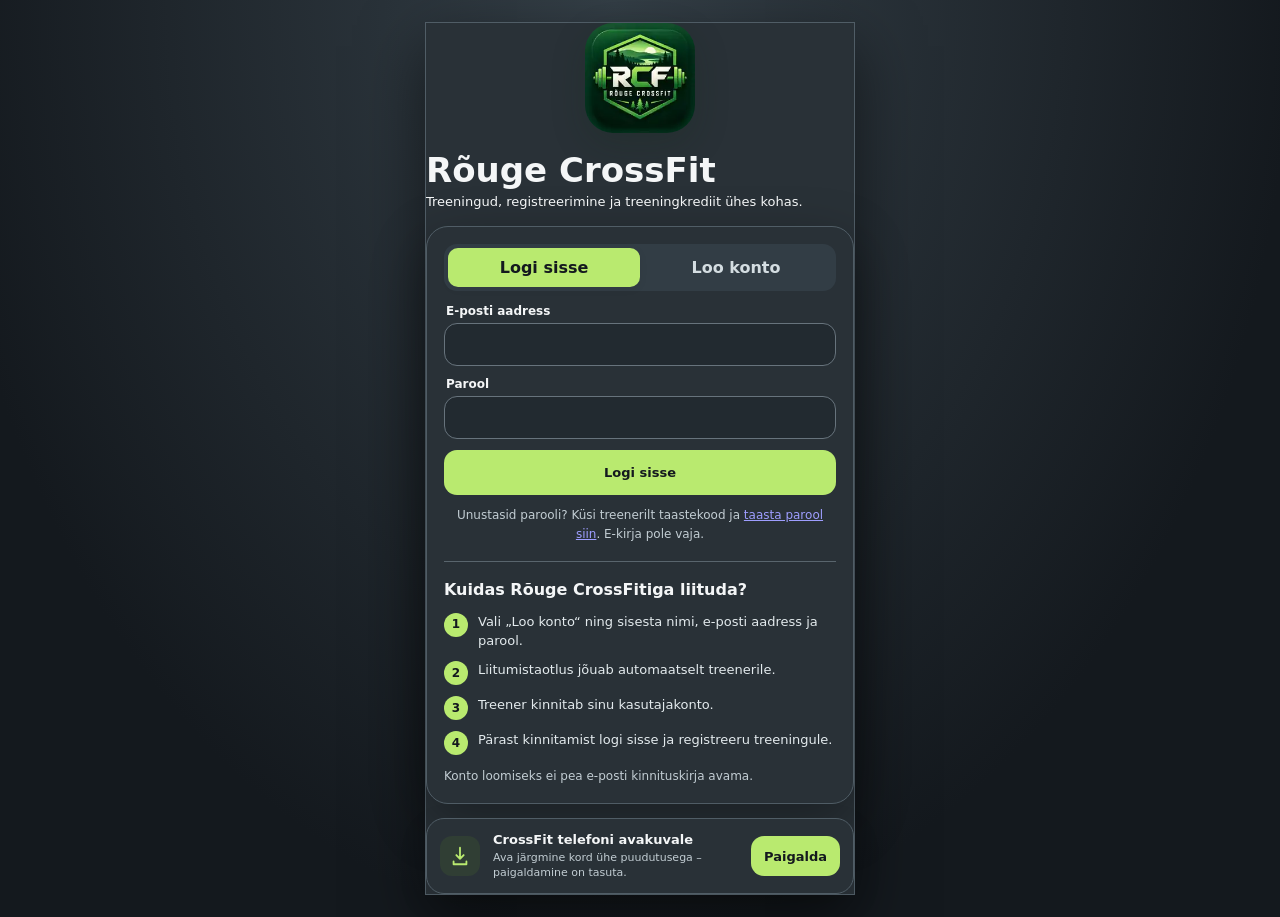
<file: index.html>
<!doctype html>
<html lang="et">
<head>
  <meta charset="utf-8">
  <meta name="viewport" content="width=device-width,initial-scale=1,viewport-fit=cover">
  <meta name="theme-color" content="#14191E">
  <meta name="application-name" content="Rõuge CrossFit">
  <meta name="mobile-web-app-capable" content="yes">
  <meta name="apple-mobile-web-app-capable" content="yes">
  <meta name="apple-mobile-web-app-status-bar-style" content="black-translucent">
  <meta name="apple-mobile-web-app-title" content="Rõuge CrossFit">
  <title>Rõuge CrossFit</title>
  <meta name="description" content="Rõuge CrossFiti treeningud ja registreerimine. Loo konto, saa treeneri kinnitus ning liitu treeningutega.">
  <link rel="canonical" href="https://karlkirch.github.io/Crossfit/">
  <meta property="og:site_name" content="Rõuge CrossFit">
  <meta property="og:type" content="website">
  <meta property="og:title" content="Rõuge CrossFit – liitu treeningutega">
  <meta property="og:description" content="Loo konto, saa treeneri kinnitus ja registreeru Rõuge CrossFiti treeningutele.">
  <meta property="og:url" content="https://karlkirch.github.io/Crossfit/?liitu=rcf20261104">
  <meta property="og:image" content="https://karlkirch.github.io/Crossfit/social-preview-rcf.png">
  <meta property="og:image:secure_url" content="https://karlkirch.github.io/Crossfit/social-preview-rcf.png">
  <meta property="og:image:type" content="image/png">
  <meta property="og:image:width" content="1200">
  <meta property="og:image:height" content="630">
  <meta property="og:image:alt" content="Rõuge CrossFiti praegune logo ja liitumiskutse">
  <meta name="twitter:card" content="summary_large_image">
  <meta name="twitter:title" content="Rõuge CrossFit – liitu treeningutega">
  <meta name="twitter:description" content="Loo konto, saa treeneri kinnitus ja registreeru treeningutele.">
  <meta name="twitter:image" content="https://karlkirch.github.io/Crossfit/social-preview-rcf.png">
  <link rel="manifest" href="./manifest.webmanifest?v=15">
  <link rel="icon" href="./icon-512-rcf-v3.png" type="image/png">
  <link rel="apple-touch-icon" sizes="192x192" href="./icon-192-rcf-v3.png">
  <link rel="stylesheet" href="./styles.css?v=25">
  <link rel="stylesheet" href="./forest-theme.css?v=13">
  <link rel="stylesheet" href="./graphite-theme.css?v=5">
  <link rel="stylesheet" href="./client-ux.css?v=9">
  <link rel="stylesheet" href="./recovery.css?v=1">
  <link rel="stylesheet" href="./attendance.css?v=2">
  <link rel="stylesheet" href="./avatar-preview.css?v=1">
  <link rel="stylesheet" href="./push-health.css?v=1">
  <link rel="stylesheet" href="./mobile-account.css?v=1">
  <link rel="stylesheet" href="./training-calendar-mobile.css?v=1">
  <link rel="stylesheet" href="./photo-archive.css?v=1">
  <link rel="stylesheet" href="./completed-roster.css?v=1">
</head>
<body>
  <div id="appRoot"></div>
  <div id="toast" class="toast" aria-live="polite"></div>
  <div id="updateBanner" class="update-banner hidden" role="status" aria-live="polite">
    <div><b>CrossFitist on uus versioon</b>
      <span id="updateStatus">Uuenda, et kasutada viimaseid muudatusi.</span>
      <a id="updateHelp" href="./uuenda.html?v=2" hidden>Paranda uuendamine</a>
    </div>
    <button id="updateNow" type="button">Uuenda</button>
  </div>
  <script src="./install-guide.js?v=4" defer></script>
  <script src="./auth-flow.js?v=8" defer></script>
  <script src="./app.js?v=99" defer></script>
  <script src="./credit-system.js?v=12" defer></script>
  <script src="./pro-features.js?v=8" defer></script>
  <script src="./wod-bank.js?v=15" defer></script>
  <script src="./wod-bank-import.js?v=7" defer></script>
  <script src="./simple-navigation.js?v=1" defer></script>
  <script src="./home-redesign.js?v=3" defer></script>
  <script src="./training-list-redesign.js?v=9" defer></script>
  <script src="./avatar-ui.js?v=2" defer></script>
  <script src="./training-detail-redesign.js?v=17" defer></script>
  <script src="./my-account-redesign.js?v=6" defer></script>
  <script src="./credit-experience.js?v=2" defer></script>
  <script src="./trainer-dashboard.js?v=1" defer></script>
  <script src="./admin-redesign.js?v=3" defer></script>
  <script src="./client-admin.js?v=1" defer></script>
  <script src="./client-directory.js?v=3" defer></script>
  <script src="./recovery-admin.js?v=1" defer></script>
  <script src="./wod-review-ui.js?v=11" defer></script>
  <script src="./training-form-redesign.js?v=7" defer></script>
  <script src="./notification-center.js?v=5" defer></script>
  <script src="./brand-home.js?v=4" defer></script>
  <script src="./cash-booking.js?v=1" defer></script>
  <script src="./message-center.js?v=3" defer></script>
  <script src="./client-preview.js?v=3" defer></script>
  <script src="./approval-system.js?v=3" defer></script>
  <script src="./attendance-stats.js?v=3" defer></script>
  <script src="./push-health.js?v=2" defer></script>
  <script src="./photo-archive.js?v=1" defer></script>
  <script src="./completed-roster.js?v=2" defer></script>
</body>
</html>
</file>
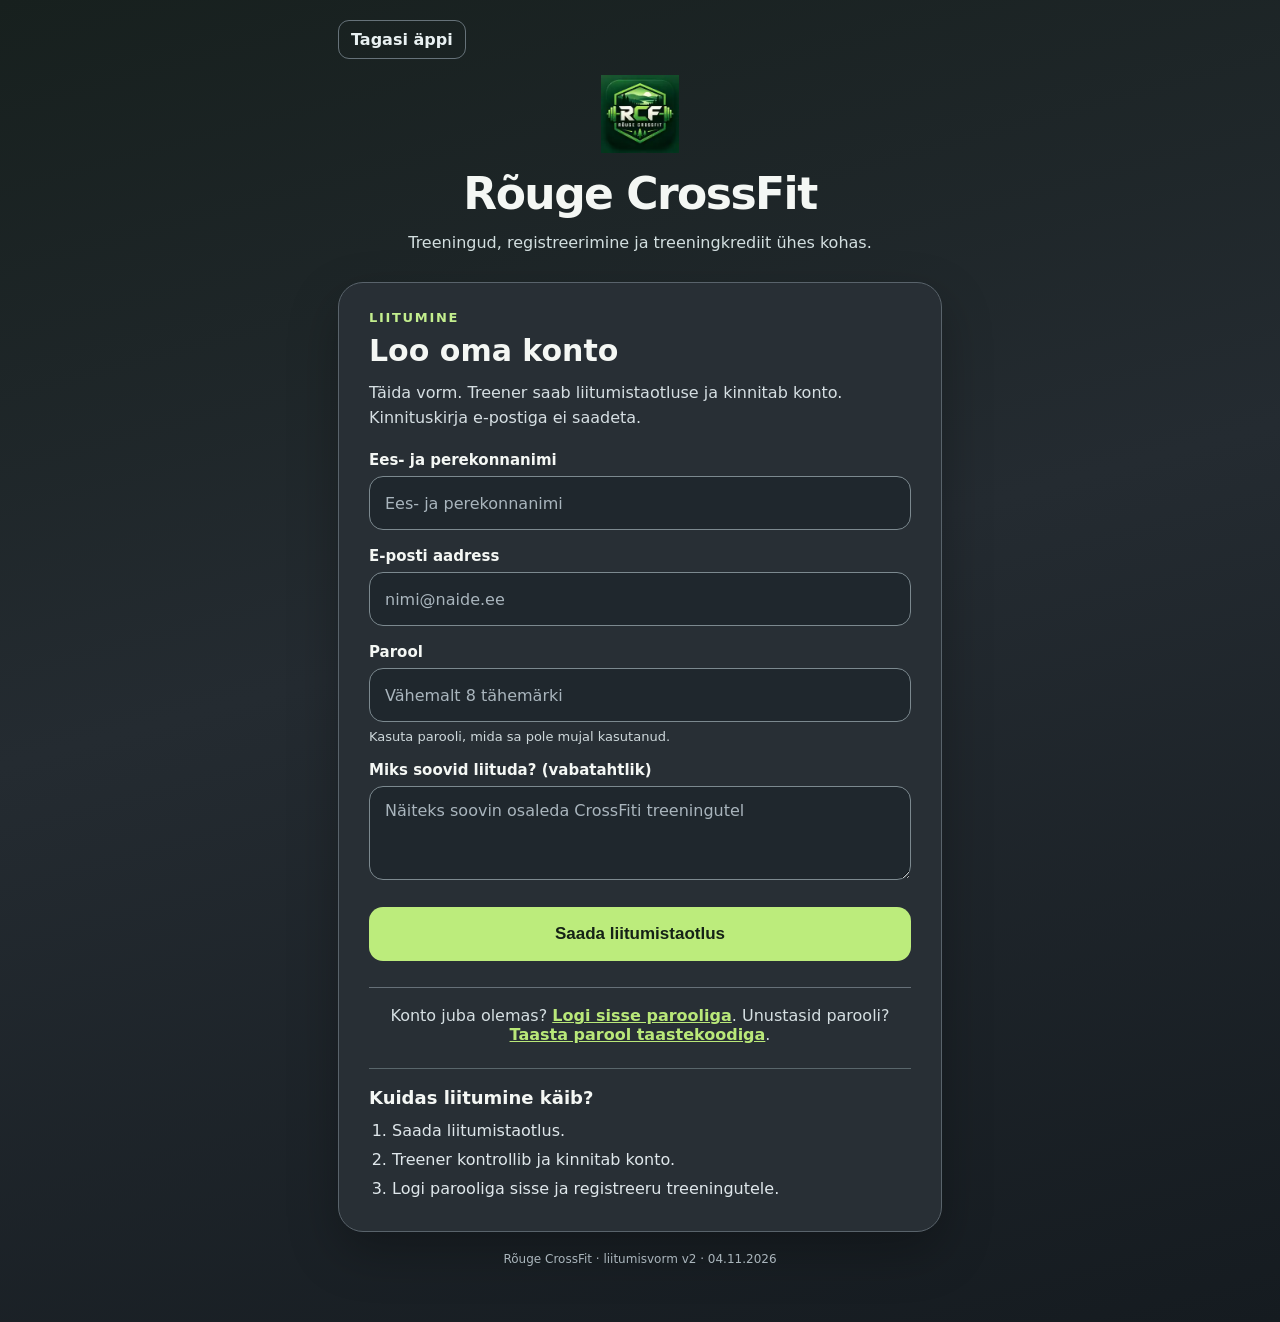
<file: liitu.html>
<!doctype html>
<html lang="et">
<head>
  <meta charset="utf-8">
  <meta name="viewport" content="width=device-width, initial-scale=1, viewport-fit=cover">
  <meta name="theme-color" content="#14191e">
  <meta name="description" content="Liitu Rõuge CrossFitiga. Täida liitumisvorm, treener kinnitab konto ja saad treeningutele registreeruda. E-posti kinnituskirja ei saadeta.">
  <meta property="og:site_name" content="Rõuge CrossFit">
  <meta property="og:type" content="website">
  <meta property="og:title" content="Rõuge CrossFit – liitu treeningutega">
  <meta property="og:description" content="Loo konto ja saada liitumistaotlus treenerile. Pärast kinnitamist saad treeningutele registreeruda.">
  <meta property="og:url" content="https://karlkirch.github.io/Crossfit/liitu.html">
  <meta property="og:image" content="https://karlkirch.github.io/Crossfit/social-preview-rcf.png">
  <meta property="og:image:type" content="image/png">
  <meta property="og:image:width" content="1200">
  <meta property="og:image:height" content="630">
  <meta name="twitter:card" content="summary_large_image">
  <meta name="twitter:image" content="https://karlkirch.github.io/Crossfit/social-preview-rcf.png">
  <title>Liitu Rõuge CrossFitiga</title>
  <link rel="icon" type="image/png" href="./icon-192.png?v=2">
  <link rel="stylesheet" href="./liitu.css?v=1">
  <script src="./liitu.js?v=1" defer></script>
</head>
<body>
  <main class="join-shell">
    <a class="join-back" href="./">Tagasi äppi</a>
    <header class="join-header">
      <img src="./brand-rcf.webp" alt="Rõuge CrossFit" width="78" height="78">
      <h1>Rõuge CrossFit</h1>
      <p>Treeningud, registreerimine ja treeningkrediit ühes kohas.</p>
    </header>
    <section class="join-panel" aria-labelledby="join-title">
      <p class="join-kicker">LIITUMINE</p>
      <h2 id="join-title">Loo oma konto</h2>
      <p class="join-desc">Täida vorm. Treener saab liitumistaotluse ja kinnitab konto. Kinnituskirja e-postiga ei saadeta.</p>
      <div id="join-feedback" role="status" aria-live="polite"></div>
      <form id="join-form" novalidate>
        <label for="join-name">Ees- ja perekonnanimi</label>
        <input id="join-name" type="text" name="name" autocomplete="name" minlength="2" maxlength="120" required placeholder="Ees- ja perekonnanimi">
        <label for="join-email">E-posti aadress</label>
        <input id="join-email" type="email" name="email" inputmode="email" autocomplete="email" maxlength="254" required placeholder="nimi@naide.ee">
        <label for="join-password">Parool</label>
        <input id="join-password" type="password" name="password" autocomplete="new-password" minlength="8" maxlength="128" required placeholder="Vähemalt 8 tähemärki">
        <p class="join-hint">Kasuta parooli, mida sa pole mujal kasutanud.</p>
        <label for="join-reason">Miks soovid liituda? (vabatahtlik)</label>
        <textarea id="join-reason" name="reason" maxlength="300" rows="3" placeholder="Näiteks soovin osaleda CrossFiti treeningutel"></textarea>
        <button type="submit" id="join-submit">Saada liitumistaotlus</button>
      </form>
      <div id="join-success" hidden>
        <h3>Liitumistaotlus saadetud</h3>
        <p>Treener kinnitab sinu konto. Pärast kinnitamist saad e-posti aadressi ja parooliga sisse logida. E-kirja kinnitamine ei ole vajalik.</p>
        <a class="join-button-link" href="./">Ava sisselogimine</a>
      </div>
      <div class="join-divider"></div>
      <p class="join-existing">Konto juba olemas? <a href="./">Logi sisse parooliga</a>. Unustasid parooli? <a href="./taasta.html">Taasta parool taastekoodiga</a>.</p>
      <section class="join-steps" aria-labelledby="join-steps-title">
        <h3 id="join-steps-title">Kuidas liitumine käib?</h3>
        <ol>
          <li>Saada liitumistaotlus.</li>
          <li>Treener kontrollib ja kinnitab konto.</li>
          <li>Logi parooliga sisse ja registreeru treeningutele.</li>
        </ol>
      </section>
    </section>
    <p class="join-version">Rõuge CrossFit · liitumisvorm v2 · 04.11.2026</p>
  </main>
</body>
</html>
</file>
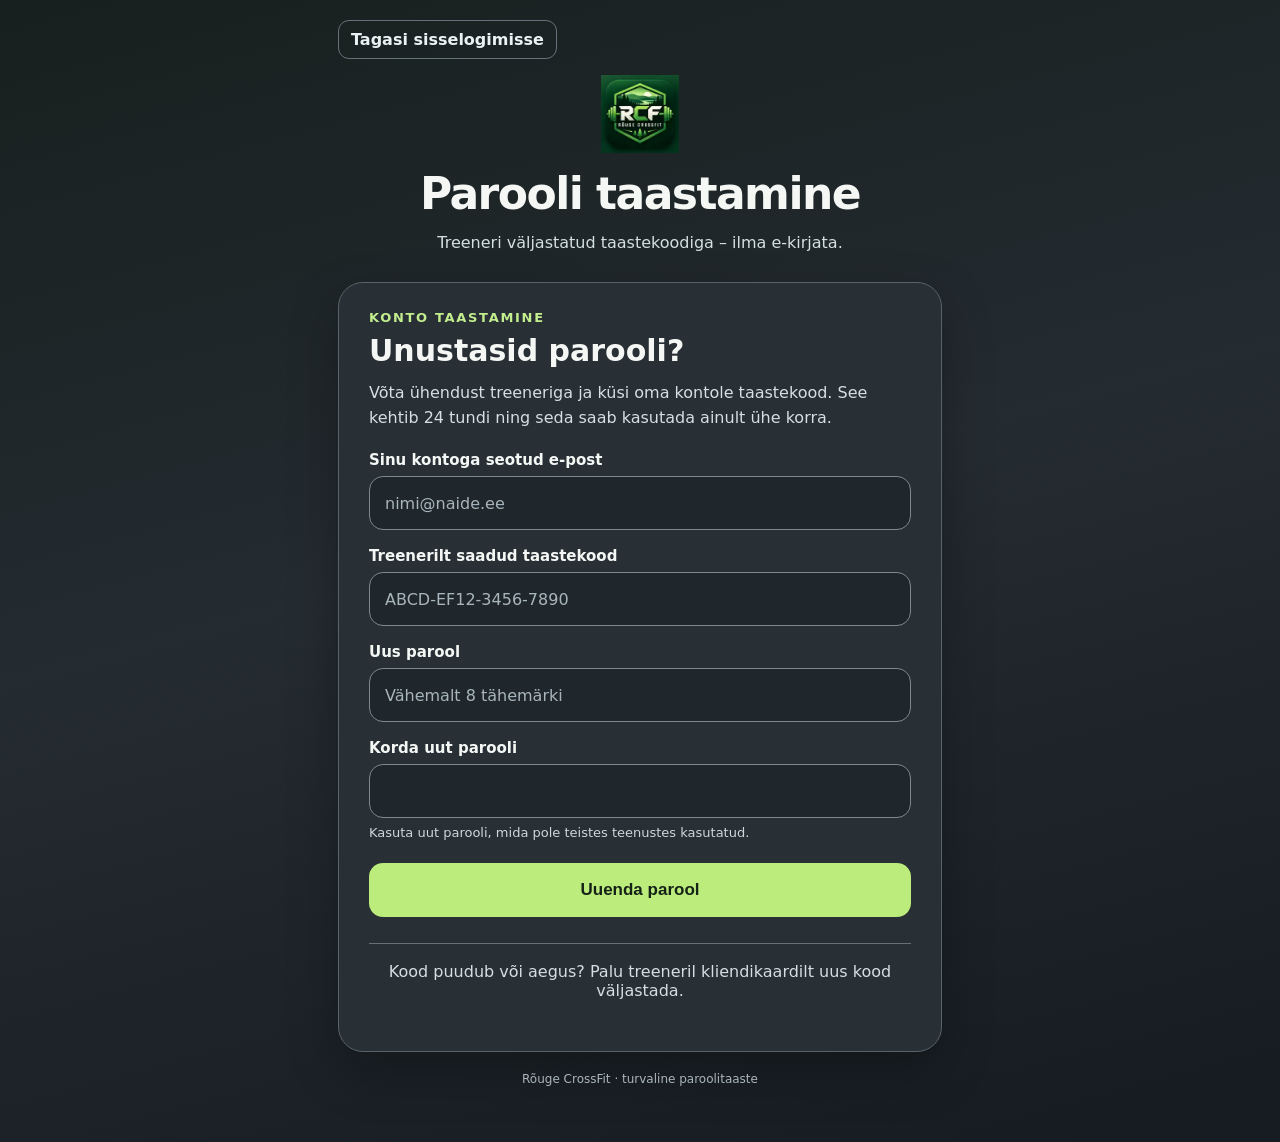
<file: taasta.html>
<!doctype html>
<html lang="et">
<head>
  <meta charset="utf-8">
  <meta name="viewport" content="width=device-width,initial-scale=1,viewport-fit=cover">
  <meta name="theme-color" content="#14191e">
  <title>Taasta parool – Rõuge CrossFit</title>
  <meta name="description" content="Taasta Rõuge CrossFiti parool treenerilt saadud ühekordse taastekoodiga. E-posti kinnituskirja pole vaja.">
  <link rel="icon" type="image/png" href="./icon-192.png?v=2">
  <link rel="stylesheet" href="./liitu.css?v=1">
  <script src="./taasta.js?v=1" defer></script>
</head>
<body>
<main class="join-shell">
  <a class="join-back" href="./">Tagasi sisselogimisse</a>
  <header class="join-header">
    <img src="./brand-rcf.webp" alt="Rõuge CrossFit" width="78" height="78">
    <h1>Parooli taastamine</h1>
    <p>Treeneri väljastatud taastekoodiga – ilma e-kirjata.</p>
  </header>
  <section class="join-panel">
    <p class="join-kicker">KONTO TAASTAMINE</p>
    <h2>Unustasid parooli?</h2>
    <p class="join-desc">Võta ühendust treeneriga ja küsi oma kontole taastekood. See kehtib 24 tundi ning seda saab kasutada ainult ühe korra.</p>
    <div id="reset-feedback" role="status" aria-live="polite"></div>
    <form id="reset-form">
      <label for="reset-email">Sinu kontoga seotud e-post</label>
      <input id="reset-email" type="email" autocomplete="email" inputmode="email" maxlength="254" placeholder="nimi@naide.ee" required>
      <label for="reset-code">Treenerilt saadud taastekood</label>
      <input id="reset-code" type="text" autocomplete="off" autocapitalize="characters" maxlength="19" minlength="16" pattern="[A-Fa-f0-9-]{16,19}" placeholder="ABCD-EF12-3456-7890" required>
      <label for="reset-password">Uus parool</label>
      <input id="reset-password" type="password" autocomplete="new-password" minlength="8" maxlength="128" placeholder="Vähemalt 8 tähemärki" required>
      <label for="reset-confirm">Korda uut parooli</label>
      <input id="reset-confirm" type="password" autocomplete="new-password" minlength="8" maxlength="128" required>
      <p class="join-hint">Kasuta uut parooli, mida pole teistes teenustes kasutatud.</p>
      <button type="submit" id="reset-submit">Uuenda parool</button>
    </form>
    <div id="reset-success" hidden>
      <h3>Parool on uuendatud</h3>
      <p>Saad nüüd uue parooliga Rõuge CrossFiti äppi sisse logida. Taastekoodi uuesti kasutada ei saa.</p>
      <a class="join-button-link" href="./">Logi sisse</a>
    </div>
    <div class="join-divider"></div>
    <p class="join-existing">Kood puudub või aegus? Palu treeneril kliendikaardilt uus kood väljastada.</p>
  </section>
  <p class="join-version">Rõuge CrossFit · turvaline paroolitaaste</p>
</main>
</body>
</html>
</file>
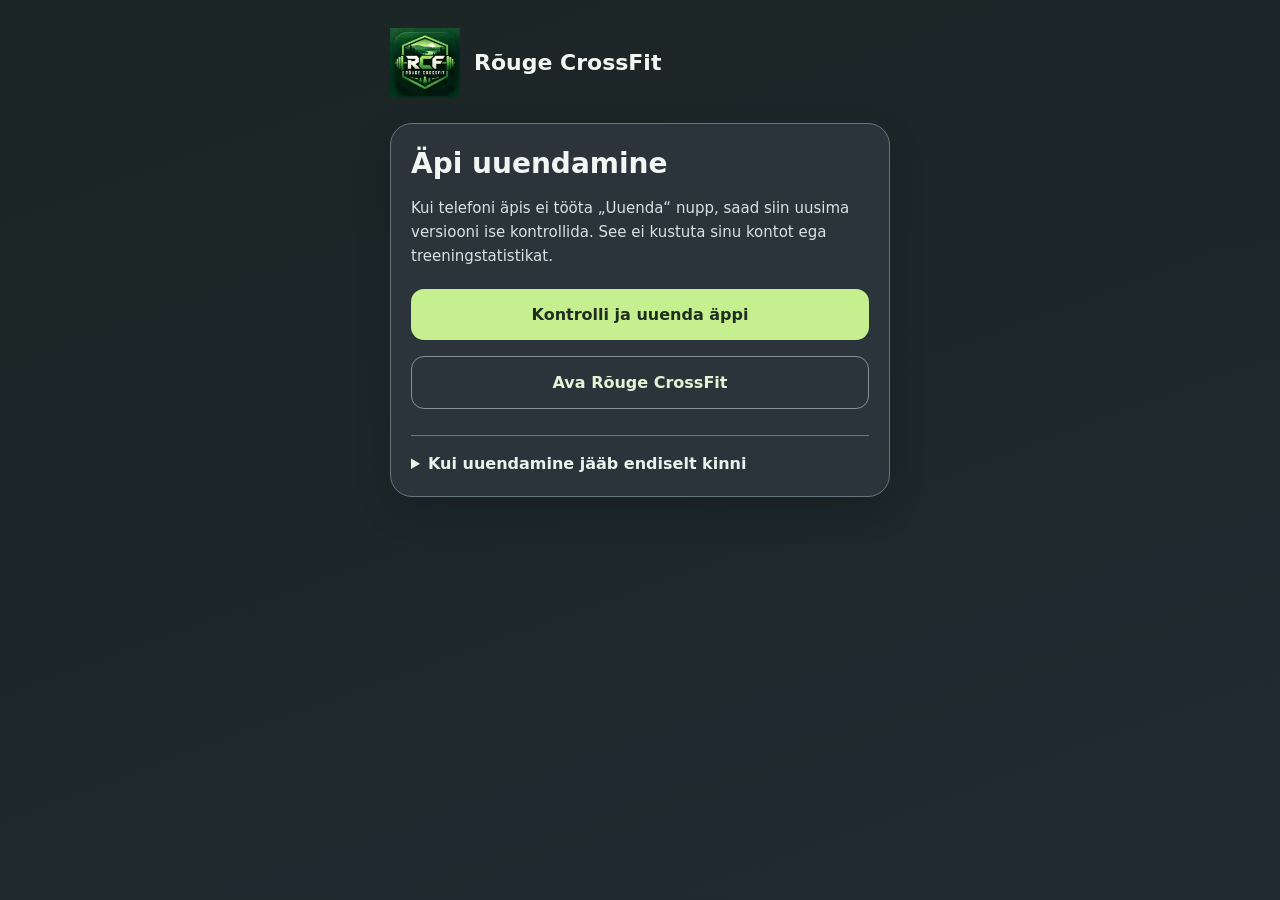
<file: uuenda.html>
<!doctype html>
<html lang="et">
<head>
  <meta charset="utf-8">
  <meta name="viewport" content="width=device-width,initial-scale=1,viewport-fit=cover">
  <meta name="theme-color" content="#14191e">
  <title>Uuenda Rõuge CrossFiti äppi</title>
  <style>
    :root{font-family:system-ui,-apple-system,"Segoe UI",sans-serif;color-scheme:dark;color:#f1f6f3;background:#171e23}
    *{box-sizing:border-box}
    body{margin:0;min-height:100vh;background:linear-gradient(160deg,#1b2524,#202a32);padding:env(safe-area-inset-top) 14px env(safe-area-inset-bottom)}
    main{max-width:500px;margin:0 auto;padding:20px 0 45px}
    .panel{background:#2a343a;border:1px solid #67767c;border-radius:22px;padding:23px 20px;box-shadow:0 14px 35px #0003}
    .brand{display:flex;align-items:center;gap:14px;margin:8px 0 25px}
    .brand img{width:70px;height:70px;object-fit:contain}
    .brand strong{font-size:22px;line-height:1.2}
    h1{font-size:28px;line-height:1.2;margin:0 0 14px}
    p{font-size:15px;line-height:1.6;color:#d5e3e4}
    button,.back{display:block;width:100%;font:inherit;font-weight:750;border-radius:13px;text-align:center;padding:16px 12px;min-height:50px}
    button{border:0;background:#c6ef90;color:#202e20;cursor:pointer;margin-top:21px}
    button:disabled{opacity:.65;cursor:progress}
    .back{margin-top:16px;color:#e5f3d5;border:1px solid #83939b;text-decoration:none}
    #feedback{min-height:0;margin:15px 0 0;border-radius:10px;padding:0;font-size:14px;line-height:1.5}
    #feedback:not(:empty){padding:13px;border:1px solid #8da4a5;background:#37484b}
    #feedback.error{border-color:#d2a4a4;background:#4b3338;color:#fff}
    details{margin-top:26px;padding-top:18px;border-top:1px solid #67767c}
    summary{cursor:pointer;font-weight:750;color:#e8f4eb}
    details button{background:#e3ebd5}
    small{color:#c5d4d7;line-height:1.5;display:block;margin-top:12px}
  </style>
</head>
<body>
<main>
  <div class="brand">
    <img src="./icon-512-rcf.webp" alt="Rõuge CrossFit" width="70" height="70">
    <strong>Rõuge CrossFit</strong>
  </div>
  <section class="panel">
    <h1>Äpi uuendamine</h1>
    <p>Kui telefoni äpis ei tööta „Uuenda“ nupp, saad siin uusima versiooni ise kontrollida. See ei kustuta sinu kontot ega treeningstatistikat.</p>
    <button id="tryUpdate" type="button">Kontrolli ja uuenda äppi</button>
    <p id="feedback" role="status" aria-live="polite"></p>
    <a class="back" href="./?ava=uuendatud">Ava Rõuge CrossFit</a>
    <details>
      <summary>Kui uuendamine jääb endiselt kinni</summary>
      <p>Taasta ainult Rõuge CrossFiti veebirakenduse vahemälu ja teenusetöötaja. Serveris olevad andmed ja parool ei muutu. Vajaduse korral tuleb tõuketeavitused uuesti lubada.</p>
      <button id="resetUpdate" type="button">Paranda vahemälu ja ava äpp</button>
      <small>Kasuta seda valikut ainult siis, kui tavaline uuendamine ei aita. Internetiühendus peab olema sees.</small>
    </details>
  </section>
</main>
<script>
(function(){
  'use strict';
  const btn=document.getElementById('tryUpdate');
  const reset=document.getElementById('resetUpdate');
  const feedback=document.getElementById('feedback');
  const newWorker='./sw.js';
  function status(text,error){
    feedback.textContent=text;
    feedback.classList.toggle('error',Boolean(error));
  }
  function openLatest(){
    location.replace('./?parandatud='+Date.now());
  }
  function readyWorker(reg,limitMs){
    const worker=reg.waiting||reg.installing;
    if(!worker||worker.state==='redundant')return Promise.resolve(null);
    if(worker.state==='installed')return Promise.resolve(reg.waiting||worker);
    return new Promise(resolve=>{
      let settled=false;
      const done=ready=>{
        if(settled)return;
        settled=true;
        clearTimeout(timer);
        worker.removeEventListener('statechange',change);
        resolve(ready);
      };
      const change=()=>{
        if(worker.state==='installed')done(reg.waiting||worker);
        if(worker.state==='redundant')done(null);
      };
      const timer=setTimeout(()=>done(null),limitMs);
      worker.addEventListener('statechange',change);
    });
  }
  btn.addEventListener('click',async()=>{
    if(btn.disabled)return;
    btn.disabled=true;
    status('Kontrollin uusimat versiooni…',false);
    try{
      if(navigator.onLine===false)throw new Error('Internetiühendus puudub. Lülita Wi-Fi või mobiilne andmeside sisse.');
      if(!('serviceWorker' in navigator)){
        status('Selles brauseris ei ole teenusetöötajat. Avan värske veebiversiooni.',false);
        openLatest();
        return;
      }
      const reg=await navigator.serviceWorker.register(newWorker,{scope:'./',updateViaCache:'none'});
      await reg.update();
      const waiting=reg.waiting||await readyWorker(reg,15000);
      if(waiting){
        status('Uus versioon leitud. Aktiveerin uuendust…',false);
        const switched=new Promise(resolve=>{
          const timer=setTimeout(()=>resolve(false),9000);
          navigator.serviceWorker.addEventListener('controllerchange',()=>{
            clearTimeout(timer);
            resolve(true);
          },{once:true});
        });
        waiting.postMessage({type:'SKIP_WAITING'});
        const success=await switched;
        if(!success && reg.waiting){
          status('Uuendus jäi ootele. Ava allpool valik „Kui uuendamine jääb endiselt kinni“.',true);
          return;
        }
      }
      status('Uuenduse kontroll lõppes. Avan äpi uuesti…',false);
      openLatest();
    }catch(error){
      status(error?.message||'Uuendamine ebaõnnestus. Proovi vahemälu parandamist.',true);
    }finally{btn.disabled=false}
  });
  reset.addEventListener('click',async()=>{
    if(reset.disabled)return;
    if(navigator.onLine===false){
      status('Vahemälu parandamiseks lülita internet sisse.',true);
      return;
    }
    if(!confirm('Taastan ainult Rõuge CrossFiti äpi kohalikud failid. Tõuketeavitused võib olla vaja uuesti lubada. Kas jätkan?'))return;
    reset.disabled=true;
    status('Eemaldan vana äpivahemälu ja laadin värske versiooni…',false);
    try{
      if('serviceWorker' in navigator){
        const reg=await navigator.serviceWorker.getRegistration('./');
        const scope=new URL('./',location.href).href;
        if(reg && reg.scope===scope)await reg.unregister();
      }
      if('caches' in window){
        const keys=await caches.keys();
        await Promise.all(keys.filter(name=>/^crossfit-app-v\d+$/.test(name))
          .map(name=>caches.delete(name)));
      }
      // Äpi sisselogimist (localStorage), teisi rakendusi ja andmebaasi ei puutu.
      openLatest();
    }catch(error){
      status('Taastamine ebaõnnestus: '+(error?.message||'Tundmatu viga'),true);
    }finally{reset.disabled=false}
  });
})();
</script>
</body>
</html>
</file>
<file: styles.css>
:root{
  /* CrossFiti saali värvipalett */
  --bg:#F4F4EE;
  --card:#FFFFFF;
  --text:#202A22;
  --muted:#626F64;
  --line:#DCE4D9;
  --dark:#2E2E2E;
  --dark2:#405344;
  --accent:#556B4F;
  --accent-hover:#465A40;
  --accent-soft:#E9EFE5;
  --sage:#7A8F6B;
  --green:#286342;
  --green-soft:#E7F3E9;
  --amber:#895D20;
  --amber-soft:#FFF2D9;
  --red:#A03D42;
  --red-soft:#FCEBED;
  --blue:#315F81;
  --blue-soft:#E8F1F7;
  --shadow:0 8px 24px rgba(32,48,36,.055);
  --nav-h:74px;
}
*{box-sizing:border-box}
html,body{margin:0;min-height:100%;background:#E6EBE2;color:var(--text);color-scheme:light;font-family:system-ui,-apple-system,BlinkMacSystemFont,"Segoe UI",sans-serif;-webkit-font-smoothing:antialiased}
body{overscroll-behavior-y:none}
button,input,select,textarea{font:inherit}
button{cursor:pointer;-webkit-tap-highlight-color:transparent}
button:disabled{cursor:not-allowed;opacity:.55}
.hidden{display:none!important}
.app-shell{width:min(760px,100%);min-height:100dvh;margin:0 auto;background:var(--bg);padding-bottom:calc(var(--nav-h) + env(safe-area-inset-bottom))}
.topbar{position:sticky;top:0;z-index:40;display:flex;align-items:center;justify-content:space-between;gap:12px;padding:calc(11px + env(safe-area-inset-top)) 16px 11px;background:rgba(244,244,238,.96);color:var(--text);border-bottom:1px solid var(--line);box-shadow:0 3px 16px rgba(32,48,36,.045);backdrop-filter:blur(12px)}
.brand-wrap{display:flex;align-items:center;gap:10px;min-width:0}.brand-mark{width:38px;height:38px;border-radius:12px;display:grid;place-items:center;background:var(--accent);color:#fff;font-size:14px;font-weight:950;letter-spacing:-.3px}.brand{font-size:18px;font-weight:950;line-height:1.05}.brand-sub{margin-top:2px;color:var(--muted);font-size:11px;font-weight:700;white-space:nowrap;overflow:hidden;text-overflow:ellipsis}.top-action{border:1px solid var(--line);background:#fff;color:var(--accent);border-radius:12px;min-height:38px;padding:0 11px;font-weight:800;font-size:12px}
.main{padding:15px 15px 24px}
.page-head{display:flex;align-items:flex-end;justify-content:space-between;gap:12px;margin:4px 1px 14px}.page-title{margin:0;font-size:25px;line-height:1.05;letter-spacing:-.5px}.page-sub{margin-top:5px;color:var(--muted);font-size:13px;line-height:1.45}.page-action{border:0;border-radius:12px;background:var(--accent);color:#fff;min-height:40px;padding:0 13px;font-weight:900;font-size:12px;white-space:nowrap}
.hero{position:relative;overflow:hidden;border-radius:24px;background:linear-gradient(140deg,#354436,#63785A);color:#fff;padding:20px;box-shadow:0 12px 32px rgba(39,64,41,.17);margin-bottom:14px}.hero:after{content:"";position:absolute;width:170px;height:170px;border-radius:50%;background:rgba(255,255,255,.085);right:-55px;top:-72px}.hero-kicker{position:relative;z-index:1;color:#E6EDE0;font-size:11px;font-weight:850;letter-spacing:.5px;text-transform:uppercase}.hero h1{position:relative;z-index:1;margin:6px 0 5px;font-size:27px;line-height:1.08}.hero p{position:relative;z-index:1;margin:0;color:#E9EFE5;font-size:13px;line-height:1.45}.hero-actions{position:relative;z-index:1;display:flex;gap:8px;flex-wrap:wrap;margin-top:14px}
.btn{border:0;border-radius:13px;min-height:45px;padding:0 14px;font-weight:850;font-size:13px;transition:background-color .15s ease,box-shadow .15s ease}.btn-primary{background:var(--accent);color:#fff}.btn-primary:hover,.page-action:hover{background:var(--accent-hover)}.btn-dark{background:var(--dark);color:#fff}.btn-soft{background:var(--accent-soft);color:var(--accent-hover)}.btn-outline{background:#fff;border:1px solid var(--line);color:var(--accent-hover)}.btn-danger{background:var(--red-soft);color:var(--red)}.btn-green{background:var(--green-soft);color:var(--green)}.btn-block{width:100%}.btn-sm{min-height:36px;padding:0 10px;font-size:11px}.btn-link{border:0;background:none;padding:0;color:var(--accent);font-weight:850;font-size:12px}
.card{background:var(--card);border:1px solid var(--line);border-radius:19px;padding:15px;box-shadow:var(--shadow)}.card+.card{margin-top:10px}.card-title-row{display:flex;align-items:flex-start;justify-content:space-between;gap:12px}.card-title{font-size:15px;font-weight:950}.card-sub{margin-top:3px;color:var(--muted);font-size:12px;line-height:1.45}
.section{display:flex;align-items:center;justify-content:space-between;gap:10px;margin:20px 2px 9px}.section h2{margin:0;font-size:17px}.section small{color:var(--muted);font-size:11px}
.metric-grid{display:grid;grid-template-columns:repeat(3,1fr);gap:8px;margin-bottom:14px}.metric{background:#fff;border:1px solid var(--line);border-radius:16px;padding:12px 10px;box-shadow:var(--shadow)}.metric b{display:block;font-size:21px;line-height:1}.metric span{display:block;margin-top:5px;color:var(--muted);font-size:11px;line-height:1.3}
.stack{display:grid;gap:10px}.training-card{background:#fff;border:1px solid var(--line);border-radius:18px;padding:15px;box-shadow:var(--shadow);transition:.15s transform}.training-card:active{transform:scale(.995)}.training-top{display:flex;align-items:flex-start;justify-content:space-between;gap:10px}.training-title{font-size:16px;font-weight:950}.training-time{margin-top:3px;color:var(--muted);font-size:13px}.training-meta{display:flex;gap:6px;flex-wrap:wrap;margin-top:9px}.training-actions{display:flex;gap:8px;flex-wrap:wrap;margin-top:12px}.training-actions .btn{flex:1;min-width:120px}
.progress{height:7px;border-radius:999px;background:#E4EBDD;overflow:hidden;margin-top:10px}.progress span{display:block;height:100%;background:var(--accent);border-radius:999px}.progress.green span{background:var(--green)}
.pill{display:inline-flex;align-items:center;gap:4px;border-radius:999px;padding:5px 8px;background:#EBEFE9;color:#46594A;font-size:11px;font-weight:850;white-space:nowrap}.pill.green{background:var(--green-soft);color:var(--green)}.pill.red{background:var(--red-soft);color:var(--red)}.pill.amber{background:var(--amber-soft);color:var(--amber)}.pill.blue{background:var(--blue-soft);color:var(--blue)}.pill.dark{background:#252b28;color:#fff}
.empty{text-align:center;padding:28px 18px;border:1px dashed #cfd7d2;border-radius:18px;background:#fafbfa;color:var(--muted);font-size:12px}
.segment{display:flex;background:#E7EBE2;border-radius:13px;padding:4px;margin-bottom:12px}.segment button{flex:1;border:0;background:transparent;border-radius:10px;min-height:37px;color:#586A5B;font-weight:850;font-size:12px}.segment button.on{background:var(--accent);color:#fff;box-shadow:0 2px 10px rgba(32,48,36,.12)}
.bottom-nav{position:fixed;z-index:80;left:50%;transform:translateX(-50%);bottom:0;width:min(760px,100%);height:calc(var(--nav-h) + env(safe-area-inset-bottom));padding:7px 6px calc(7px + env(safe-area-inset-bottom));display:grid;grid-template-columns:repeat(5,1fr);background:rgba(250,251,247,.97);border-top:1px solid var(--line);box-shadow:0 -7px 24px rgba(20,30,24,.06);backdrop-filter:blur(14px)}.nav-btn{position:relative;border:0;background:transparent;border-radius:13px;color:#667266;display:flex;flex-direction:column;align-items:center;justify-content:center;gap:2px;font-size:10px;font-weight:800}.nav-btn svg{width:21px;height:21px;stroke:currentColor;fill:none;stroke-width:2;stroke-linecap:round;stroke-linejoin:round}.nav-btn.on{color:var(--accent);background:var(--accent-soft)}.nav-badge{position:absolute;top:4px;left:calc(50% + 7px);min-width:16px;height:16px;padding:0 4px;border-radius:999px;display:grid;place-items:center;background:var(--accent);color:#fff;font-size:8px;font-weight:950;border:2px solid #fff}
.fab{position:fixed;z-index:85;right:max(18px,calc((100vw - 760px)/2 + 18px));bottom:calc(var(--nav-h) + 15px + env(safe-area-inset-bottom));width:52px;height:52px;border:0;border-radius:17px;background:var(--accent);color:#fff;box-shadow:0 10px 30px rgba(54,84,54,.29);font-size:25px;font-weight:500}
.form{display:grid;gap:11px}.field label{display:block;margin:0 0 5px 2px;color:#344439;font-size:12px;font-weight:850}.field input,.field select,.field textarea{width:100%;border:1px solid #CFDACE;border-radius:13px;background:#fff;color:var(--text);padding:11px 12px;outline:none}.field input:focus,.field select:focus,.field textarea:focus{border-color:var(--sage);box-shadow:0 0 0 3px rgba(122,143,107,.19)}.field textarea{min-height:88px;resize:vertical}.field-help{margin-top:4px;color:var(--muted);font-size:10px}.form-grid{display:grid;grid-template-columns:1fr 1fr;gap:9px}.form-actions{display:flex;gap:8px;flex-wrap:wrap;margin-top:4px}.form-actions .btn{flex:1}
.sheet-backdrop{position:fixed;z-index:120;inset:0;display:flex;align-items:flex-end;justify-content:center;background:#0008;padding:12px 10px calc(10px + env(safe-area-inset-bottom));animation:fadeIn .12s ease}.sheet{width:min(720px,100%);max-height:92dvh;overflow:auto;border-radius:24px 24px 18px 18px;background:var(--bg);box-shadow:0 25px 70px #0007}.sheet-head{position:sticky;top:0;z-index:2;display:flex;align-items:center;justify-content:space-between;gap:12px;padding:14px 15px;background:rgba(244,244,238,.97);border-bottom:1px solid var(--line);backdrop-filter:blur(12px)}.sheet-title{font-size:18px;font-weight:950}.sheet-close{width:39px;height:39px;border:0;border-radius:50%;background:var(--accent-soft);color:var(--accent-hover);font-size:22px}.sheet-body{padding:14px 15px 18px}
.detail-hero{background:linear-gradient(135deg,#354436,#5E7457);color:#fff;border-radius:20px;padding:17px}.detail-date{color:#c9d1cc;font-size:12px}.detail-hero h2{margin:5px 0 3px;font-size:24px}.detail-stats{display:grid;grid-template-columns:repeat(3,1fr);gap:7px;margin-top:13px}.detail-stat{background:#ffffff12;border:1px solid #ffffff14;border-radius:13px;padding:10px}.detail-stat b{display:block;font-size:18px}.detail-stat span{display:block;margin-top:3px;color:#c4ccc7;font-size:9px}.detail-block{margin-top:12px;background:#fff;border:1px solid var(--line);border-radius:17px;padding:14px}.detail-block h3{margin:0 0 8px;font-size:14px}.detail-text{font-size:13px;line-height:1.6;color:#354337;white-space:pre-wrap}.person-list{display:grid;gap:8px}.person{display:flex;align-items:flex-start;justify-content:space-between;gap:10px;padding:9px 0;border-bottom:1px solid #edf1ef}.person:last-child{border-bottom:0}.person-name{font-size:12px;font-weight:900}.person-meta{margin-top:3px;color:var(--muted);font-size:10px}.person-actions{display:flex;gap:5px;flex-wrap:wrap;justify-content:flex-end}
.package-card{border:1px solid var(--line);border-radius:17px;background:#fff;padding:14px}.package-top{display:flex;justify-content:space-between;gap:10px}.package-name{font-weight:950}.package-meta{margin-top:4px;color:var(--muted);font-size:11px}.package-balance{font-size:20px;font-weight:950;color:var(--accent);white-space:nowrap}.package-grid{display:grid;grid-template-columns:repeat(2,1fr);gap:8px;margin-top:10px}.package-chip{background:#F0F3EC;border-radius:12px;padding:9px}.package-chip b{display:block;font-size:13px}.package-chip span{color:var(--muted);font-size:9px}
.client-card{background:#fff;border:1px solid var(--line);border-radius:18px;padding:14px;box-shadow:var(--shadow)}.client-top{display:flex;align-items:flex-start;justify-content:space-between;gap:10px}.client-name{font-weight:950}.client-meta{margin-top:3px;color:var(--muted);font-size:10px}.client-summary{display:flex;gap:6px;flex-wrap:wrap;margin-top:9px}.client-actions{display:flex;gap:8px;margin-top:11px}.client-actions .btn{flex:1}
.notification{display:flex;gap:11px;background:#fff;border:1px solid var(--line);border-radius:17px;padding:13px}.notification.unread{border-color:#BDCFB5;background:#F8FBF6}.notif-dot{flex:0 0 9px;width:9px;height:9px;border-radius:50%;background:var(--accent);margin-top:5px}.notif-dot.read{background:#d5dbd7}.notif-title{font-size:12px;font-weight:950}.notif-body{margin-top:3px;color:#4b5650;font-size:11px;line-height:1.45}.notif-time{margin-top:5px;color:var(--muted);font-size:9px}
.quick-grid{display:grid;grid-template-columns:repeat(3,1fr);gap:8px}.quick{border:1px solid var(--line);border-radius:16px;background:#fff;padding:13px 10px;text-align:left;box-shadow:var(--shadow)}.quick svg{width:22px;height:22px;stroke:var(--accent);fill:none;stroke-width:2}.quick b{display:block;margin-top:9px;font-size:11px}.quick span{display:block;margin-top:2px;color:var(--muted);font-size:9px;line-height:1.3}
.menu-list{display:grid;gap:8px}.menu-item{display:flex;align-items:center;justify-content:space-between;gap:10px;width:100%;border:1px solid var(--line);border-radius:15px;background:#fff;padding:13px 14px;text-align:left}.menu-main{display:flex;align-items:center;gap:11px}.menu-icon{width:35px;height:35px;border-radius:11px;display:grid;place-items:center;background:var(--accent-soft);color:var(--accent)}.menu-icon svg{width:18px;height:18px;stroke:currentColor;fill:none;stroke-width:2}.menu-label{font-size:12px;font-weight:900}.menu-desc{margin-top:2px;color:var(--muted);font-size:9px}.chev{color:#9ca49f;font-size:18px}
.auth{min-height:100dvh;display:flex;align-items:center;padding:22px;background:radial-gradient(circle at 85% 10%,rgba(122,143,107,.30),transparent 30%),linear-gradient(145deg,#24332A,#3F5440)}.auth-box{width:min(430px,100%);margin:auto}.auth-logo{width:64px;height:64px;border-radius:20px;background:var(--sage);display:grid;place-items:center;color:#fff;font-weight:950;font-size:20px;box-shadow:0 12px 34px rgba(20,40,22,.22)}.auth h1{margin:17px 0 4px;color:#fff;font-size:34px}.auth-intro{margin:0 0 17px;color:#E1EBDD;font-size:13px}.auth-card{background:#fff;border-radius:22px;padding:17px;box-shadow:0 18px 55px #0005}.tabs{display:flex;background:#E9EFE5;padding:4px;border-radius:13px;margin-bottom:13px}.tabs button{flex:1;border:0;background:transparent;border-radius:10px;min-height:39px;font-weight:850;color:#536950}.tabs button.on{background:#fff;color:var(--text);box-shadow:0 2px 9px #00000010}.notice{padding:10px 11px;border-radius:11px;background:var(--green-soft);color:#285D40;font-size:12px;line-height:1.45;margin-bottom:10px}.notice.bad{background:var(--red-soft);color:#85383e}
.toast{position:fixed;z-index:200;left:50%;top:calc(12px + env(safe-area-inset-top));transform:translate(-50%,-18px);opacity:0;pointer-events:none;max-width:min(420px,calc(100% - 24px));padding:9px 12px;border-radius:999px;background:var(--dark);color:#fff;font-size:11px;font-weight:850;box-shadow:0 8px 26px #0005;transition:.18s}.toast.show{opacity:1;transform:translate(-50%,0)}
.update-banner{position:fixed;z-index:210;left:50%;transform:translateX(-50%);top:calc(10px + env(safe-area-inset-top));width:min(520px,calc(100% - 20px));display:flex;align-items:center;justify-content:space-between;gap:12px;padding:11px 12px;border-radius:15px;background:var(--dark);color:#fff;box-shadow:0 12px 36px #0005}.update-banner b{display:block;font-size:11px}.update-banner span{display:block;margin-top:2px;color:#cbd2ce;font-size:9px}.update-banner button{border:0;border-radius:10px;background:var(--accent);color:#fff;min-height:36px;padding:0 11px;font-weight:900;font-size:10px}
.share-apps{display:grid;grid-template-columns:repeat(2,1fr);gap:8px}.share-apps .btn:last-child{grid-column:1/-1}
.info-row{display:flex;justify-content:space-between;gap:12px;padding:10px 0;border-bottom:1px solid #edf1ef;font-size:11px}.info-row:last-child{border-bottom:0}.info-row span{color:var(--muted)}.info-row b{text-align:right}
@keyframes fadeIn{from{opacity:0}to{opacity:1}}
@media(max-width:520px){.page-title{font-size:23px}.main{padding:13px 12px 20px}.metric-grid{grid-template-columns:repeat(3,1fr)}.detail-stats{grid-template-columns:repeat(3,1fr)}}
@media(max-width:390px){.metric-grid,.quick-grid{grid-template-columns:1fr 1fr}.quick-grid .quick:last-child{grid-column:1/-1}.form-grid,.package-grid{grid-template-columns:1fr}.training-actions .btn{min-width:100%}.detail-stats{grid-template-columns:1fr 1fr}.nav-btn{font-size:8.8px}}
@media(min-width:761px){.sheet-backdrop{align-items:center}.sheet{border-radius:24px}.fab{right:calc((100vw - 760px)/2 + 18px)}}

/* Ühtne nähtav klaviatuurifookus ja vähendatud animatsioonid. */
:where(button,a,input,select,textarea):focus-visible{outline:3px solid var(--sage);outline-offset:2px}
@media(prefers-reduced-motion:reduce){*,*::before,*::after{scroll-behavior:auto!important;animation-duration:.01ms!important;transition-duration:.01ms!important}}


/* 2026-10: selge paigaldamisvoog – Android, iPhone ja rakendusesisesed brauserid */
.install-auth-card{margin-top:14px;display:grid;grid-template-columns:43px minmax(0,1fr) auto;align-items:center;gap:10px;padding:13px;border:1px solid rgba(221,231,217,.32);border-radius:18px;background:rgba(255,255,255,.96);box-shadow:0 10px 30px rgba(0,0,0,.10)}
.install-auth-icon,.install-promo-icon{display:grid;place-items:center;width:40px;height:40px;border-radius:12px;background:var(--accent-soft);color:var(--accent)}
.install-auth-icon svg,.install-promo-icon svg,.install-guide-hero svg{width:22px;height:22px;fill:none;stroke:currentColor;stroke-width:2;stroke-linecap:round;stroke-linejoin:round}
.install-auth-copy,.install-promo-copy{min-width:0;display:grid;gap:3px}
.install-auth-copy strong,.install-promo-copy strong{font-size:13px;line-height:1.22}
.install-auth-copy span,.install-promo-copy span{font-size:11px;line-height:1.35;color:var(--muted)}
.install-auth-action{min-height:40px;padding:0 13px}
.install-promo{display:grid;grid-template-columns:40px minmax(0,1fr) auto 21px;gap:10px;align-items:center;padding:12px;margin-bottom:14px;background:#fff;border:1px solid #C9D9C4;border-radius:17px;box-shadow:var(--shadow)}
.install-promo-button{border:0;border-radius:10px;background:var(--accent);color:#fff;min-height:37px;padding:0 11px;font-size:12px;font-weight:850}
.install-promo-dismiss{border:0;background:transparent;display:grid;place-items:center;width:23px;height:32px;color:var(--muted);font-size:22px;line-height:1}
.install-guide-overlay{position:fixed;z-index:225;inset:0;background:rgba(15,23,17,.67);display:flex;align-items:flex-end;justify-content:center;padding:12px 10px calc(10px + env(safe-area-inset-bottom))}
.install-guide-sheet{position:relative;background:var(--bg);color:var(--text);width:min(540px,100%);max-height:92dvh;overflow-y:auto;padding:26px 18px 18px;border-radius:24px 24px 18px 18px;box-shadow:0 22px 66px rgba(0,0,0,.24)}
.install-guide-close{position:absolute;top:10px;right:10px;border:0;display:grid;place-items:center;width:38px;height:38px;border-radius:50%;background:var(--accent-soft);color:var(--accent);font-size:23px}
.install-guide-hero{padding-right:30px}
.install-guide-hero svg{color:var(--accent);width:30px;height:30px}
.install-guide-hero h2{font-size:23px;line-height:1.15;margin:10px 0 6px;letter-spacing:-.35px}
.install-guide-hero p{font-size:13px;color:var(--muted);line-height:1.55;margin:0}
.install-steps{list-style:none;margin:20px 0;padding:0;display:grid;gap:12px}
.install-steps li{display:flex;align-items:flex-start;gap:12px;line-height:1.55;font-size:13px}
.install-step-index{display:grid;place-items:center;flex:none;width:29px;height:29px;border-radius:50%;background:var(--accent);color:#fff;font-weight:900}
.install-guide-actions{display:grid;gap:8px}
.install-guide-note{font-size:11px;line-height:1.5;color:var(--muted);margin:15px 0 0}
@media(max-width:420px){
  .install-auth-card{grid-template-columns:40px minmax(0,1fr)}
  .install-auth-action{grid-column:1/-1}
  .install-promo{grid-template-columns:38px minmax(0,1fr) 24px;row-gap:8px}
  .install-promo-button{grid-column:2;grid-row:2;justify-self:start}
  .install-promo-dismiss{grid-column:3;grid-row:1}
}
@media(min-width:650px){.install-guide-overlay{align-items:center}.install-guide-sheet{border-radius:24px}}


/* 3. etapp: paroolita e-postiga sisselogimine ja lihtne konto loomine */
.auth-method-switch{display:grid;grid-template-columns:1fr 1fr;gap:4px;background:var(--accent-soft);padding:4px;border-radius:13px;margin:0 0 14px}
.auth-method-switch button{border:0;border-radius:10px;min-height:42px;padding:4px 8px;background:transparent;color:#4B6050;font-size:12px;font-weight:800}
.auth-method-switch button.on{background:var(--accent);color:#fff;box-shadow:0 3px 12px rgba(29,60,34,.12)}
.auth-field-note{font-size:12px;line-height:1.55;margin:0 2px;color:var(--muted);text-align:center}
.auth-email-confirm{display:grid;gap:12px}
.auth-email-confirm-icon{display:grid;place-items:center;width:48px;height:48px;border-radius:50%;color:#fff;background:var(--accent);font-size:24px;font-weight:900}
.auth-email-confirm h2{margin:0;font-size:20px;letter-spacing:-.3px}
.auth-email-confirm p{margin:0;font-size:13px;line-height:1.6;color:#435448}
.auth-email-confirm strong{overflow-wrap:anywhere}
.auth-code-details{border-top:1px solid var(--line);border-bottom:1px solid var(--line);padding:12px 0}
.auth-code-details summary{cursor:pointer;font-size:12px;color:var(--accent);font-weight:850}
.auth-code-details .form{margin-top:12px}
.auth-email-actions{display:grid;grid-template-columns:1fr 1fr;gap:8px}
.auth-email-actions .btn{min-width:0;font-size:12px;padding:0 8px}
@media(max-width:360px){.auth-method-switch button{font-size:11px}.auth-email-actions{grid-template-columns:1fr}}


/* 4. samm: kolm põhivalikut treenijale, neli treenerile */
.bottom-nav.nav-three{grid-template-columns:repeat(3,minmax(0,1fr))}
.bottom-nav.nav-four{grid-template-columns:repeat(4,minmax(0,1fr))}
.bottom-nav .nav-btn{min-height:48px;font-size:11px;gap:4px}
.bottom-nav .nav-btn svg{width:22px;height:22px}
.top-actions{display:flex;align-items:center;justify-content:flex-end;gap:7px;flex-shrink:0}
.top-icon-action{position:relative;display:grid;place-items:center;width:41px;height:41px;border:1px solid var(--line);border-radius:12px;background:var(--card);color:var(--accent);padding:0}
.top-icon-action svg{width:21px;height:21px;stroke:currentColor;fill:none;stroke-width:2;stroke-linecap:round;stroke-linejoin:round}
.top-icon-action:active{background:var(--accent-soft)}
.top-notification-badge{position:absolute;top:-5px;right:-5px;min-width:19px;height:19px;padding:0 4px;border-radius:999px;background:var(--accent);color:#fff;border:2px solid var(--bg);font-size:10px;font-weight:850;line-height:15px}
.top-notifications-active{background:var(--accent-soft)}
.top-back-icon{display:grid;place-items:center;transform:rotate(180deg)}
.account-settings{margin:13px 0 6px}
.account-settings>summary{cursor:pointer;list-style:none;display:flex;align-items:center;justify-content:space-between;gap:12px;font-size:14px;font-weight:900;min-height:30px;color:var(--text)}
.account-settings>summary::-webkit-details-marker{display:none}
.account-settings>summary span{font-size:19px;font-weight:500;color:var(--accent);transition:transform .15s ease}
.account-settings[open]>summary span{transform:rotate(180deg)}
.account-settings-menu{margin-top:12px}
.trainer-wod-entry{margin:4px 0 14px}
.trainer-wod-entry .section{margin:6px 2px 9px}
.trainer-wod-entry .menu-item{border-color:#C6D6C2;background:#FBFDF9}
@media(max-width:360px){.top-icon-action{width:38px;height:38px}.bottom-nav .nav-btn{font-size:10px}.brand{font-size:17px}}


/* 5. samm – salveiroheline, selge ja mobiilisõbralik avaleht */
.home-dashboard{display:grid;gap:16px}
.home-welcome{padding:10px 2px 0}
.home-welcome-kicker{display:block;color:var(--accent);font-size:10px;letter-spacing:1.15px;font-weight:900}
.home-welcome h1{margin:7px 0 6px;font-size:clamp(25px,6.5vw,32px);line-height:1.1;letter-spacing:-.7px;color:var(--text)}
.home-welcome p{font-size:13px;line-height:1.45;margin:0;color:var(--muted);max-width:400px}
.home-feature-card{position:relative;isolation:isolate;overflow:hidden;display:flex;flex-direction:column;align-items:stretch;gap:11px;padding:21px;border-radius:24px;background:linear-gradient(142deg,#334C37 0%,#526C4A 60%,#6F8260 100%);box-shadow:0 14px 32px rgba(40,67,41,.18);color:#fff}
.home-feature-card::before{content:"";position:absolute;z-index:-1;right:-68px;top:-100px;width:220px;height:220px;border:1px solid rgba(255,255,255,.13);border-radius:50%;box-shadow:0 0 0 35px rgba(255,255,255,.035),0 0 0 76px rgba(255,255,255,.025)}
.home-feature-top{display:flex;align-items:center;justify-content:space-between;gap:10px}
.home-eyebrow{color:#E1EBDC;font-weight:900;letter-spacing:.85px;font-size:10px}
.home-date-label{color:#F3F7F0;font-size:13px;font-weight:700;line-height:1.55;margin-top:8px;text-transform:capitalize}
.home-feature-card h2{font-size:clamp(23px,7vw,31px);line-height:1.13;letter-spacing:-.6px;margin:0 0 2px;font-weight:900;overflow-wrap:anywhere}
.home-feature-meta{display:flex;flex-wrap:wrap;gap:9px 16px;align-items:center;color:#EAF2E7;font-size:12px;margin:4px 0 5px}
.home-feature-meta>span{display:flex;align-items:center;gap:5px}
.home-feature-meta svg{width:16px;height:16px;stroke:currentColor;fill:none;stroke-width:1.8;stroke-linecap:round;stroke-linejoin:round}
.home-status{display:inline-flex;align-items:center;justify-content:center;border-radius:999px;padding:6px 9px;font-size:10px;font-weight:850;white-space:nowrap}
.home-feature-card .home-status-available{background:#E8F1E3;color:#294D2E}
.home-feature-card .home-status-booked{background:#DCEED8;color:#214D29}
.home-feature-card .home-status-waiting{background:#FFF0D5;color:#6D491D}
.home-primary-cta{display:flex;justify-content:center;align-items:center;gap:10px;border:0;border-radius:13px;min-height:49px;width:100%;background:#F8FAF5;color:#294A2F;padding:11px 14px;font-size:14px;font-weight:900;box-shadow:0 4px 15px rgba(0,0,0,.07);margin-top:3px;text-align:center}
.home-primary-cta:hover{background:#E7F0E3}
.home-primary-cta svg,.home-upcoming-right svg,.home-section-header svg{width:17px;height:17px;stroke:currentColor;fill:none;stroke-width:2;stroke-linecap:round;stroke-linejoin:round;flex:none}
.home-hero-hint{font-size:11px;line-height:1.4;margin:0;color:#EFF4EC}
.home-feature-empty p{font-size:13px;line-height:1.5;margin:0;color:#EDF3E8}
.home-quick-stats{display:grid;grid-template-columns:repeat(2,minmax(0,1fr));gap:10px}
.home-trainer-stats{display:grid;grid-template-columns:repeat(3,minmax(0,1fr));gap:9px}
.home-stat-card{min-width:0;display:flex;flex-direction:column;align-items:flex-start;text-align:left;gap:4px;border:1px solid var(--line);border-radius:18px;background:#fff;padding:14px;box-shadow:var(--shadow);color:var(--text)}
.home-stat-card:active{background:#F3F7F0}
.home-stat-icon{display:grid;place-items:center;width:34px;height:34px;background:var(--accent-soft);border-radius:10px;color:var(--accent);margin-bottom:5px}
.home-stat-icon svg{width:19px;height:19px;stroke:currentColor;fill:none;stroke-width:1.8;stroke-linecap:round;stroke-linejoin:round}
.home-stat-label{font-size:11px;line-height:1.3;color:var(--muted);font-weight:750}
.home-stat-card strong{font-size:clamp(19px,5.5vw,25px);line-height:1.16;letter-spacing:-.3px;overflow-wrap:anywhere}
.home-stat-detail{font-size:11px;color:var(--muted);line-height:1.3;overflow-wrap:anywhere}
.home-credit-alert{display:grid;gap:4px;padding:12px 14px;background:#FFF7E9;border:1px solid #ECD8B5;color:#755121;border-radius:14px}
.home-credit-alert strong{font-size:13px}
.home-credit-alert span{font-size:12px;line-height:1.45}
.home-section-header{display:flex;justify-content:space-between;align-items:center;gap:10px;padding:2px 1px 0;margin-bottom:11px}
.home-section-header h2{font-size:17px;line-height:1.2;margin:0}
.home-section-header button{display:flex;align-items:center;gap:2px;border:0;background:transparent;color:var(--accent);font-size:12px;font-weight:850;padding:6px 0;white-space:nowrap}
.home-upcoming-list{display:grid;gap:8px}
.home-upcoming-row{display:flex;align-items:center;gap:11px;text-align:left;width:100%;padding:12px;border:1px solid var(--line);border-radius:16px;background:#fff;min-width:0;box-shadow:0 2px 8px rgba(32,48,36,.03);color:var(--text)}
.home-upcoming-row:active{background:var(--accent-soft)}
.home-upcoming-date{display:grid;place-items:center;width:40px;height:40px;flex:none;border-radius:12px;background:var(--accent-soft);color:var(--accent)}
.home-upcoming-date svg{height:20px;width:20px;stroke:currentColor;fill:none;stroke-width:1.8;stroke-linecap:round;stroke-linejoin:round}
.home-upcoming-description{display:grid;gap:4px;min-width:0;flex:1}
.home-upcoming-description strong{font-size:13px;line-height:1.25;overflow-wrap:anywhere}
.home-upcoming-description small{font-size:11px;color:var(--muted);line-height:1.35}
.home-upcoming-right{display:flex;align-items:center;gap:5px;flex:none;color:var(--accent)}
.home-upcoming-row .home-status{padding:5px 8px;font-size:10px}
.home-upcoming-row .home-status-available{background:var(--green-soft);color:var(--green)}
.home-upcoming-row .home-status-booked{background:var(--accent-soft);color:var(--accent)}
.home-upcoming-row .home-status-waiting{background:var(--amber-soft);color:var(--amber)}
.home-empty-small{padding:19px 15px;border:1px dashed var(--line);border-radius:14px;font-size:12px;line-height:1.5;color:var(--muted);text-align:center}
.home-action-grid{display:grid;grid-template-columns:repeat(4,minmax(0,1fr));gap:8px}
.home-action-grid button{display:flex;align-items:center;justify-content:flex-start;flex-direction:column;gap:9px;min-width:0;min-height:99px;border:1px solid var(--line);border-radius:16px;background:#fff;padding:15px 7px;color:var(--text);font-size:11px;font-weight:850;line-height:1.3;text-align:center}
.home-action-grid button:hover{background:var(--accent-soft)}
.home-action-grid svg{width:25px;height:25px;stroke:var(--accent);fill:none;stroke-width:1.9;stroke-linecap:round;stroke-linejoin:round}
.home-action-grid span{overflow-wrap:anywhere}
@media(max-width:480px){
  .home-dashboard{gap:14px}
  .home-feature-card{padding:18px 16px}
  .home-trainer-stats{gap:6px}
  .home-trainer-stats .home-stat-card{padding:11px 9px}
  .home-trainer-stats .home-stat-card strong{font-size:21px}
  .home-trainer-stats .home-stat-icon{width:31px;height:31px}
  .home-trainer-stats .home-stat-label{font-size:10px}
  .home-trainer-stats .home-stat-detail{font-size:10px}
}
@media(max-width:360px){
  .home-feature-top{align-items:flex-start}
  .home-feature-card .home-status{font-size:9px}
  .home-upcoming-right .home-status{display:none}
  .home-action-grid{grid-template-columns:repeat(2,minmax(0,1fr))}
  .home-action-grid button{min-height:85px}
}
@media(min-width:610px){.home-feature-card{min-height:255px}}


/* 6. samm – treeningute selge kuupäevapõhine nimekiri */
.tl-page{display:grid;gap:15px}
.tl-page-header{display:flex;align-items:flex-start;justify-content:space-between;gap:12px;margin:6px 1px 0}
.tl-page-header h1{margin:0;font-size:27px;line-height:1.1;letter-spacing:-.65px}
.tl-page-header p{margin:7px 0 0;font-size:13px;line-height:1.5;color:var(--muted)}
.tl-header-actions{display:flex;align-items:center;gap:7px;flex:none}
.tl-header-actions .page-action{display:flex;align-items:center;gap:5px}
.tl-header-actions .page-action svg{width:15px;height:15px;stroke:currentColor;fill:none;stroke-width:2.4;stroke-linecap:round}
.tl-header-credit{display:flex;align-items:center;gap:7px;white-space:nowrap;align-self:flex-start;flex:none;border:1px solid #CCD9C8;background:#fff;border-radius:12px;color:var(--muted);padding:10px 11px;font-size:11px;font-weight:750}
.tl-header-credit strong{font-size:16px;color:var(--accent);line-height:1}
.tl-segment{display:grid;grid-template-columns:1fr 1fr;gap:5px;padding:5px;background:#E6EDE2;border-radius:14px}
.tl-segment button{display:flex;justify-content:center;align-items:center;gap:7px;min-width:0;min-height:43px;border:0;border-radius:10px;background:transparent;color:#536652;font-size:12px;font-weight:850}
.tl-segment button span{display:grid;place-items:center;padding:2px 6px;min-width:21px;min-height:21px;border-radius:8px;background:#D8E2D4;color:#486044;font-size:10px}
.tl-segment button.on{color:#fff;background:var(--accent);box-shadow:0 3px 12px rgba(46,77,48,.13)}
.tl-segment button.on span{background:rgba(255,255,255,.2);color:#fff}
.tl-groups{display:grid;gap:19px}
.tl-day-group{display:grid;gap:10px}
.tl-day-title{margin:0 2px;font-size:13px;font-weight:900;text-transform:capitalize;color:var(--accent);letter-spacing:.1px}
.tl-day-items{display:grid;gap:10px}
.tl-training-card{min-width:0;display:grid;gap:12px;padding:15px;background:var(--card);border:1px solid var(--line);border-radius:19px;box-shadow:var(--shadow)}
.tl-card-cancelled{opacity:.78}
.tl-card-top{display:grid;grid-template-columns:73px minmax(0,1fr) auto;align-items:start;gap:11px}
.tl-card-datebox{display:grid;gap:5px;justify-items:center;align-content:center;min-height:68px;background:#EFF3EB;border-radius:12px;padding:8px 5px;text-align:center}
.tl-card-day{color:#526950;font-size:11px;font-weight:800;white-space:nowrap}
.tl-card-datebox strong{color:#2D4433;font-size:18px;font-weight:950;letter-spacing:-.6px;white-space:nowrap}
.tl-card-heading{min-width:0;padding-top:3px}
.tl-card-heading h3{font-size:16px;line-height:1.25;margin:0;overflow-wrap:anywhere}
.tl-card-info{display:flex;align-items:center;flex-wrap:wrap;gap:4px 10px;margin-top:8px;font-size:11px;color:var(--muted)}
.tl-card-info span{display:inline-flex;align-items:center;gap:4px;white-space:nowrap}
.tl-card-info svg,.tl-card-actions svg,.tl-trainer-tool svg{width:15px;height:15px;stroke:currentColor;fill:none;stroke-width:1.9;stroke-linecap:round;stroke-linejoin:round}
.tl-card-info .tl-wait-count{color:var(--amber)}
.tl-pill{display:inline-flex;align-items:center;justify-content:center;flex:none;max-width:150px;border-radius:999px;padding:7px 9px;font-size:10px;font-weight:850;line-height:1.2;text-align:center;white-space:nowrap}
.tl-free{background:#E3F1E5;color:#20603D}
.tl-booked{background:#DBECDC;color:#275535}
.tl-waiting{background:#FFF0D7;color:#876021}
.tl-cancelled{background:#F8E9EA;color:var(--red)}
.tl-neutral{background:#EDF0EC;color:#536354}
.tl-capacity{display:grid;gap:5px}
.tl-capacity-track{height:6px;overflow:hidden;border-radius:999px;background:#E7ECE4}
.tl-capacity-track span{display:block;height:100%;background:var(--sage);border-radius:999px}
.tl-capacity-label{font-size:10px;color:var(--muted)}
.tl-participants{display:grid;gap:8px;padding:10px 0;border-top:1px solid #EDF1EA;border-bottom:1px solid #EDF1EA}
.tl-participants-label{font-size:11px;font-weight:850;color:#465C47}
.tl-participants-list{display:flex;flex-wrap:wrap;align-items:center;gap:6px 13px}
.tl-person{display:inline-flex;align-items:center;gap:5px;font-size:11px;color:var(--text);min-width:0}
.tl-person-avatar{display:grid;place-items:center;flex:none;width:26px;height:26px;border-radius:50%;background:#788E70;color:#fff;font-size:9px;font-weight:900}
.tl-person-name{max-width:116px;white-space:nowrap;overflow:hidden;text-overflow:ellipsis}.tl-person--guest .tl-person-name{max-width:94px}
.guest-badge{display:inline-flex;align-items:center;vertical-align:middle;flex:none;white-space:nowrap;padding:3px 7px;border-radius:999px;background:var(--blue-soft);color:var(--blue);font-size:10px;font-weight:850;line-height:1.25;border:1px solid #BBD3E3}.guest-badge-small{font-size:9px;padding:2px 5px}.tl-people-extra{display:grid;place-items:center;width:26px;height:26px;border-radius:50%;background:#E9EFE5;color:var(--accent);font-size:10px;font-weight:850}
.tl-participants-none{font-size:11px;color:var(--muted);font-style:italic}
.tl-card-actions{display:grid;grid-template-columns:minmax(0,1.35fr) minmax(100px,.65fr);gap:8px}
.tl-action{display:flex;align-items:center;justify-content:center;gap:6px;min-width:0;min-height:43px;border-radius:12px;border:0;padding:8px 10px;font-weight:850;font-size:12px;line-height:1.25;text-align:center}
.tl-action svg{flex:none}
.tl-action-main{background:var(--accent);color:#fff}
.tl-action-main:hover{background:var(--accent-hover)}
.tl-action-secondary{background:var(--accent-soft);color:var(--accent-hover)}
.tl-action-link{background:#F6F8F4;color:var(--accent);border:1px solid var(--line)}
.tl-action:disabled{opacity:.65}
.tl-empty{display:grid;justify-items:center;gap:8px;padding:28px 17px;border:1px dashed #CDDCC8;border-radius:18px;text-align:center;background:#FBFCF9}
.tl-empty-icon{display:grid;place-items:center;width:48px;height:48px;border-radius:14px;background:var(--accent-soft);color:var(--accent)}
.tl-empty-icon svg{height:24px;width:24px;stroke:currentColor;fill:none;stroke-width:1.8}
.tl-empty strong{font-size:14px}
.tl-empty>span{font-size:12px;color:var(--muted);line-height:1.45}
.tl-trainer-tool button{display:flex;align-items:center;gap:11px;width:100%;padding:12px 14px;border-radius:15px;border:1px solid #CADCC6;background:#FBFDF9;color:var(--accent);text-align:left}
.tl-trainer-tool svg{width:22px;height:22px;flex:none}
.tl-trainer-tool button>span{display:grid;gap:4px;flex:1}
.tl-trainer-tool strong{font-size:13px;color:var(--text)}
.tl-trainer-tool small{font-size:11px;color:var(--muted)}
@media(max-width:580px){
 .tl-card-top{grid-template-columns:65px minmax(0,1fr);gap:9px}
 .tl-card-datebox{min-height:61px}
 .tl-card-top>.tl-pill{grid-column:2;grid-row:2;justify-self:start;margin-top:-1px}
 .tl-card-heading h3{font-size:15px}
 .tl-training-card{padding:13px}
 .tl-card-actions{grid-template-columns:minmax(0,1fr) minmax(96px,.55fr)}
}
@media(max-width:380px){
 .tl-page-header{flex-wrap:wrap}
 .tl-page-header .tl-header-actions,.tl-header-credit{margin-left:auto}
 .tl-card-actions{grid-template-columns:1fr}
 .tl-action-link{min-height:36px}
 .tl-participants-list{gap:7px}
 .tl-person>span:last-child{max-width:100px}
}


/* 7.–8. samm: profiilipildid, foto kärpimine ja osalejate avatarid */
.cf-avatar{position:relative;display:inline-grid;place-items:center;flex:none;width:32px;height:32px;overflow:hidden;border-radius:50%;background:#6C8564;color:#fff;vertical-align:middle}
.cf-avatar-small{width:27px;height:27px}
.cf-avatar-medium{width:43px;height:43px}
.cf-avatar-large{width:72px;height:72px}
.cf-avatar img{display:block;width:100%;height:100%;object-fit:cover;border-radius:50%}
.cf-avatar-initials{font-size:11px;font-weight:900;line-height:1}
.cf-avatar-small .cf-avatar-initials{font-size:9px}
.cf-avatar-medium .cf-avatar-initials{font-size:13px}
.cf-avatar-large .cf-avatar-initials{font-size:22px}
.cf-avatar img[hidden],.cf-avatar-initials[hidden]{display:none}
.cf-person-row{justify-content:flex-start;align-items:center}
.cf-person-row>.cf-avatar{margin-right:3px}
.cf-person-row>div:not(.person-actions){flex:1;min-width:0}
.cf-person-row .person-actions{margin-left:auto}
.cf-client-top{align-items:center}
.cf-client-top>.cf-avatar{margin-right:7px}
.cf-client-top>div:nth-child(2){min-width:0;flex:1}
.cf-client-top .pill{margin-left:auto}
.cf-myprofile-row{align-items:center}
.cf-myprofile-row>.cf-avatar{margin-right:4px}
.cf-myprofile-row>div:nth-child(2){flex:1;min-width:0}
.cf-myprofile-row .card-title{overflow-wrap:anywhere}
.cf-photo-editor{display:grid;gap:14px;padding:15px;border:1px solid var(--line);border-radius:18px;background:#fff}
.cf-photo-current{display:flex;align-items:center;gap:14px}
.cf-photo-current>div{display:grid;gap:5px}
.cf-photo-current strong{font-size:15px}
.cf-photo-current span:not(.cf-avatar):not(.cf-avatar-initials){color:var(--muted);font-size:12px;line-height:1.5}
.cf-photo-buttons{display:flex;align-items:center;flex-wrap:wrap;gap:8px}
.cf-photo-buttons .btn{display:inline-flex;align-items:center;justify-content:center}
.cf-file-input{position:absolute!important;width:1px;height:1px;overflow:hidden;opacity:0;clip-path:inset(50%)}
.cf-file-input:focus-visible+.btn{outline:2px solid var(--accent)}
.cf-photo-editor p{font-size:11px;line-height:1.45;color:var(--muted);margin:0}
.cf-profile-form{margin-top:18px}
.cf-crop-body{display:grid;gap:14px}
.cf-crop-body>p{color:var(--muted);font-size:13px;line-height:1.5;margin:0}
.cf-crop-body canvas{display:block;align-self:center;width:min(320px,100%);height:auto;aspect-ratio:1;border-radius:50%;border:4px solid #E0E9DB;touch-action:none;cursor:grab;background:var(--accent-soft)}
.cf-crop-body canvas:active{cursor:grabbing}
.cf-crop-body>label{font-size:12px;font-weight:900}
.cf-crop-body input[type=range]{width:100%;accent-color:var(--accent);min-height:26px}
.tl-participants-list .cf-avatar{width:26px;height:26px}
.tl-participants-list .cf-avatar-initials{font-size:9px}
@media(max-width:390px){
 .cf-photo-current{gap:10px}
 .cf-photo-current>.cf-avatar{width:56px;height:56px}
 .cf-photo-buttons .btn{flex:1}
 .cf-person-row{gap:7px}
 .cf-myprofile-row>.cf-avatar{width:36px;height:36px}
}


/* 9. samm – treeningu detailvaade; kontrollitud fookus tegevustele ja WOD-ile */
.td-content{display:grid;gap:12px}
.td-sheet .sheet-body{padding:12px 14px calc(20px + env(safe-area-inset-bottom))}
.td-hero{position:relative;isolation:isolate;overflow:hidden;background:linear-gradient(145deg,#354F3C 0%,#617B58 100%);border-radius:21px;color:#fff;padding:19px 18px;box-shadow:0 12px 29px rgba(43,73,43,.15)}
.td-hero::after{position:absolute;content:"";z-index:-1;width:195px;height:195px;border:1px solid #ffffff18;border-radius:50%;right:-72px;top:-80px;box-shadow:0 0 0 33px #ffffff09}
.td-hero-header{display:flex;justify-content:space-between;gap:10px;align-items:center}
.td-kicker{font-size:10px;letter-spacing:.9px;color:#E9F1E6;font-weight:900}
.td-badge{display:inline-flex;align-items:center;gap:4px;padding:6px 9px;border-radius:100px;font-size:10px;font-weight:850;white-space:nowrap;line-height:1.2}
.td-badge svg{width:14px;height:14px;stroke:currentColor;stroke-width:2;stroke-linecap:round;fill:none}
.td-badge-free,.td-badge-booked{background:#E5F2E1;color:#2E5932}
.td-badge-waiting{background:#FFEECF;color:#78521A}
.td-badge-neutral{background:#E4E9E0;color:#44584B}
.td-badge-cancelled{background:#FCE6E7;color:#A03D42}
.td-date{font-size:13px;font-weight:650;color:#F2F7EE;line-height:1.4;text-transform:capitalize;margin:14px 0 6px}
.td-hero h2{font-size:clamp(23px,6vw,30px);line-height:1.18;letter-spacing:-.4px;margin:0 0 13px;overflow-wrap:anywhere}
.td-hero-facts{display:flex;flex-wrap:wrap;align-items:center;gap:8px 17px;margin-bottom:15px;font-size:12px;color:#EAF1E7}
.td-hero-facts>span{display:flex;align-items:center;gap:5px}
.td-hero-facts svg,.td-section h3 svg{width:17px;height:17px;flex:none;stroke:currentColor;fill:none;stroke-width:1.8;stroke-linecap:round;stroke-linejoin:round}
.td-hero-progress{height:7px;border-radius:100px;background:#ffffff3d;overflow:hidden}
.td-hero-progress>span{display:block;height:100%;background:#E9F4E3;border-radius:100px}
.td-hero-capacity{font-size:11px;color:#EDF5E9;margin:8px 0 0}
.td-section{background:#fff;border-radius:18px;border:1px solid var(--line);padding:16px}
.td-section h3{display:flex;align-items:center;gap:8px;font-size:15px;margin:0 0 11px;line-height:1.35;color:var(--text)}
.td-section p{font-size:13px;line-height:1.6;margin:0;color:#3D4F42}
.td-wod{border-color:#C8D8C3;background:#FAFCF8}
.td-wod h3{color:var(--accent)}
.td-wod-body{white-space:pre-wrap;overflow-wrap:anywhere;font-size:13px;line-height:1.72;color:#263A2C;font-weight:550}
.td-muted{color:var(--muted)!important;font-weight:400}
.td-notes{background:#F5F8F2}
.td-attendee-list{display:grid;gap:0}
.td-attendee{display:flex;align-items:center;gap:10px;padding:10px 0;border-bottom:1px solid #EDF1EA;min-width:0}
.td-attendee:last-child{border-bottom:0}
.td-attendee-name{display:grid;min-width:0;gap:2px;flex:1}
.td-attendee-name strong{font-size:13px;line-height:1.35;font-weight:850;overflow-wrap:anywhere}
.td-attendee-name small{font-size:11px;color:var(--muted)}
.td-attendee .cf-avatar{width:41px;height:41px}
.td-attendee .cf-avatar-initials{font-size:13px}
.td-avatar-fallback{flex:none;display:grid;place-items:center;width:41px;height:41px;background:#6B8564;color:#fff;border-radius:50%;font-weight:900}
.td-person-credit{font-size:10px;white-space:nowrap;color:var(--accent);font-weight:800}
.td-person-unpaid{color:var(--amber)}
.td-empty-attendees{font-size:12px;line-height:1.5;color:var(--muted);padding:7px 0}
.td-actions{display:grid;grid-template-columns:repeat(2,minmax(0,1fr));gap:8px}
.td-button{width:100%;min-height:44px;display:flex;align-items:center;justify-content:center;text-align:center;padding:10px 12px;border-radius:12px;font-size:13px;font-weight:850;border:0;line-height:1.35}
.td-button-main{background:var(--accent);color:#fff}
.td-button-main:hover{background:var(--accent-hover)}
.td-button-secondary{background:var(--accent-soft);color:var(--accent)}
.td-button-danger{background:var(--red-soft);color:var(--red)}
.td-booking-section>.td-button{margin-top:12px}
.td-booking-status{padding:12px 13px;border-radius:13px;background:#EDF5E9;margin-bottom:11px;color:#285735}
.td-booking-status strong{font-size:14px}
.td-booking-status p{font-size:12px;color:#3E5B43;margin-top:6px}
.td-position{display:block;font-size:12px;font-weight:850;color:#2B633C;margin-top:8px}
.td-booking-intro{display:grid;gap:7px;margin-bottom:12px}
.td-booking-intro>span{font-size:12px;color:var(--accent);font-weight:850}
.td-no-credit{display:grid;gap:10px;padding:12px;background:#FFF7E8;border-radius:13px}
.td-no-credit strong{font-size:13px;color:#80601E}
.td-no-credit .td-button{margin-top:2px}
.td-late-warning{margin-top:12px!important;padding:11px 13px;border-radius:11px;background:#FFF4E5;color:#875721!important;font-weight:700}
.td-policy{color:#4E604D!important}
.td-deadline{font-size:12px!important;color:var(--accent)!important;margin-top:8px!important;font-weight:750}
.td-danger-zone{margin-top:12px;border-top:1px solid var(--line);padding-top:12px}
.td-danger-zone summary{font-size:12px;line-height:1.4;color:var(--red);font-weight:850;cursor:pointer}
.td-danger-zone .td-actions{margin-top:13px}
.td-danger-zone p{font-size:11px;color:var(--muted);margin-top:7px}
.td-rules h3{font-size:13px}
@media(min-width:600px){.td-sheet{max-width:640px}.td-section{padding:18px}}
@media(max-width:450px){.td-hero{padding:17px}.td-section{padding:13px}.td-hero-header{align-items:flex-start}.td-actions{grid-template-columns:1fr}.td-person-credit{display:none}}


/* 10. samm: kompaktne ja selge „Minu” leht */
.my-account-page{display:grid;gap:13px;padding:2px 0 10px}
.my-profile-card{display:grid;gap:14px;background:#fff;border:1px solid var(--line);border-radius:21px;padding:18px;box-shadow:var(--shadow)}
.my-profile-main{display:flex;align-items:center;gap:15px;min-width:0}
.my-profile-main>.cf-avatar{flex:none;width:72px;height:72px;box-shadow:0 0 0 4px var(--accent-soft)}
.my-profile-identity{min-width:0;flex:1}
.my-label{display:block;font-size:10px;letter-spacing:.9px;font-weight:900;color:var(--accent)}
.my-profile-identity h1{margin:5px 0 4px;font-size:clamp(20px,5vw,25px);font-weight:900;letter-spacing:-.4px;line-height:1.2;overflow-wrap:anywhere}
.my-profile-identity p{margin:0;font-size:12px;color:var(--muted);overflow-wrap:anywhere;line-height:1.45}
.my-profile-edit{display:flex;align-items:center;justify-content:center;gap:9px;min-height:42px;width:100%;padding:9px 12px;background:#F0F5ED;border:1px solid #D4E0CF;border-radius:12px;font-size:12px;font-weight:850;color:var(--accent);text-align:center}
.my-profile-edit:hover{background:#E6EFE2}
.my-profile-edit svg,.my-credit-card svg,.my-settings-row svg,.my-collapsible>summary svg,.my-booking-icon svg,.my-booking-side svg{width:19px;height:19px;stroke:currentColor;fill:none;stroke-width:1.8;stroke-linecap:round;stroke-linejoin:round;flex:none}
.my-credit-card{position:relative;overflow:hidden;display:grid;gap:15px;padding:18px;background:linear-gradient(137deg,#36523B,#607B54);color:#fff;border-radius:21px;box-shadow:0 12px 28px rgba(41,65,41,.15)}
.my-credit-card:before{content:"";position:absolute;right:-70px;top:-95px;width:210px;height:210px;border-radius:50%;border:1px solid #ffffff22;box-shadow:0 0 0 30px #ffffff06}
.my-credit-card>*,.my-credit-card .my-credit-top{position:relative}
.my-credit-top{display:flex;align-items:center;justify-content:space-between;gap:10px;flex-wrap:wrap}
.my-credit-top>span:first-child{display:flex;align-items:center;gap:8px;font-size:10px;letter-spacing:1px;font-weight:900}
.my-credit-top svg{width:19px;height:19px}
.my-credit-indicator{font-size:10px;font-weight:850;color:#E2F0DF;background:#ffffff19;border:1px solid #ffffff2b;padding:5px 8px;border-radius:100px}
.my-credit-amount{display:flex;align-items:center;gap:17px}
.my-credit-amount strong{font-size:clamp(51px,12vw,66px);font-weight:950;line-height:1;letter-spacing:-2px}
.my-credit-amount>div{display:grid;gap:4px;min-width:0}
.my-credit-amount b{font-size:14px;line-height:1.4}
.my-credit-amount span{color:#E2EEE0;font-size:11px;line-height:1.45}
.my-credit-notice{padding:10px 12px;background:#FFF6E8;color:#725020;font-size:12px;line-height:1.5;border-radius:11px;margin:0}
.my-credit-history-link{display:flex;align-items:center;justify-content:space-between;gap:12px;width:100%;min-height:41px;text-align:left;background:#ffffff1a;border:1px solid #ffffff35;color:#fff;border-radius:12px;padding:10px 12px;font-size:12px;font-weight:850}
.my-credit-history-link:hover{background:#ffffff29}
.my-credit-history-link svg{width:16px;height:16px}
.my-section{display:grid;gap:9px}
.my-section-heading{display:flex;align-items:center;gap:9px;padding:4px 2px 1px}
.my-section-heading h2{font-size:16px;letter-spacing:-.2px;line-height:1.3;margin:0}
.my-count{display:inline-grid;place-items:center;min-width:23px;height:23px;padding:0 6px;background:#E8F0E4;border-radius:8px;color:#4E664A;font-size:11px;font-weight:900}
.my-booking-list{display:grid;gap:8px}
.my-booking-row{display:flex;align-items:center;gap:11px;width:100%;min-width:0;padding:13px;background:#fff;border:1px solid var(--line);border-radius:16px;box-shadow:0 2px 8px rgba(32,48,36,.035);color:var(--text);text-align:left}
.my-booking-row:active{background:#F5F8F2}
.my-booking-icon{display:grid;place-items:center;flex:none;width:41px;height:41px;border-radius:12px;background:var(--accent-soft);color:var(--accent)}
.my-booking-main{display:grid;gap:4px;min-width:0;flex:1}
.my-booking-main>strong{font-size:13px;line-height:1.3;overflow-wrap:anywhere}
.my-booking-main>small{font-size:11px;color:var(--muted)}
.my-booking-description{font-size:10px;line-height:1.35;color:#587054}
.my-booking-side{display:flex;align-items:center;gap:5px;flex:none;color:var(--accent)}
.my-booking-side svg{width:15px;height:15px}
.my-pill{display:inline-flex;align-items:center;justify-content:center;max-width:128px;padding:6px 8px;border-radius:100px;font-size:10px;font-weight:850;line-height:1.2;text-align:center}
.my-pill-booked{background:#E4F2E1;color:#28603D}
.my-pill-waiting{background:#FFF1D9;color:#825B20}
.my-pill-cancelled{background:#FCEBEC;color:#963F46}
.my-pill-neutral{background:#ECEFEC;color:#506152}
.my-empty{display:grid;gap:9px;justify-items:center;text-align:center;border:1px dashed #D3E0CE;background:#FCFDF9;border-radius:17px;padding:21px 14px}
.my-empty strong{font-size:13px}
.my-empty span{font-size:12px;color:var(--muted)}
.my-empty .btn{margin-top:4px}
.my-collapsible{border:1px solid var(--line);background:#fff;border-radius:17px;overflow:hidden}
.my-collapsible>summary{display:flex;align-items:center;gap:10px;min-height:67px;padding:12px 15px;cursor:pointer;list-style:none}
.my-collapsible>summary::-webkit-details-marker{display:none}
.my-collapsible>summary>svg:first-child{width:22px;height:22px;color:var(--accent)}
.my-collapsible>summary>span:nth-child(2){flex:1;display:grid;gap:3px;min-width:0}
.my-collapsible>summary strong{font-size:13px;color:var(--text)}
.my-collapsible>summary small{font-size:11px;line-height:1.35;color:var(--muted)}
.my-collapsible>summary>svg:last-child{color:var(--muted);width:16px;height:16px;transition:transform .15s ease}
.my-collapsible[open]>summary>svg:last-child{transform:rotate(90deg)}
.my-details-inner{border-top:1px solid var(--line);padding:12px 13px 13px}
.my-details-inner .my-booking-list{gap:7px}
.my-details-inner .my-booking-row{padding:10px;border-radius:12px;box-shadow:none}
.my-transaction-list{display:grid;gap:0}
.my-transaction{display:flex;align-items:center;gap:11px;padding:10px 2px;border-bottom:1px solid #ECF1EA}
.my-transaction:last-child{border:0}
.my-transaction-badge{display:grid;place-items:center;flex:none;min-width:41px;min-height:39px;border-radius:11px;font-size:13px;font-weight:900}
.my-transaction-badge.positive{background:#E7F3E7;color:#28613C}
.my-transaction-badge.negative{background:#F8EDEC;color:#8D454A}
.my-transaction-main{display:grid;gap:3px;flex:1;min-width:0}
.my-transaction-main strong{font-size:12px;line-height:1.35;overflow-wrap:anywhere}
.my-transaction-main small{font-size:11px;line-height:1.4;color:var(--muted)}
.my-section-note{font-size:11px;color:var(--muted);line-height:1.5;margin:6px 0}
.my-settings .my-details-inner{padding:0 12px 10px}
.my-settings-row{display:flex;align-items:center;gap:10px;width:100%;min-height:57px;text-align:left;border:0;border-bottom:1px solid #EDF1EB;background:#fff;padding:10px 3px;color:var(--text)}
.my-settings-row:last-child{border-bottom:0}
.my-settings-row:hover{background:#F8FAF6}
.my-settings-icon{display:grid;place-items:center;flex:none;width:36px;height:36px;background:var(--accent-soft);color:var(--accent);border-radius:10px}
.my-settings-icon svg{width:18px;height:18px}
.my-settings-row>span:nth-child(2){display:grid;gap:4px;min-width:0;flex:1}
.my-settings-row strong{font-size:13px}
.my-settings-row small{font-size:11px;color:var(--muted);line-height:1.35}
.my-settings-row>svg{color:#7C8B78;width:17px;height:17px}
@media(max-width:500px){
 .my-profile-card,.my-credit-card{padding:15px}
 .my-profile-main{gap:12px}
 .my-profile-main>.cf-avatar{width:61px;height:61px}
 .my-booking-row{gap:8px}
 .my-booking-icon{width:37px;height:37px}
 .my-booking-side .my-pill{font-size:9px;max-width:105px;padding:6px}
 .my-booking-side svg{display:none}
}
@media(max-width:365px){
 .my-booking-row{flex-wrap:wrap}
 .my-booking-side{margin-left:45px}
 .my-credit-amount strong{font-size:52px}
 .my-collapsible>summary{padding:10px}
}


/* 11. samm – treeningkrediidi kuvamine ja treeneri lisamisvorm */
.cx-add-page{display:grid;gap:15px}
.cx-add-hero{border-radius:20px;padding:18px;background:linear-gradient(135deg,#36503B,#627C57);color:#fff}
.cx-kicker{font-size:10px;font-weight:900;letter-spacing:.85px;color:#DDEADB}
.cx-add-hero h2{font-size:22px;margin:10px 0 12px;line-height:1.2;overflow-wrap:anywhere}
.cx-balance-current{font-size:37px;line-height:1.1;font-weight:950;letter-spacing:-.8px}
.cx-balance-current span{font-size:12px;font-weight:600;color:#ECF3E8;letter-spacing:0}
.cx-credit-form{display:grid;gap:11px}
.cx-credit-form>label{font-size:12px;color:#314837;font-weight:900}
.cx-credit-form>label span{font-weight:500;color:var(--muted)}
.cx-credit-form>input{width:100%;min-height:46px;border:1px solid #CCD9C6;border-radius:13px;background:#fff;font:inherit;color:var(--text);padding:10px 13px;outline:none}
.cx-credit-form>input:focus{border-color:var(--sage);box-shadow:0 0 0 3px rgba(122,143,107,.17)}
.cx-credit-presets{display:grid;grid-template-columns:repeat(4,minmax(0,1fr));gap:7px}
.cx-credit-presets button{min-height:40px;border:1px solid #CCDCCA;background:#F0F5ED;border-radius:12px;color:var(--accent);font-weight:900;font-size:12px}
.cx-credit-presets button:hover{background:#E2EFDE}
.cx-credit-preview{display:grid;gap:7px;margin:4px 0 0;padding:15px 14px;background:#EEF4EA;border:1px solid #D0E0C9;border-radius:16px}
.cx-credit-preview>span{font-size:12px;color:#4C6451;font-weight:750}
.cx-credit-preview>strong{font-size:23px;line-height:1.2;color:#2F5636;font-weight:950}
.cx-credit-preview>small{font-size:11px;color:#526B55;line-height:1.4}
.cx-credit-preview>.cx-credit-error{color:var(--red);font-weight:750}
.cx-credit-preview>.cx-credit-error:empty{display:none}
.cx-form-hint{font-size:11px;line-height:1.5;color:var(--muted);margin:0}
.cx-form-actions{display:grid;grid-template-columns:minmax(0,1fr) auto;gap:8px}
.cx-form-actions .btn{min-height:46px}
.cx-form-actions .btn:disabled{opacity:.6}
.cx-client-credit{display:flex;gap:8px;align-items:center;flex-wrap:wrap;padding:9px 10px;margin:7px 0 10px;border-radius:12px;background:#EDF4E9;color:#2F613C}
.cx-client-credit>span{font-size:10px;font-weight:850}
.cx-client-credit strong{font-size:12px;font-weight:900;margin-left:auto}
.cx-client-credit small{color:var(--muted);font-size:10px}
.cx-client-credit.low{background:#FFF6E5;color:#835B1D}
.cx-client-credit.zero{background:#FCEBEA;color:#923F43}
.cx-client-explainer{border:1px solid #D5E3CE;background:#F5F9F2;padding:13px 14px;border-radius:15px;margin:12px 0}
.cx-client-explainer>strong{display:block;color:#355A39;font-size:13px;margin-bottom:5px}
.cx-client-explainer p{font-size:12px;line-height:1.55;margin:0;color:#445E47}
.cx-client-explainer>span{display:inline-block;margin-top:7px;font-size:11px;font-weight:850;color:var(--amber)}
.my-credit-wait-note{margin:0;padding:10px 12px;border-radius:12px;background:#ffffff24;color:#F5F9F3;font-size:11px;line-height:1.45}
.my-transaction-kind{font-size:10px;font-weight:850;color:var(--accent);line-height:1.2}
@media(max-width:420px){.cx-form-actions{grid-template-columns:1fr}.cx-credit-presets{gap:5px}.cx-credit-form>input{font-size:16px}.cx-credit-preview>strong{font-size:21px}}


/* 12. samm – treeneri ülevaade, ootenimekirjad ja krediidid */
.tb-dashboard{display:grid;gap:15px;padding-bottom:14px}
.tb-header{display:grid;gap:5px;margin:5px 2px 0}
.tb-eyebrow{font-size:10px;font-weight:950;letter-spacing:1px;color:var(--accent)}
.tb-header h1{margin:3px 0 0;font-size:clamp(24px,6vw,30px);font-weight:950;letter-spacing:-.6px;line-height:1.15;color:var(--text)}
.tb-header p{margin:1px 0 0;color:var(--muted);font-size:12px;line-height:1.45;text-transform:capitalize}
.tb-stats{display:grid;grid-template-columns:repeat(4,minmax(0,1fr));gap:8px}
.tb-stat{display:grid;align-content:start;gap:5px;min-width:0;min-height:130px;border:1px solid var(--line);border-radius:17px;padding:12px 9px;background:#fff;color:var(--text);text-align:left;box-shadow:var(--shadow)}
.tb-stat:hover,.tb-stat:focus-visible{background:#F4F8F2}
.tb-stat-icon{display:grid;place-items:center;width:30px;height:30px;background:var(--accent-soft);color:var(--accent);border-radius:10px}
.tb-stat-icon svg,.tb-section-title svg,.tb-upcoming-row svg,.tb-wait-row svg,.tb-next svg,.tb-shortcuts svg{width:18px;height:18px;fill:none;stroke:currentColor;stroke-width:1.8;stroke-linecap:round;stroke-linejoin:round}
.tb-stat-name{font-size:10px;line-height:1.35;color:var(--muted);font-weight:750}
.tb-stat strong{font-size:25px;line-height:1.05;font-weight:950;letter-spacing:-.5px}
.tb-stat small{font-size:10px;line-height:1.35;color:var(--muted)}
.tb-stat.warn .tb-stat-icon{background:#FFF2DA;color:#875E24}
.tb-next{position:relative;overflow:hidden;isolation:isolate;display:grid;gap:12px;border-radius:22px;background:linear-gradient(142deg,#344E39 0%,#5B7554 100%);padding:20px 18px;color:#fff;box-shadow:0 10px 29px rgba(34,62,39,.16)}
.tb-next:after{position:absolute;content:"";z-index:-1;width:195px;height:195px;border-radius:50%;border:1px solid #ffffff20;right:-79px;top:-74px;box-shadow:0 0 0 30px #ffffff0b}
.tb-next-top{display:flex;justify-content:space-between;align-items:center;gap:12px}
.tb-next-kicker{font-size:10px;font-weight:900;letter-spacing:.95px;color:#E6F1E4}
.tb-next-status{font-size:10px;font-weight:900;color:#2C5534;background:#E5F1E2;border-radius:999px;padding:6px 9px;white-space:nowrap}
.tb-next-date{font-size:13px;line-height:1.4;text-transform:capitalize;color:#F1F7ED;margin-top:6px}
.tb-next h2{margin:0;font-size:clamp(22px,6vw,29px);line-height:1.2;letter-spacing:-.4px;overflow-wrap:anywhere}
.tb-next-facts{display:flex;align-items:center;flex-wrap:wrap;gap:8px 15px;font-size:11px;line-height:1.35;color:#EEF5E8}
.tb-next-facts>span{display:inline-flex;align-items:center;gap:5px}
.tb-next-facts svg{width:15px;height:15px}
.tb-next-bar{height:7px;background:#ffffff36;border-radius:999px;overflow:hidden}
.tb-next-bar span{display:block;height:100%;background:#E6F2E2;border-radius:999px}
.tb-next-attendees{display:flex;align-items:center;gap:6px;min-height:36px}
.tb-next-attendees .cf-avatar,.tb-next-attendees .tb-initial-avatar{width:34px;height:34px;border:2px solid rgba(255,255,255,.65)}
.tb-next-attendees small{font-size:11px;color:#E6F1E2;margin-left:7px}
.tb-initial-avatar{display:grid;place-items:center;flex:none;width:28px;height:28px;background:#839878;color:#fff;border-radius:100%;font-size:11px;font-weight:850}
.tb-next-no-people{font-size:11px;margin:0;color:#E5F0E2}
.tb-next-action{display:flex;align-items:center;justify-content:center;gap:8px;width:100%;min-height:46px;border:0;border-radius:12px;padding:10px 12px;background:#F4F8F0;color:#31523A;font-size:13px;font-weight:900;line-height:1.35;text-align:center}
.tb-next-action:hover{background:#E4EFDF}
.tb-next-action svg{width:16px;height:16px}
.tb-next-empty p{margin:0;font-size:13px;line-height:1.45;color:#EAF3E6}
.tb-section{display:grid;gap:10px}
.tb-section-title{display:flex;align-items:center;gap:8px;justify-content:flex-start;padding:3px 2px 0;min-width:0}
.tb-section-title h2{margin:0;font-size:17px;line-height:1.3;letter-spacing:-.25px}
.tb-section-total{display:grid;place-items:center;min-width:22px;height:22px;border-radius:8px;padding:1px 6px;background:var(--accent-soft);color:var(--accent);font-size:11px;font-weight:900}
.tb-section-sub{font-size:12px;color:var(--muted);line-height:1.45;margin:-2px 2px 0}
.tb-shortcuts{display:grid;grid-template-columns:repeat(4,minmax(0,1fr));gap:8px}
.tb-shortcuts button{display:grid;justify-items:center;align-content:center;gap:11px;min-width:0;min-height:92px;padding:13px 6px;border:1px solid var(--line);border-radius:16px;background:#fff;color:var(--text);font-size:11px;font-weight:850;line-height:1.35;text-align:center}
.tb-shortcuts button:hover{background:#F3F7F0}
.tb-shortcuts svg{width:23px;height:23px;color:var(--accent)}
.tb-shortcuts span{overflow-wrap:anywhere}
.tb-wait-list,.tb-credit-list,.tb-upcoming-list{display:grid;gap:8px}
.tb-wait-row,.tb-upcoming-row{display:flex;align-items:center;gap:10px;min-width:0;width:100%;padding:12px;background:#fff;border:1px solid var(--line);border-radius:15px;color:var(--text);text-align:left}
.tb-wait-row:hover,.tb-upcoming-row:hover{background:#F7FAF5}
.tb-wait-icon,.tb-upcoming-icon{display:grid;place-items:center;flex:none;width:38px;height:38px;background:var(--accent-soft);color:var(--accent);border-radius:12px}
.tb-wait-text,.tb-upcoming-main{display:grid;gap:3px;flex:1;min-width:0}
.tb-wait-text strong,.tb-upcoming-main strong{font-size:13px;line-height:1.25;overflow-wrap:anywhere}
.tb-wait-text small,.tb-upcoming-main small{font-size:11px;line-height:1.3;color:var(--muted)}
.tb-wait-num{font-size:10px;white-space:nowrap;padding:6px 8px;border-radius:100px;background:#FFF0D7;color:#856021;font-weight:900}
.tb-wait-row>svg:last-child,.tb-upcoming-row>svg:last-child{width:15px;height:15px;flex:none;color:var(--accent)}
.tb-upcoming-meta{font-size:11px;color:var(--muted);line-height:1.3;white-space:nowrap}
.tb-credit-row{display:flex;align-items:center;gap:10px;padding:10px 12px;background:#fff;border:1px solid var(--line);border-radius:15px}
.tb-credit-row>.cf-avatar,.tb-credit-row>.tb-initial-avatar{width:36px;height:36px}
.tb-credit-person{display:grid;gap:4px;flex:1;min-width:0}
.tb-credit-person strong{font-size:12px;line-height:1.25;overflow-wrap:anywhere}
.tb-credit-person small{font-size:11px;color:var(--muted);line-height:1.3}
.tb-credit-count{display:grid;place-items:center;flex:none;width:26px;height:26px;border-radius:50%;font-size:12px;font-weight:900}
.tb-credit-count.zero{color:#984149;background:#FCE8EA}
.tb-credit-count.low{color:#88601B;background:#FFF0D4}
.tb-credit-add{display:grid;place-items:center;flex:none;min-width:52px;min-height:37px;background:var(--accent);border:0;border-radius:10px;color:#fff;font-size:11px;font-weight:850}
.tb-credit-add:hover{background:var(--accent-hover)}
.tb-inline-link{display:inline-flex;justify-self:start;align-items:center;gap:4px;min-height:28px;padding:2px;background:transparent;border:0;color:var(--accent);font-size:12px;font-weight:850}
.tb-section-title .tb-inline-link{margin-left:auto}
.tb-inline-link svg{width:15px;height:15px}
.tb-more-note{font-size:11px;color:var(--muted);margin:0;padding:0 2px}
.tb-empty{border:1px dashed #D6E0D2;border-radius:14px;padding:16px;background:#FCFDFB;font-size:12px;line-height:1.45;color:var(--muted)}
#tbWaitlist,#tbLowCredits{scroll-margin-top:80px}
@media(max-width:550px){.tb-stats{grid-template-columns:repeat(2,minmax(0,1fr))}.tb-stat{min-height:115px;grid-template-columns:35px 1fr;gap:4px 9px;align-items:center}.tb-stat-icon{grid-row:1/4;align-self:start}.tb-stat-name,.tb-stat strong,.tb-stat small{grid-column:2}.tb-stat strong{font-size:24px}}
@media(max-width:390px){.tb-shortcuts{grid-template-columns:repeat(2,minmax(0,1fr))}.tb-shortcuts button{min-height:80px}.tb-upcoming-meta{max-width:83px;text-align:right;white-space:normal}.tb-credit-row{gap:7px;padding:9px}.tb-next{padding:17px 15px}}


/* 13. samm – treeneri „Haldus“ lihtne, rühmitatud töölaud */
.ad-admin{display:grid;gap:19px;padding:5px 0 20px}
.ad-heading{display:grid;gap:6px;padding:0 2px}
.ad-heading>span{font-size:10px;letter-spacing:.9px;color:var(--accent);font-weight:900}
.ad-heading h1{font-size:clamp(26px,6.5vw,32px);letter-spacing:-.6px;line-height:1.1;margin:0}
.ad-heading p{font-size:13px;color:var(--muted);line-height:1.5;margin:0}
.ad-stats{display:grid;grid-template-columns:repeat(4,minmax(0,1fr));gap:8px}
.ad-stat{display:flex;flex-direction:column;align-items:flex-start;gap:4px;padding:12px 10px;min-width:0;min-height:123px;background:#fff;border:1px solid var(--line);border-radius:16px;box-shadow:var(--shadow)}
.ad-stat-icon,.ad-entry-icon{display:grid;place-items:center;flex:none;background:var(--accent-soft);color:var(--accent);border-radius:11px}
.ad-stat-icon{width:31px;height:31px;margin-bottom:3px}
.ad-stat-icon svg,.ad-entry-icon svg,.ad-entry-arrow svg,.ad-profile-fallback svg{width:19px;height:19px;stroke:currentColor;fill:none;stroke-width:1.85;stroke-linecap:round;stroke-linejoin:round}
.ad-stat-name{font-size:11px;font-weight:800;color:var(--muted);line-height:1.25}
.ad-stat strong{font-size:25px;letter-spacing:-.5px;line-height:1.15;color:var(--text)}
.ad-stat small{font-size:10px;line-height:1.35;color:var(--muted)}
.ad-section{display:grid;gap:10px}
.ad-section-heading{padding:0 2px}
.ad-section-heading h2{font-size:17px;font-weight:900;letter-spacing:-.2px;line-height:1.25;margin:0 0 4px}
.ad-section-heading p{font-size:12px;line-height:1.4;color:var(--muted);margin:0}
.ad-item-list{overflow:hidden;display:grid;gap:0;border:1px solid var(--line);border-radius:18px;background:#fff;box-shadow:var(--shadow)}
.ad-entry{display:flex;align-items:center;min-width:0;width:100%;gap:12px;padding:13px 14px;min-height:71px;text-align:left;background:#fff;border:0;border-bottom:1px solid #ECF1E9;color:var(--text)}
.ad-entry:last-child{border-bottom:0}
.ad-entry:hover,.ad-entry:focus-visible{background:#F5F8F2}
.ad-entry-icon{width:41px;height:41px}
.ad-entry-text{display:grid;gap:4px;flex:1;min-width:0}
.ad-entry-text strong{font-size:13px;line-height:1.25;font-weight:900}
.ad-entry-text small{font-size:11px;color:var(--muted);line-height:1.4}
.ad-entry-arrow{display:grid;place-items:center;color:#72856D;flex:none}
.ad-entry-arrow svg{width:16px;height:16px}
.ad-entry-danger .ad-entry-icon{color:var(--red);background:var(--red-soft)}
.ad-entry-danger .ad-entry-text strong{color:var(--red)}
.ad-privacy{font-size:11px;line-height:1.5;padding:11px 13px;background:#FFF7E8;color:#7D5A23;border:1px solid #EDDDBB;border-radius:12px;margin:-8px 0 0}
.ad-profile{display:flex;align-items:center;gap:11px;padding:13px 14px;border:1px solid var(--line);border-radius:16px;background:#fff}
.ad-profile>.cf-avatar,.ad-profile-fallback{width:43px;height:43px;flex:none}
.ad-profile-fallback{display:grid;place-items:center;border-radius:50%;background:var(--accent-soft);color:var(--accent)}
.ad-profile>span:nth-child(2){display:grid;gap:4px;flex:1;min-width:0}
.ad-profile strong{font-size:13px;overflow-wrap:anywhere}
.ad-profile small{font-size:11px;color:var(--muted);overflow-wrap:anywhere}
.ad-role{display:grid;place-items:center;padding:6px 10px;border-radius:999px;color:#3D5D42;background:#E7F0E3;font-size:10px;font-weight:850}
@media(max-width:540px){
.ad-stats{grid-template-columns:repeat(2,minmax(0,1fr))}
.ad-stat{min-height:100px;display:grid;grid-template-columns:34px 1fr;gap:3px 8px;align-items:start}
.ad-stat-icon{grid-row:1/4;align-self:start}
.ad-stat-name,.ad-stat strong,.ad-stat small{grid-column:2}
.ad-stat strong{font-size:23px}
.ad-entry{padding:12px 11px;gap:10px}
.ad-entry-icon{width:37px;height:37px}
}
@media(max-width:360px){.ad-stat{padding:10px 8px}.ad-entry-text small{font-size:10px}.ad-role{padding:5px 7px}}


/* 14. samm – treeneri kliendikataloog, mobiilsed kaardid ja ajalugu */
.cl-page{display:grid;gap:15px;padding:3px 0 18px}
.cl-page-head{display:grid;gap:6px}
.cl-page-head>span{font-size:10px;font-weight:950;letter-spacing:1.1px;color:var(--accent)}
.cl-page-head h1{font-size:clamp(27px,6vw,33px);font-weight:950;margin:0;letter-spacing:-.6px;line-height:1.15}
.cl-page-head p{margin:0;color:var(--muted);font-size:12px;line-height:1.45}
.cl-metrics{display:grid;grid-template-columns:repeat(4,minmax(0,1fr));gap:8px}
.cl-metric{display:grid;align-content:center;gap:5px;min-height:83px;border-radius:15px;border:1px solid var(--line);background:#fff;padding:11px;box-shadow:var(--shadow)}
.cl-metric strong{font-size:25px;line-height:1.1;color:#334C38;font-weight:950}
.cl-metric span{font-size:10px;color:var(--muted);font-weight:750;line-height:1.35}
.cl-search{display:grid;gap:7px}
.cl-search label{font-size:12px;font-weight:900;color:var(--text)}
.cl-search-row{display:flex;align-items:center;gap:10px;min-height:48px;background:#fff;border:1px solid #C7D8C4;border-radius:13px;padding:0 12px;color:var(--accent)}
.cl-search-row:focus-within{outline:2px solid #B2C8A9;outline-offset:1px}
.cl-search-row>span{font-size:23px;line-height:1}
.cl-search-row input{min-height:44px;flex:1;min-width:0;width:100%;border:0;outline:0;background:transparent;font:inherit;font-size:14px;color:var(--text);padding:8px 0}
.cl-search-row button{display:grid;place-items:center;width:28px;height:28px;border:0;border-radius:50%;background:#EEF4EB;color:var(--accent);font-size:19px}
.cl-filters{display:flex;align-items:center;gap:7px;overflow-x:auto;padding-bottom:5px;scrollbar-width:thin}
.cl-filter{display:inline-flex;align-items:center;gap:6px;flex:none;border:1px solid #CDDCC7;padding:9px 11px;min-height:36px;border-radius:999px;background:#fff;color:#516951;font-size:11px;font-weight:850;white-space:nowrap}
.cl-filter span{display:grid;place-items:center;min-width:19px;height:19px;border-radius:50%;background:#EBF1E9;color:#4F634F;font-size:10px;padding:0 4px}
.cl-filter.selected{border-color:var(--accent);background:var(--accent);color:#fff}
.cl-filter.selected span{background:#ffffff30;color:#fff}
.cl-results-heading{display:flex;align-items:center;justify-content:space-between;gap:8px;flex-wrap:wrap}
.cl-results-heading>strong{font-size:15px}
.cl-results-heading>strong span{display:inline-grid;place-items:center;min-width:22px;height:22px;padding:0 6px;margin-left:5px;font-size:11px;color:var(--accent);background:var(--accent-soft);border-radius:7px}
.cl-results-heading>label{font-size:11px;font-weight:750;color:var(--muted);margin-left:auto}
.cl-results-heading select{min-height:37px;max-width:160px;padding:7px;border:1px solid var(--line);border-radius:10px;background:#fff;color:var(--text);font:inherit;font-size:12px}
.cl-list{display:grid;gap:10px}
.cl-card{display:grid;gap:13px;min-width:0;border:1px solid var(--line);border-radius:19px;background:#fff;padding:14px;box-shadow:var(--shadow)}
.cl-card-archived{background:#FAFAF7}
.cl-card-primary{display:flex;align-items:center;min-width:0;gap:11px}
.cl-card-primary>.cf-avatar,.cl-card-primary>.cl-avatar-fallback{width:49px;height:49px}
.cl-avatar-fallback{display:grid;place-items:center;flex:none;border-radius:50%;background:#6F8866;color:#fff;font-size:17px;font-weight:950}
.cl-card-name{display:grid;gap:5px;flex:1;min-width:0}
.cl-card-name>strong{font-size:14px;line-height:1.2;overflow-wrap:anywhere}
.cl-card-name>span{color:var(--muted);font-size:11px;line-height:1.4}
.cl-card-name>small{font-size:10px;font-weight:850}
.cl-status.ok{color:#3B754B}
.cl-status.attention{color:#A36F21}
.cl-status.archived{color:#8D6464}
.cl-credit{display:grid;align-items:center;justify-items:center;min-width:61px;flex:none;padding:9px 6px;border-radius:13px;background:#EAF4E7;color:#346141}
.cl-credit strong{font-size:20px;line-height:1.1;font-weight:950}
.cl-credit small{font-size:9px;line-height:1.3;white-space:nowrap}
.cl-credit-zero{background:#FCEAEA;color:#984149}
.cl-credit-low{background:#FFF3DF;color:#936621}
.cl-archived-pill{display:grid;place-items:center;padding:7px 8px;flex:none;border-radius:999px;color:#725B5B;background:#F2E9E9;font-size:10px;font-weight:850}
.cl-card-actions{display:grid;grid-template-columns:1fr 1fr;gap:8px}
.cl-button{display:flex;align-items:center;justify-content:center;min-height:43px;border-radius:12px;border:1px solid transparent;padding:10px 9px;font-size:12px;font-weight:900;text-align:center;line-height:1.3}
.cl-button-main{background:var(--accent);color:#fff}
.cl-button-main:hover{background:var(--accent-hover)}
.cl-button-outline{background:#F3F7F0;color:var(--accent);border-color:#D5E1D0}
.cl-button-outline:hover{background:#E8F1E3}
.cl-empty{display:grid;gap:10px;justify-items:center;text-align:center;border:1px dashed #D3E0CE;border-radius:17px;padding:23px 14px;background:#FCFDF9}
.cl-empty strong{font-size:13px}
.cl-empty span,.cl-data-note{font-size:11px;color:var(--muted);line-height:1.5}
.cl-data-note{margin:0;padding:0 2px}
.cl-detail{display:grid;gap:14px}
.cl-detail-hero{display:flex;align-items:center;gap:14px;border:1px solid #D4E2CF;background:#F2F7EF;padding:15px;border-radius:18px}
.cl-detail-hero>.cf-avatar,.cl-detail-hero>.cl-avatar-fallback{width:65px;height:65px;flex:none}
.cl-detail-hero>div{display:grid;gap:5px;min-width:0;flex:1}
.cl-detail-hero>div>span{font-size:10px;font-weight:950;letter-spacing:1px;color:var(--accent)}
.cl-detail-hero h2{margin:0;font-size:20px;font-weight:950;line-height:1.2;overflow-wrap:anywhere}
.cl-detail-hero p{font-size:11px;color:var(--muted);margin:0}
.cl-detail-stats{display:grid;grid-template-columns:repeat(4,minmax(0,1fr));gap:6px}
.cl-detail-stats>div{display:grid;justify-items:center;align-content:center;gap:6px;min-height:75px;border-radius:13px;background:#fff;border:1px solid var(--line);padding:8px 4px;text-align:center}
.cl-detail-stats strong{font-size:23px;color:#36573D;line-height:1.1;font-weight:950}
.cl-detail-stats span{font-size:10px;color:var(--muted);line-height:1.25}
.cl-detail-actions{display:grid;grid-template-columns:1fr 1fr;gap:8px}
.cl-detail-section{display:grid;gap:10px;padding:13px;border:1px solid var(--line);background:#fff;border-radius:16px}
.cl-detail-section>h3{display:flex;align-items:center;justify-content:space-between;font-size:14px;margin:0;line-height:1.25}
.cl-detail-section>h3 span,.cl-detail-section>summary span{display:inline-grid;place-items:center;min-width:22px;height:22px;background:var(--accent-soft);border-radius:8px;font-size:11px;color:var(--accent);padding:0 5px}
.cl-detail-section>summary{display:flex;align-items:center;justify-content:space-between;gap:10px;cursor:pointer;list-style:none;font-size:14px;font-weight:900}
.cl-detail-section>summary::-webkit-details-marker{display:none}
.cl-detail-section p{font-size:12px;line-height:1.5;color:var(--muted);margin:0}
.cl-detail-hint{font-size:10px!important}
.cl-history-row{display:flex;gap:9px;align-items:center;width:100%;min-height:61px;text-align:left;border:0;border-top:1px solid #EEF1EC;background:transparent;color:var(--text);padding:9px 2px}
.cl-history-row:active{background:#F7FAF5}
.cl-history-icon{display:grid;place-items:center;flex:none;width:34px;height:34px;border-radius:11px;background:var(--accent-soft);color:var(--accent);font-size:19px}
.cl-history-row>span:nth-child(2){display:grid;gap:3px;flex:1;min-width:0}
.cl-history-row strong{font-size:12px;overflow-wrap:anywhere}
.cl-history-row small{font-size:11px;color:var(--muted)}
.cl-history-row em{flex:none;font-size:10px;font-weight:850;font-style:normal;color:#336A43}
.cl-history-row em.waiting{color:#987022}
.cl-history-row em.cancelled{color:#AA4E53}
.cl-transaction{display:flex;align-items:center;gap:10px;border-top:1px solid #EEF1EC;padding:9px 0}
.cl-transaction>span{display:grid;place-items:center;min-width:39px;min-height:37px;border-radius:11px;font-size:13px;font-weight:950}
.cl-positive{background:#E7F3E7;color:#316942}
.cl-negative{background:#F9E9E8;color:#98454D}
.cl-transaction>div{display:grid;gap:3px;min-width:0}
.cl-transaction strong{font-size:12px;overflow-wrap:anywhere}
.cl-transaction small{font-size:11px;color:var(--muted)}
.cl-danger summary{color:var(--red)}
.cl-danger button{justify-self:start}
@media(max-width:520px){.cl-metrics{grid-template-columns:repeat(2,minmax(0,1fr))}.cl-metric{min-height:68px;grid-template-columns:36px 1fr;align-items:center}.cl-metric strong{grid-row:1/3;font-size:25px}.cl-metric span{font-size:11px}}
@media(max-width:380px){.cl-card-primary{gap:7px}.cl-card-primary>.cf-avatar,.cl-card-primary>.cl-avatar-fallback{width:39px;height:39px}.cl-credit{min-width:47px}.cl-credit small{font-size:8px}.cl-history-row em{max-width:84px;text-align:right}.cl-detail-stats>div{padding:7px 2px}.cl-detail-stats strong{font-size:19px}}


/* 15. samm – filtreeritav WOD-pank, kompaktne fotode ülevaatus */
.wb-sheet{max-width:760px}
.wb-body{display:grid;gap:16px;padding:12px 14px calc(25px + env(safe-area-inset-bottom))}
.wb-intro{padding:18px;border-radius:20px;background:linear-gradient(142deg,#344E39 0%,#667D59 100%);color:#fff}
.wb-intro>span{font-size:10px;letter-spacing:.9px;font-weight:900;color:#E6F1DF}
.wb-intro h2{font-size:22px;margin:8px 0 7px;letter-spacing:-.3px;color:#fff;line-height:1.2}
.wb-intro p{font-size:12px;line-height:1.5;margin:0;color:#E8F0E4}
.wb-counts{display:grid;grid-template-columns:repeat(4,minmax(0,1fr));gap:7px}
.wb-counts button{min-width:0;display:grid;gap:5px;text-align:left;align-content:center;min-height:72px;background:#fff;border:1px solid var(--line);border-radius:13px;padding:10px}
.wb-counts button:hover{background:#F4F8F2}
.wb-counts button strong{font-size:24px;line-height:1.05;color:#3C5B42;font-weight:950}
.wb-counts button span{font-size:10px;color:var(--muted);line-height:1.3;font-weight:750}
.wb-upload{display:grid;gap:10px;padding:13px;background:#fff;border:1px solid var(--line);border-radius:17px}
.wb-upload h3{font-size:14px;margin:0}
.wb-upload-actions{display:flex;flex-wrap:wrap;gap:7px}
.wb-upload-actions button{flex:1 1 auto}
.wb-primary,.wb-secondary{display:inline-flex;align-items:center;justify-content:center;gap:6px;min-height:40px;padding:8px 12px;border-radius:11px;font-size:12px;font-weight:850;line-height:1.3;text-align:center;border:1px solid transparent}
.wb-primary{color:#fff;background:var(--accent)}
.wb-primary:hover{background:var(--accent-hover)}
.wb-secondary{color:var(--accent);background:var(--accent-soft);border-color:#D5E0D0}
.wb-secondary:hover{background:#E0ECDB}
.wb-primary svg,.wb-secondary svg{width:17px;height:17px;stroke:currentColor;stroke-width:1.8;stroke-linejoin:round;fill:none}
.wb-file{position:absolute!important;width:1px;height:1px;overflow:hidden;clip-path:inset(50%);opacity:0}
.wb-upload-message{color:var(--muted);font-size:11px;line-height:1.5;margin:0}
.wb-upload-message:empty{display:none}
.wb-search-panel{display:grid;gap:7px}
.wb-search-panel>label{font-size:12px;font-weight:900}
.wb-search-input{display:flex;align-items:center;gap:9px;min-height:47px;background:#fff;border:1px solid #C8D9C4;padding:0 12px;border-radius:12px;color:var(--accent)}
.wb-search-input:focus-within{outline:2px solid #B5C9AD;outline-offset:1px}
.wb-search-input svg{width:19px;height:19px;stroke:currentColor;stroke-width:2;stroke-linecap:round;fill:none}
.wb-search-input input{border:0;background:transparent;outline:0;font:inherit;font-size:14px;color:var(--text);flex:1;width:100%;min-width:0;min-height:43px}
.wb-filters{display:flex;align-items:center;gap:7px;overflow-x:auto;padding:1px 0 6px;scrollbar-width:thin}
.wb-filter{display:inline-flex;align-items:center;gap:6px;flex:none;min-height:35px;border-radius:100px;padding:8px 10px;border:1px solid #CCDCC7;background:#fff;color:#52694E;font-size:11px;font-weight:850;white-space:nowrap}
.wb-filter span{display:grid;place-items:center;min-width:19px;min-height:19px;border-radius:50%;background:#E8F0E5;color:#4D674D;font-size:10px;padding:1px 4px}
.wb-filter.on{border-color:var(--accent);background:var(--accent);color:#fff}
.wb-filter.on span{background:#ffffff30;color:#fff}
.wb-sort{display:flex;align-items:center;justify-content:space-between;gap:9px}
.wb-sort label,.wb-count{font-size:11px;font-weight:750;color:var(--muted)}
.wb-sort select{min-height:38px;max-width:180px;border:1px solid var(--line);border-radius:10px;padding:7px;background:#fff;color:var(--text);font:inherit;font-size:12px}
#wbResults{display:grid;gap:12px;scroll-margin-top:45px}
.wb-list{display:grid;gap:10px}
.wb-card{display:grid;grid-template-columns:98px minmax(0,1fr);gap:12px;min-height:150px;background:#fff;border:1px solid var(--line);border-radius:17px;overflow:hidden;box-shadow:0 2px 8px rgba(37,55,38,.035)}
.wb-card-photo{min-height:150px;background:#E9EFE6;display:grid;place-items:center;overflow:hidden}
.wb-photo{display:block;width:100%;height:100%;max-height:210px;object-fit:cover}
.wb-photo[hidden],.wb-photo-placeholder[hidden]{display:none}
.wb-photo-placeholder{padding:10px;color:#60705F;font-size:11px;text-align:center;line-height:1.4}
.wb-card-content{display:flex;align-items:flex-start;flex-direction:column;gap:6px;min-width:0;padding:11px 12px 11px 0}
.wb-card-flags{display:flex;flex-wrap:wrap;gap:5px}
.wb-status{display:inline-flex;align-items:center;justify-content:center;border-radius:100px;padding:5px 8px;font-size:10px;font-weight:900;line-height:1.2;white-space:nowrap}
.wb-status-ready{color:#2D663F;background:#E4F1E2}
.wb-status-review{color:#805B20;background:#FFF0D7}
.wb-status-pending{color:#646E62;background:#EDF0EB}
.wb-status-missing{color:#985450;background:#FCEAEA}
.wb-card h3{font-size:14px;line-height:1.3;margin:0;color:var(--text);overflow-wrap:anywhere}
.wb-date{color:var(--muted);font-size:11px;line-height:1.35;margin:0}
.wb-excerpt{font-size:11px;line-height:1.4;color:#536553;white-space:pre-wrap;overflow-wrap:anywhere;max-height:50px;overflow:hidden;margin:0}
.wb-card-open{display:flex;align-items:center;gap:5px;margin-top:auto;border:0;padding:6px 0;background:transparent;color:var(--accent);font-size:12px;font-weight:900;text-align:left}
.wb-card-open svg{height:14px;width:14px;stroke:currentColor;stroke-width:2;fill:none;stroke-linecap:round}
.wb-pages{display:flex;align-items:center;justify-content:space-between;gap:7px}
.wb-pages>span{color:var(--muted);font-size:12px;white-space:nowrap;font-weight:750}
.wb-pages button{min-height:38px;border-radius:10px;border:1px solid #CBDCC7;background:#EFF4EB;color:var(--accent);font-weight:850;font-size:12px;padding:8px 12px}
.wb-pages button:disabled{opacity:.4}
.wb-empty{display:grid;justify-items:center;gap:9px;text-align:center;padding:25px 13px;border:1px dashed #CCDCC8;background:#FAFCF8;border-radius:16px}
.wb-empty strong{font-size:13px}
.wb-empty p{font-size:12px;color:var(--muted);margin:0}
.wb-empty button{background:var(--accent);color:#fff;border-radius:10px;padding:9px 13px;font-size:12px;font-weight:850;border:0}
.wb-review-note{display:flex;align-items:flex-start;gap:9px;padding:12px;border-radius:12px;background:#EFF6EB;border:1px solid #D5E4D0;color:#385F40;font-size:12px;line-height:1.55;font-weight:700;margin-bottom:11px}
.wb-review-note svg{width:18px;height:18px;flex:none;stroke:currentColor;stroke-width:2;fill:none;stroke-linecap:round}
.wb-use-panel{display:grid;gap:9px;margin-bottom:13px;padding:14px;border:1px solid #CBDCC7;border-radius:15px;background:#F7FAF5}
.wb-use-panel h3{font-size:14px;margin:0;color:#34583D}
.wb-use-panel p{font-size:12px;line-height:1.5;color:#526853;margin:0}
.wb-use-panel label{font-size:11px;font-weight:850}
.wb-use-panel select{min-height:42px;border:1px solid #CBDDC8;background:#fff;border-radius:10px;padding:9px;font:inherit;color:var(--text);width:100%}
.wb-use-panel .wb-primary{justify-self:stretch}
.wb-use-disabled{background:#FFF9ED;border-color:#E7DABF}
@media(max-width:520px){.wb-body{padding:11px 12px 26px}.wb-intro{padding:16px}.wb-counts{grid-template-columns:repeat(2,minmax(0,1fr))}.wb-counts button{min-height:65px}.wb-card{grid-template-columns:86px minmax(0,1fr)}.wb-card-photo{min-height:150px}.wb-card-content{gap:5px;padding:10px 9px 10px 0}}
@media(max-width:360px){.wb-card{grid-template-columns:75px minmax(0,1fr);gap:8px}.wb-card-content{padding-right:7px}.wb-status{font-size:9px;padding:4px 6px}.wb-card h3{font-size:13px}}


/* 16. samm – kiirem treeningu lisamine ja 90 min vaikeaeg */
.tf-form{display:grid;gap:15px;padding-bottom:8px}
.tf-intro{display:grid;gap:6px;padding:16px;border-radius:18px;background:linear-gradient(140deg,#344F3B,#657D5C);color:#fff}
.tf-intro>span{font-size:10px;font-weight:900;letter-spacing:.9px;color:#E2F0DD}
.tf-intro h2{margin:0;font-size:23px;line-height:1.2;color:#fff}
.tf-intro p{font-size:12px;line-height:1.5;color:#EDF4E7;margin:0}
.tf-section{display:grid;gap:11px;border:1px solid var(--line);border-radius:17px;background:#fff;padding:15px}
.tf-section h3,.tf-wod h3{font-size:15px;line-height:1.3;margin:0;color:var(--text)}
.tf-two{display:grid;grid-template-columns:repeat(2,minmax(0,1fr));gap:10px}
.tf-form .field{display:grid;gap:6px;min-width:0}
.tf-form .field>label,.tf-wod>label,.tf-wod-tools>label{font-size:12px;font-weight:850;color:#3B553D}
.tf-form .field input,.tf-form .field select,.tf-wod-tools>input,.tf-wod-tools>select{
  width:100%;min-width:0;min-height:45px;padding:10px 11px;border-radius:11px;border:1px solid #CBD9C7;background:#fff;font:inherit;font-size:14px;color:var(--text)
}
.tf-form .field input:focus,.tf-form .field select:focus,.tf-wod-tools input:focus,.tf-wod-tools select:focus,.tf-form textarea:focus{
  border-color:var(--accent);outline:2px solid #C2D4BA;outline-offset:1px
}
.tf-form textarea{width:100%;min-height:107px;border:1px solid #CBD9C7;border-radius:12px;padding:12px;background:#fff;font:inherit;font-size:13px;line-height:1.55;color:var(--text);resize:vertical}
.tf-help{margin:0;font-size:11px;color:var(--muted)}
.tf-wod{display:grid;gap:12px;padding:15px;border-radius:17px;border:1px solid #CADBC6;background:#F9FCF6}
.tf-section-top{display:flex;align-items:center;justify-content:space-between;gap:8px}
.tf-section-top>span{font-size:10px;color:#5B775C;font-weight:850;white-space:nowrap}
.tf-wod-tools{display:grid;gap:8px;padding:11px;border-radius:13px;background:#EDF4E9}
.tf-wod-pick{display:grid;place-items:center;min-height:42px;border:0;border-radius:11px;background:var(--accent);color:#fff;padding:10px 13px;font-size:12px;font-weight:900}
.tf-wod-pick:hover{background:var(--accent-hover)}
.tf-wod>textarea{min-height:178px;background:#fff}
.tf-wod-empty{font-size:12px;color:var(--muted);line-height:1.55;margin:0}
.tf-recurrence{display:grid;gap:11px;background:#fff;border:1px solid var(--line);border-radius:17px;padding:15px}
.tf-repeat-toggle{display:flex;align-items:center;gap:11px;cursor:pointer;min-height:39px}
.tf-repeat-toggle>input{width:21px;height:21px;accent-color:var(--accent);flex:none}
.tf-repeat-toggle>span{display:grid;gap:4px;flex:1}
.tf-repeat-toggle strong{font-size:13px;line-height:1.25}
.tf-repeat-toggle small{font-size:11px;color:var(--muted);line-height:1.4}
.tf-repeat-options{display:grid;gap:12px;padding-top:12px;border-top:1px solid var(--line)}
.tf-repeat-options[hidden]{display:none}
.tf-weekdays{display:grid;gap:8px}
.tf-weekdays>span{font-size:12px;font-weight:850;color:#3B553D}
.tf-weekdays>div{display:flex;flex-wrap:wrap;gap:6px}
.tf-weekday{cursor:pointer;position:relative}
.tf-weekday input{position:absolute;opacity:0;width:1px;height:1px}
.tf-weekday>span{display:grid;place-items:center;width:37px;height:37px;border:1px solid #D3E2CE;border-radius:11px;background:#F3F7F0;color:var(--accent);font-size:12px;font-weight:900}
.tf-weekday input:checked+span{background:var(--accent);border-color:var(--accent);color:#fff}
.tf-weekday input:focus-visible+span{outline:2px solid var(--accent);outline-offset:2px}
.tf-preview{margin:0;background:#F0F5ED;color:#3E6447;border-radius:10px;padding:10px 12px;font-size:11px;line-height:1.6;font-weight:750}
.tf-more{display:grid;gap:12px;border:1px solid var(--line);border-radius:17px;background:#fff;padding:14px}
.tf-more>summary{display:grid;gap:3px;cursor:pointer;list-style:none;font-size:13px;font-weight:900}
.tf-more>summary::-webkit-details-marker{display:none}
.tf-more>summary>span{font-size:11px;color:var(--muted);font-weight:500}
.tf-more-fields{display:grid;gap:12px;margin-top:14px}
.tf-more textarea{min-height:75px}
.tf-actions{display:grid;grid-template-columns:minmax(0,1.7fr) minmax(80px,.7fr);gap:8px}
.tf-save,.tf-cancel{display:grid;place-items:center;min-height:47px;padding:10px 12px;border-radius:12px;font-size:13px;font-weight:900;line-height:1.3;border:0;text-align:center}
.tf-save{color:#fff;background:var(--accent)}
.tf-save:hover{background:var(--accent-hover)}
.tf-save:disabled{opacity:.55}
.tf-cancel{color:var(--accent);background:var(--accent-soft)}
@media(max-width:390px){.tf-section,.tf-wod,.tf-recurrence{padding:12px}.tf-form .field input,.tf-form .field select{font-size:16px}.tf-two{gap:8px}.tf-weekday>span{width:34px;height:34px}.tf-actions{grid-template-columns:1fr}.tf-intro{padding:13px}}


/* WOD-panga tekstiridade ja mobiilse leheküljevahetuse parandus */
.wb-sheet{width:min(760px,100%);max-width:100%;min-width:0;overflow-x:hidden}
.wb-body{grid-template-columns:minmax(0,1fr);min-width:0;max-width:100%;overflow-x:hidden}
.wb-body>*,#wbResults,.wb-list,.wb-card,.wb-card-head,.wb-card-workout{min-width:0;max-width:100%}
#wbResults{grid-template-columns:minmax(0,1fr)}
.wb-card{grid-template-columns:minmax(0,1fr);gap:0;min-height:0}
.wb-card-head{display:grid;grid-template-columns:88px minmax(0,1fr);gap:11px}
.wb-card-photo{min-height:108px;height:100%;max-height:170px}
.wb-card-photo .wb-photo{height:100%;max-height:170px}
.wb-card-content{padding:12px 12px 10px 0;justify-content:center;gap:8px}
.wb-card-workout{padding:13px 14px;border-top:1px solid #E7EEE4;background:#fff}
.wb-structured-wod{display:grid;gap:12px;min-width:0}
.wb-wod-section{display:grid;gap:5px;min-width:0}
.wb-wod-section+.wb-wod-section{padding-top:9px;border-top:1px dashed #E2EADF}
.wb-wod-heading{font-size:11px;line-height:1.4;font-weight:950;letter-spacing:.35px;text-transform:uppercase;color:#3E6144;margin:0;overflow-wrap:anywhere}
.wb-wod-line{display:block;white-space:pre-wrap;overflow-wrap:anywhere;word-break:normal;font-size:12px;line-height:1.55;color:#374A3B}
.wb-wod-line+.wb-wod-line{margin-top:2px}
.wb-wod-more{margin:3px 0 0;color:#5C725B;font-size:11px;font-weight:800;line-height:1.45}
.wb-wod-unavailable{font-size:12px;color:var(--muted);margin:0;line-height:1.55}
.wb-card-open{margin:0 14px 12px;padding:10px 0 3px;max-width:calc(100% - 28px);align-self:start;white-space:normal}
.wb-detail-preview{background:#fff;border:1px solid #D4E0CE;border-radius:16px;padding:15px;margin:12px 0}
.wb-detail-preview h3{font-size:15px;font-weight:900;color:var(--text);margin:0 0 13px}
.wb-detail-preview .wb-wod-heading{font-size:12px}
.wb-detail-preview .wb-wod-line{font-size:13px;line-height:1.65}
.wb-pages{display:grid;grid-template-columns:minmax(0,1fr) auto minmax(0,1fr);width:100%;max-width:100%;min-width:0;gap:7px;align-items:center;justify-content:stretch;padding:8px 0 3px;overflow:hidden}
.wb-pages button{display:grid;place-items:center;width:100%;min-width:0;max-width:100%;min-height:43px;padding:9px 5px;white-space:normal;overflow-wrap:anywhere;line-height:1.25;text-align:center}
.wb-pages .wb-page-current{min-width:0;max-width:80px;color:var(--muted);font-size:11px;line-height:1.3;text-align:center;white-space:normal;font-weight:850}
@media(max-width:520px){
  .wb-card-head{grid-template-columns:80px minmax(0,1fr);gap:10px}
  .wb-card-photo{min-height:100px}
  .wb-card-content{padding:10px 10px 10px 0}
  .wb-card-workout{padding:12px}
}
@media(max-width:360px){
  .wb-card-head{grid-template-columns:72px minmax(0,1fr);gap:8px}
  .wb-card-workout{padding:10px}
  .wb-pages{grid-template-columns:minmax(0,1fr) 55px minmax(0,1fr);gap:4px}
  .wb-pages button{font-size:11px;padding:8px 3px}
  .wb-pages .wb-page-current{font-size:10px}
}

.wb-top-pagination{min-width:0;max-width:100%;width:100%;padding:0 0 3px}


/* WOD-panga pildikuupäevade järjestamise lisainfo */
.wb-date{overflow-wrap:anywhere}
.wb-date-conflict{display:block;margin-top:3px;font-size:10px;line-height:1.45;font-weight:800;color:#976024}
.wb-photo-date-note{display:grid;gap:4px;background:#F2F7ED;border:1px solid #CADAC3;border-radius:13px;padding:12px;margin:0 0 11px;min-width:0}
.wb-photo-date-note strong{font-size:13px;line-height:1.4;color:#365B3D}
.wb-photo-date-note span{font-size:11px;color:#60745B}
.wb-photo-date-note p{margin:4px 0 0;padding:8px 9px;background:#FFF2DD;color:#795921;border-radius:8px;font-size:11px;line-height:1.55;overflow-wrap:anywhere}


/* 17. samm – kasutaja teavituskeskus ja olulised muudatused */
.nc-page{display:grid;gap:15px;padding:4px 0 20px}
.nc-heading{display:flex;align-items:center;justify-content:space-between;gap:10px}
.nc-heading>div{display:grid;gap:5px;min-width:0}
.nc-eyebrow{font-size:10px;font-weight:950;letter-spacing:1px;color:var(--accent)}
.nc-heading h1{font-size:clamp(25px,6vw,32px);font-weight:950;letter-spacing:-.5px;line-height:1.15;margin:0}
.nc-heading p{font-size:12px;color:var(--muted);line-height:1.45;margin:0}
.nc-refresh{display:grid;place-items:center;flex:none;width:41px;height:41px;border:1px solid #CDDEC8;border-radius:12px;background:#F4F8F2;color:var(--accent)}
.nc-refresh:hover{background:#E6F0E2}
.nc-refresh svg,.nc-push-icon svg,.nc-item-icon svg,.nc-item-arrow svg{height:20px;width:20px;fill:none;stroke:currentColor;stroke-width:1.9;stroke-linecap:round;stroke-linejoin:round}
.nc-push-card{display:grid;gap:13px;padding:16px;background:#fff;border:1px solid var(--line);border-radius:19px;box-shadow:var(--shadow)}
.nc-push-head{display:flex;align-items:flex-start;gap:10px;min-width:0}
.nc-push-icon{display:grid;place-items:center;width:40px;height:40px;flex:none;background:var(--accent-soft);border-radius:12px;color:var(--accent)}
.nc-push-head>div{display:grid;gap:5px;flex:1;min-width:0}
.nc-push-head h2{font-size:14px;font-weight:900;line-height:1.25;margin:0}
.nc-push-head p{font-size:11px;color:var(--muted);line-height:1.45;margin:0}
.nc-push-head>.pill{white-space:nowrap;font-size:10px;flex:none}
.nc-push-card>.btn{justify-self:start;min-height:41px}
.nc-push-hint{font-size:11px;color:var(--muted);line-height:1.45;margin:0}
.nc-toolbar{display:grid;gap:10px}
.nc-filters{display:flex;align-items:center;gap:7px;max-width:100%;overflow-x:auto;padding-bottom:3px;scrollbar-width:thin}
.nc-filter{display:inline-flex;align-items:center;gap:6px;min-height:36px;flex:none;white-space:nowrap;border:1px solid #CCDBC7;border-radius:100px;background:#fff;color:#526B51;padding:8px 11px;font-size:11px;font-weight:850}
.nc-filter span{display:grid;place-items:center;min-width:19px;height:19px;border-radius:100px;padding:1px 4px;background:#E9F0E5;color:#4B664A;font-size:10px}
.nc-filter.selected{background:var(--accent);color:#fff;border-color:var(--accent)}
.nc-filter.selected span{background:#ffffff30;color:#fff}
.nc-read-all{justify-self:end;background:transparent;border:0;color:var(--accent);font-size:12px;font-weight:850;min-height:28px;padding:0 2px}
.nc-read-all:hover{text-decoration:underline}
.nc-list{display:grid;gap:9px;min-width:0}
.nc-notice{display:flex;align-items:flex-start;gap:11px;width:100%;min-width:0;padding:14px;background:#fff;border:1px solid var(--line);border-radius:17px;text-align:left;color:var(--text);box-shadow:0 2px 7px rgba(30,45,33,.025)}
.nc-notice:focus-visible{outline:2px solid var(--accent);outline-offset:2px}
.nc-notice:hover{background:#F7FAF5}
.nc-notice.nc-unread{border-color:#B9D4B4;background:#F7FBF5}
.nc-notice.nc-important{border-left:4px solid #758F66}
.nc-item-icon{display:grid;place-items:center;width:39px;height:39px;border-radius:12px;flex:none;background:var(--accent-soft);color:var(--accent)}
.nc-icon-important{background:#E6EEE3;color:#385F3E}
.nc-item-text{display:grid;gap:5px;min-width:0;flex:1}
.nc-item-top{display:flex;gap:8px;align-items:center;flex-wrap:wrap}
.nc-category{font-size:10px;text-transform:uppercase;letter-spacing:.45px;color:#567256;font-weight:900;line-height:1.3}
.nc-new-mark{display:inline-grid;place-items:center;border-radius:999px;background:#DDEED9;color:#365F3E;font-size:9px;font-weight:950;padding:3px 7px}
.nc-item-text>strong{font-size:13px;line-height:1.35;font-weight:900;overflow-wrap:anywhere}
.nc-description{font-size:12px;color:#566857;line-height:1.5;overflow-wrap:anywhere}
.nc-time{font-size:10px;font-weight:700;color:var(--muted);line-height:1.3}
.nc-item-arrow{align-self:center;color:#6D836A;flex:none}
.nc-item-arrow svg{height:17px;width:17px}
.nc-empty{display:grid;gap:8px;justify-items:center;text-align:center;background:#FCFDF9;border:1px dashed #CFDFC9;border-radius:17px;padding:23px 16px}
.nc-empty strong{font-size:13px}
.nc-empty span{color:var(--muted);line-height:1.5;font-size:12px}
.nc-footnote{color:var(--muted);font-size:11px;line-height:1.5;margin:0;padding:0 2px}
@media(max-width:430px){.nc-push-card{padding:13px}.nc-push-head{flex-wrap:wrap}.nc-push-head>.pill{margin-left:50px}.nc-notice{padding:12px 11px;gap:9px}.nc-item-icon{width:36px;height:36px}.nc-item-text>strong{font-size:13px}}

/* Uuendusnupu tõrketekst ning eraldi taastamislehe link. */
.update-banner a{display:inline-block;color:#d6f6a5;font-size:12px;font-weight:750;margin-top:6px;text-decoration:underline;text-underline-offset:3px}
.update-banner a[hidden]{display:none}
.update-banner button:disabled{opacity:.65;cursor:progress}
.update-banner span{font-size:12px;line-height:1.35}

/* Treeneri lisakoha kinnitamine: nupud mahutuvad ka kitsale telefoniekraanile. */
.td-extra-seat-btn{flex:0 1 136px;min-width:96px;max-width:100%;white-space:normal;line-height:1.25;overflow-wrap:anywhere;text-align:center;cursor:pointer}
@media(max-width:450px){
  .td-attendee:has(.td-extra-seat-btn){flex-wrap:wrap}
  body .td-extra-seat-btn{margin-left:51px;flex:1 1 calc(100% - 51px);min-height:38px}
}
</file>
<file: forest-theme.css>
/* RÕUGE CROSSFIT — helgem metsaroheline visuaalne süsteem, etapp 1.2
 * Laetakse PÄRAST styles.css-i. Ei muuda skriptide ega andmete loogikat.
 */
:root{
  --bg:#123426;
  --card:#1E4634;
  --text:#F5FAF2;
  --muted:#D3E0D5;
  --line:#5E8668;
  --dark:#102C20;
  --dark2:#285842;
  --accent:#B8F177;
  --accent-hover:#98DC5E;
  --accent-soft:#2D5C43;
  --sage:#73AF65;
  --green:#B3EE70;
  --green-soft:#33664A;
  --amber:#F2CC8B;
  --amber-soft:#47391E;
  --red:#FFB6B0;
  --red-soft:#512B2B;
  --blue:#ACD8F4;
  --blue-soft:#1B3C4B;
  --surface-light:#FFFFFF;
  --surface-light-text:#101B13;
  --shadow:0 8px 24px rgba(0,0,0,.16);
}
html,body{background:#102D21!important;color:var(--text)!important;color-scheme:dark}
body{overflow-x:hidden}
body .app-shell{background:var(--bg);color:var(--text);overflow-x:clip}
body .main{min-width:0;max-width:100%;padding:15px 14px 28px}
body .topbar{background:rgba(18,52,38,.95);color:var(--text);border-color:#5E8668;box-shadow:0 5px 25px rgba(0,0,0,.22)}
body .brand-mark{overflow:hidden;display:grid;place-items:center;background:transparent;border:1px solid #396F48;padding:0}
body .brand-mark img{display:block;width:40px;height:40px;object-fit:cover;border-radius:11px}
body .brand{color:#F3F9F0;font-size:15px;letter-spacing:.25px}
body .brand-sub{color:#A7C6AE}
body .top-icon-action,body .top-action{background:#2A6047;color:#DCFAAE;border-color:#397448}
body .top-icon-action svg{stroke:currentColor}
body .top-notification-badge,body .nav-badge{background:#FF625A;color:white;border-color:#1E4634}
body .bottom-nav{background:rgba(20,56,40,.97);border-color:#47765A;box-shadow:0 -9px 25px rgba(0,0,0,.23)}
body .nav-btn{color:#ACC6AE}
body .nav-btn.on{color:#C8FA83;background:#28633D}
body .nav-btn:hover{background:#21543A}
body .fab{background:#A6ED69;color:#113020;box-shadow:0 10px 28px #010f0988}
body .page-title,body .page-head,body .section h2,body h1,body h2,body h3,body .card-title{color:var(--text)}
body .page-sub,body .section small,body .card-sub{color:var(--muted)}
body .btn-primary,body .page-action,body .tf-save,body .tf-wod-pick,body .wb-primary,
body .cl-button-main,body .tb-credit-add,body .wb-empty button,body .my-primary-action{
  background:#A7EA67;color:#0D2D19;border-color:#A7EA67
}
body .btn-primary:hover,body .page-action:hover,body .tf-save:hover,
body .wb-primary:hover,body .cl-button-main:hover{background:#C3FA86;color:#0C2918}
body .btn-soft,body .btn-outline,body .btn-green,body .btn-dark,body .tf-cancel,
body .wb-secondary,body .cl-button-outline,body .tb-inline-link{
  background:#35674E;color:#C8F5AF;border-color:#376949
}
body .btn-danger{background:#4A2A2A;color:#FFD3CD}
body .btn-link,body .page-action-link,body .wb-card-open,body .rcf-section-head button{color:#C5F88B}
body .pill{background:#356D4C;color:#E0F0DA}
body .pill.green{background:#3F7855;color:#C2F79E}
body .pill.amber{background:#4E391B;color:#FFDBA2}
body .pill.red{background:#4F3031;color:#FFC3B8}
body .pill.blue{background:#20465A;color:#D0E8FC}
body .pill.dark{background:#163525;color:#ECF6EA}
body .progress,body .tb-next-bar{background:#315641}
body .progress span,body .tb-next-bar span{background:#ADEF75}
body .segment{background:#224531}
body .segment button{color:#C6D5C0}
body .segment button.on{background:#2F8543;color:#FFFFFF}
body :is(.card,.training-card,.metric,.package-card,.client-card,.menu-item,
  .account-settings,.quick,.empty,.tb-stat,.tb-section,.tb-upcoming-row,.tb-wait-row,
  .tb-credit-row,.ad-stat,.ad-item-list,.ad-entry,.ad-profile,.cl-metric,.cl-card,
  .cl-detail-hero,.cl-detail-section,.cl-search-row,.wb-upload,.wb-counts button,
  .wb-card,.wb-sort select,.wb-search-input,.tf-section,.tf-wod,.tf-recurrence,
  .tf-more,.nc-push-card,.nc-notice,.my-account-hero,.my-account-card,.my-credit-card,
  .my-booking-card,.my-transaction,.home-stat-card,.home-upcoming-row){
    background:#1E4634;color:#F5FAF2;border-color:#5D866B;box-shadow:0 7px 19px rgba(0,0,0,.12)
}
body :is(.empty,.home-empty-small,.tb-empty,.wb-empty,.cl-empty,.nc-empty){background:#1B4331;border-color:#648A6F;color:#CADBC7}
body :is(.training-time,.package-meta,.menu-desc,.card-sub,.my-muted,.cl-card-name>span,
  .wb-date,.nc-time,.nc-description,.ad-stat small,.ad-section-heading p,
  .ad-entry-text small,.tb-upcoming-main small,.tb-credit-person small,
  .cl-data-note,.nc-footnote){color:#B6CDB8}
body :is(.metric b,.metric span,.package-name,.package-balance,.training-title,
  .menu-label,.wb-card h3,.cl-card-name strong,.nc-item-text strong,
  .ad-entry-text strong,.my-transaction strong){color:#F5FAF2}
body :is(.my-account-hero,.ad-heading,.tb-header,.cl-page-head){color:#F5FAF2}
body :is(.hero,.home-hero,.home-featured-session,.tb-next,.tf-intro,.wb-intro){
  background:linear-gradient(133deg,#2D6B46 0%,#1E4733 85%);color:#FFF
}
body .home-dashboard,body .tb-dashboard,body .ad-admin,body .cl-page,body .wb-body,
body .tf-form,body .nc-page,body .my-account{color:var(--text)}
body .home-section-header button{color:#BDFC82}
body :is(.home-credit-alert,.my-credit-wait-note,.wb-review-note,.wb-photo-date-note,
  .cl-detail-hero,.nc-unread,.nc-notice.nc-unread){background:#2A6246;color:#E2F2DF;border-color:#4D7555}
body :is(.home-action-grid button,.home-stat-card,.home-upcoming-row,.tb-shortcuts button,
  .tb-stat,.ad-entry,.cl-filter,.cl-credit-row,.nc-filter,.wb-filter,.wb-counts button,
  .wb-pages button){background:#2A6047;color:#E4F1E0;border-color:#5D8B68}
body :is(.tb-shortcuts button,.tb-stat,.ad-entry,.cl-filter,.nc-filter,.wb-filter,
  .wb-pages button):hover{background:#33794D}
body :is(.cl-filter.selected,.nc-filter.selected,.wb-filter.on){background:#42924E;color:#fff;border-color:#70B760}
body :is(.cl-filter.selected span,.nc-filter.selected span,.wb-filter.on span){background:#417B4E;color:#fff}
body :is(.cl-filter span,.nc-filter span,.wb-filter span){background:#3D7654;color:#D3EBCC}
body :is(.tb-stat-icon,.tb-wait-icon,.tb-upcoming-icon,.ad-stat-icon,.ad-entry-icon,
  .cl-history-icon,.nc-push-icon,.nc-item-icon,.wb-photo-placeholder,
  .cl-avatar-fallback,.tb-initial-avatar){background:#357B50;color:#BFF58A}
body :is(.tb-next-action,.tb-credit-add,.cl-button-main,.wb-primary){background:#A4E86A;color:#0E2D1B}
body :is(.tb-next-action:hover,.tb-credit-add:hover){background:#C3F890;color:#102719}
body :is(.cl-credit,.cl-credit-good){background:#367453;color:#CBF6AD}
body .cl-credit-zero,body .cl-credit-low{background:#493A25;color:#FFE1AC}
body :is(.cl-card-archived,.tb-next-empty,.cl-detail-section,.wb-use-panel,
  .tf-wod-tools,.tf-repeat-options,.ad-item-list){background:#28563F;border-color:#61886A}
body :is(.wb-use-disabled,.ad-privacy,.wb-date-conflict){background:#473C25;color:#F4D39E;border-color:#74603B}
body :is(.wb-wod-line,.wb-wod-heading,.wb-date,.wb-photo-date-note strong,
  .wb-card-open,.wb-wod-more,.cl-history-row,.cl-detail-hero h2,
  .nc-category,.ad-stat strong,.cl-metric strong){color:#E6F7E2}
body .wb-wod-heading{color:#B3F18B}
body .wb-card-workout,body .wb-detail-preview{background:#1E4733;border-color:#678C70}
body .wb-wod-section+.wb-wod-section{border-color:#60866B}
body .wb-photo-date-note span,body .wb-photo-date-note p{color:#D6E5C7}
body :is(.wb-upload-message,.wb-count,.wb-sort label,.tf-help,.tf-wod-empty,
  .tf-repeat-toggle small,.tf-more summary span,.tf-preview,
  .wb-use-panel p,.wb-use-panel label,.cl-detail-section p){color:#B8D1B7}
body .tf-preview{background:#36734E;color:#D9EDCB}
body :is(input,textarea,select){color-scheme:dark}
body :is(input,textarea,select):not([type=checkbox]):not([type=radio]){
  background:#224A37!important;color:#F4FAF0!important;border:1px solid #6B8B71!important;
  box-shadow:none
}
body :is(input,textarea)::placeholder{color:#93B99B!important;opacity:1}
body :is(input,textarea,select):focus-visible{outline:2px solid #A7EB70;outline-offset:2px}
body :is(label,.field label,.tf-form .field>label,.tf-wod>label,.cl-search label,
  .wb-search-panel>label,.tf-wod-tools>label){color:#DAECD5}
body :is(.tf-weekday>span,.tf-repeat-toggle,.tf-wod-tools,.wb-search-input,
  .cl-search-row,.wb-search-panel,.cl-search,.wb-card-photo){background:#2A6047;color:#EAF7E1}
body .tf-weekday input:checked+span{background:#A9EC6B;color:#0A2C1B}
body :is(.sheet,.modal,.modal-dialog,.sheet-body){background:#1D4633!important;color:#F4F9F0}
body .sheet-head{background:#27563C!important;color:#F6FAF2;border-color:#356D4C}
body :is(.sheet-title,.sheet-close){color:#F7FDF3}
body .sheet-close{background:#366648}
body .sheet-backdrop{background:rgba(0,10,6,.82)}
body :is(.auth,.auth-box,.auth-email-confirm,.auth-code-details){color:#F3FAEE}
body .auth{background:radial-gradient(ellipse at 50% 2%,#30804F 0%,#1E543B 43%,#113222 100%)}
body .auth-box{background:#1E4634;border:1px solid #688F72;box-shadow:0 24px 60px rgba(0,0,0,.34)}
body .auth-logo{background:url('./brand-rcf.webp') center/cover no-repeat!important;
  width:110px;height:110px;margin:0 auto 15px;overflow:hidden;font-size:0!important;border-radius:28px}
body .auth-box h1{color:#F6FCF4}
body :is(.auth-method-switch,.auth-email-confirm,.auth-code-details){background:#2D5D44;border-color:#678C70}
body .auth-method-switch button{color:#CAE2C6}
body .auth-method-switch button.on{background:#367A43;color:#FFF}
body .update-banner{background:#2B6147;color:#F5F9F1;border-color:#3B7146}
body .toast{background:#30684A;color:#F4FAEC;border-color:#69AD73}
body :is(button,a,input,select,textarea):focus-visible{outline:2px solid #B9F284;outline-offset:2px}
body img{max-width:100%}
body :is(.wb-pages,.wb-list,.cl-list,.nc-list,.ad-admin,.tb-dashboard,.tf-form){min-width:0;max-width:100%}

/* Avaleht — valitud RCF märgi ja metsa motiiviga */
.rcf-home{display:grid;gap:17px;min-width:0;padding-bottom:8px}
.rcf-brand-hero{position:relative;isolation:isolate;display:flex;align-items:end;
  justify-content:space-between;min-height:210px;overflow:hidden;border-radius:23px;
  background:linear-gradient(0deg,rgba(18,52,38,.72),rgba(36,83,52,.10) 65%),url('./brand-landscape.svg') center/cover;
  border:1px solid #38734A;box-shadow:0 13px 27px rgba(0,0,0,.23);padding:17px}
.rcf-brand-hero:after{content:"";position:absolute;z-index:-1;inset:auto 0 0;
  height:85px;background:linear-gradient(0deg,#20513BDF,transparent)}
.rcf-main-logo{position:absolute;z-index:0;left:50%;top:3px;transform:translateX(-50%);
  width:155px;height:155px;object-fit:contain;filter:drop-shadow(0 10px 14px #001b12)}
.rcf-greeting{position:relative;z-index:1;display:grid;gap:2px;max-width:100%}
.rcf-greeting>span{font-size:14px;font-weight:800;color:#E9F8E1}
.rcf-greeting h1{margin:0;font-size:28px;line-height:1.1;letter-spacing:-.5px;color:#fff}
.rcf-greeting p{margin:4px 0 0;font-size:12px;line-height:1.35;color:#D9EFDA}
.rcf-shortcuts{display:grid;grid-template-columns:repeat(4,minmax(0,1fr));gap:8px;
  padding:10px;background:linear-gradient(145deg,#295940,#214A36);
  border:1px solid #336547;border-radius:21px}
.rcf-shortcut{display:grid;justify-items:center;align-content:center;gap:10px;min-width:0;
  min-height:103px;padding:10px 4px;border:1px solid #4C785B;border-radius:15px;
  background:linear-gradient(140deg,#356B4A,#214834);color:#F5FDF2;text-align:center}
.rcf-shortcut.is-featured{background:linear-gradient(135deg,#56A85D,#3C8850);border-color:#74C65E}
.rcf-shortcut:hover{background:#3E7C55}
.rcf-shortcut-icon svg,.rcf-section-head svg,.rcf-feature-metrics svg,
.rcf-green-cta svg,.rcf-wod-link svg,.rcf-metric-icon svg,
.rcf-metric-card>svg,.rcf-later-date svg,.rcf-later-list>button>svg,
.rcf-admin-quick svg{height:21px;width:21px;fill:none;stroke:currentColor;stroke-width:1.9;stroke-linecap:round;stroke-linejoin:round}
.rcf-shortcut-icon svg{height:26px;width:26px}
.rcf-shortcut strong{font-size:11px;line-height:1.25;overflow-wrap:anywhere;font-weight:850}
.rcf-section-head{display:flex;justify-content:space-between;align-items:center;gap:10px;padding:0 2px}
.rcf-section-head h2{font-size:19px;letter-spacing:-.3px;line-height:1.2;color:#FFF;margin:0}
.rcf-section-head button{display:flex;align-items:center;gap:3px;flex:none;min-height:36px;border:0;
  padding:2px;background:transparent;font-size:11px;color:#B7F082;font-weight:850}
.rcf-section-head button svg{height:15px;width:15px}
.rcf-feature-card{display:grid;align-content:end;gap:11px;isolation:isolate;position:relative;
  min-height:245px;overflow:hidden;padding:18px;border-radius:20px;
  background:linear-gradient(90deg,#204836E8,#2A6248C6 54%,#35795892),url('./brand-landscape.svg') center/cover;
  border:1px solid #4B7654;box-shadow:0 11px 25px rgba(0,0,0,.17)}
.rcf-feature-card:before{position:absolute;z-index:-1;content:"";inset:0;
  background:radial-gradient(ellipse at 90% 12%,#92EA6740,transparent 44%)}
.rcf-card-eyebrow{font-size:10px;font-weight:950;letter-spacing:1px;color:#BFF887}
.rcf-feature-date{font-size:13px;line-height:1.4;color:#EAF4E4;margin:0;text-transform:capitalize}
.rcf-feature-card h3{font-size:25px;color:#FFF;letter-spacing:-.5px;line-height:1.18;margin:0;overflow-wrap:anywhere}
.rcf-feature-metrics{display:flex;align-items:center;gap:10px 15px;flex-wrap:wrap;color:#E0EFD8;font-size:12px}
.rcf-feature-metrics span{display:flex;align-items:center;gap:5px}
.rcf-feature-metrics svg{height:16px;width:16px}
.rcf-green-cta{display:flex;justify-content:center;align-items:center;gap:7px;
  width:100%;min-height:48px;padding:12px;border:1px solid #B2F07B;
  border-radius:13px;background:linear-gradient(90deg,#439B50,#7BCA57);
  color:#FFF;font-size:13px;font-weight:950;text-align:center}
.rcf-green-cta:hover{background:#83D05A;color:#102818}
.rcf-green-cta svg{height:16px;width:16px}
.rcf-feature-empty{min-height:190px}
.rcf-feature-empty p{margin:0;color:#D1E8D3;font-size:12px}
.rcf-wod-card{position:relative;isolation:isolate;display:grid;gap:9px;padding:19px;
  overflow:hidden;min-height:175px;border-radius:20px;border:1px solid #38674C;
  background:linear-gradient(100deg,#123426EF 0%,#1F4D37B2 85%),url('./brand-landscape.svg') center/cover}
.rcf-wod-card h3{font-size:20px;line-height:1.3;letter-spacing:-.2px;margin:0;color:#FFF}
.rcf-wod-date{margin:0;color:#D0E4CD;font-size:11px}
.rcf-wod-content{max-height:164px;overflow:hidden;white-space:pre-wrap;overflow-wrap:anywhere;
  font-size:13px;line-height:1.55;color:#ECF7E9}
.rcf-wod-link{display:flex;align-items:center;justify-self:end;gap:4px;min-height:36px;
  padding:7px 10px;border:1px solid #7D9E7D;border-radius:12px;
  background:#205039E8;color:#EDFAE8;font-size:12px;font-weight:850}
.rcf-wod-link svg{height:15px;width:15px}
.rcf-wod-empty{min-height:120px}
.rcf-wod-empty p{font-size:12px;color:#C1DAC0;margin:0}
.rcf-metrics{display:grid;grid-template-columns:repeat(2,minmax(0,1fr));gap:9px}
.rcf-metrics:has(>.rcf-metric-card:nth-child(3)){grid-template-columns:repeat(3,minmax(0,1fr))}
.rcf-metric-card{display:flex;align-items:center;gap:9px;min-width:0;min-height:110px;
  background:linear-gradient(140deg,#346F4C,#28533C);border:1px solid #38684B;
  border-radius:17px;padding:12px 10px;color:#FFF;text-align:left}
.rcf-metric-icon{display:grid;place-items:center;flex:none;width:31px;height:31px;color:#B8F382}
.rcf-metric-copy{display:grid;gap:2px;min-width:0;flex:1}
.rcf-metric-copy>span{font-size:10px;line-height:1.3;color:#D2E4D0}
.rcf-metric-copy strong{font-size:25px;line-height:1.15;font-weight:950;color:#FFF}
.rcf-metric-copy small{font-size:9px;line-height:1.35;color:#B9D1B8}
.rcf-metric-card>svg{width:15px;height:15px;color:#B4E17C;flex:none}
.rcf-admin-quick{display:grid;grid-template-columns:repeat(2,minmax(0,1fr));gap:9px}
.rcf-admin-quick .rcf-shortcut{min-height:70px;display:flex;justify-content:center;gap:12px}
.rcf-later-list{display:grid;gap:8px}
.rcf-later-list>button{display:flex;align-items:center;gap:9px;width:100%;min-height:64px;
  text-align:left;background:#285842;border:1px solid #2F6144;border-radius:15px;
  color:#F1F8ED;padding:10px}
.rcf-later-date{display:grid;place-items:center;flex:none;border-radius:12px;background:#3B7955;
  color:#BFF289;width:36px;height:36px}
.rcf-later-list>button>span:nth-child(2){display:grid;gap:5px;flex:1;min-width:0}
.rcf-later-list strong{font-size:12px;overflow-wrap:anywhere}
.rcf-later-list small{font-size:11px;color:#AECBAB}
.rcf-later-list>button>svg{height:15px;width:15px}
.rcf-mini-empty{padding:15px;background:#19402D;border:1px dashed #3B5E46;
  border-radius:15px;color:#B4D0B5;font-size:12px}
@media(max-width:500px){.rcf-brand-hero{min-height:210px}.rcf-shortcut{min-height:92px}.rcf-shortcuts{gap:6px;padding:8px}.rcf-metrics:has(>.rcf-metric-card:nth-child(3)){grid-template-columns:repeat(2,minmax(0,1fr))}.rcf-metrics:has(>.rcf-metric-card:nth-child(3)) .rcf-metric-card:last-child{grid-column:span 2;min-height:75px}}
@media(max-width:375px){.rcf-brand-hero{padding:12px;min-height:197px}.rcf-main-logo{width:140px;height:140px}.rcf-shortcut strong{font-size:10px}.rcf-shortcut{min-height:88px}.rcf-feature-card{padding:15px}.rcf-metric-card{padding:9px 7px;gap:5px}.rcf-metric-icon{width:22px}.rcf-metric-card>svg{display:none}}
@media(prefers-reduced-motion:reduce){html{scroll-behavior:auto}*,*::before,*::after{animation-duration:.01ms!important;transition-duration:.01ms!important}}


/* TRENINGUTE VAATE VÄRVIPARANDUS 5.5.3
   Vana hele tl-/td- kujundus ei tohi metsarohelisel taustal üle jääda.
   Parandused on piiratud treeningute loendi ja detailaknaga. */
body .tl-page{color:var(--text);min-width:0}
body .tl-page-header h1,body .tl-card-heading h3{color:#F5FAF2}
body .tl-page-header p,body .tl-card-info,body .tl-capacity-label,
body .tl-participants-none,body .tl-trainer-tool small{color:#D3E0D5}
body .tl-header-credit{
  background:#285842;border:1px solid #5E8668;color:#D3E0D5
}
body .tl-header-credit strong{color:#C8F88A}
body .tl-segment{background:#173C2B;border:1px solid #497454}
body .tl-segment button{color:#D5E5D5;background:transparent}
body .tl-segment button:not(.on):hover{background:#285842}
body .tl-segment button span{background:#335C43;color:#E1F2DE}
body .tl-segment button.on{
  background:#B8F177;color:#173824;box-shadow:0 3px 12px rgba(0,0,0,.14)
}
body .tl-segment button.on span{background:#78BA5C;color:#102E1E}
body .tl-day-title{color:#D6F9B0}
body .tl-training-card{
  background:var(--card);color:var(--text);border-color:var(--line);
  box-shadow:0 8px 22px rgba(0,0,0,.13)
}
body .tl-card-datebox{background:#2D5D43;border:1px solid #577F61}
body .tl-card-day{color:#E1EEDD}
body .tl-card-datebox strong{color:#F8FCF5}
body .tl-card-info .tl-wait-count{color:#FFD79C}
body .tl-pill{border:1px solid transparent}
body .tl-pill.tl-free{background:#315F42;color:#DFFFCB;border-color:#548761}
body .tl-pill.tl-booked{background:#315F42;color:#D6FFC7;border-color:#548761}
body .tl-pill.tl-waiting{background:#574323;color:#FFE2AA;border-color:#876939}
body .tl-pill.tl-cancelled{background:#543438;color:#FFD4D0;border-color:#8F585B}
body .tl-pill.tl-neutral{background:#345240;color:#E1EEE0;border-color:#54725D}
body .tl-capacity-track{background:#133627}
body .tl-capacity-track span{background:#B8F177}
body .tl-participants{border-top-color:#51745A;border-bottom-color:#51745A}
body .tl-participants-label{color:#EBF5E9}
body .tl-person{color:#F5FAF2}
body .tl-person-avatar,body .tl-people-extra{background:#356C4B;color:#E3F9CF}
body .tl-action-main{background:var(--accent);color:#102E1E}
body .tl-action-main:hover{background:#C9FB98;color:#102E1E}
body .tl-action-secondary{
  background:#2D6045;color:#ECFCE2;border:1px solid #578764
}
body .tl-action-secondary:hover{background:#37724F}
body .tl-action-link{
  background:#285842;color:#F0F9EA;border:1px solid #638C6B
}
body .tl-action-link:hover{background:#356B4C}
body .tl-empty{
  background:#1E4634;color:#F4FAF0;border:1px dashed #688D6F
}
body .tl-empty-icon{background:#2D6045;color:#C9F990}
body .tl-empty>span{color:#D3E0D5}
body .tl-trainer-tool button{
  background:#24513B;border:1px solid #5E8668;color:#C8F88A
}
body .tl-trainer-tool button:hover{background:#2E6346}
body .tl-trainer-tool strong{color:#F5FAF2}

/* Treeningu detailaken: tumeda teksti ja valgete kaartide jäägid. */
body .td-content{color:#F5FAF2}
body .td-hero{
  background:linear-gradient(145deg,#2E6846,#1D4634);
  border:1px solid #64936B;box-shadow:0 10px 25px rgba(0,0,0,.14)
}
body .td-hero h2{color:#FFF}
body .td-hero-progress{background:#17452D}
body .td-hero-progress>span{background:#B8F177}
body .td-section{
  background:var(--card);border:1px solid var(--line);color:var(--text)
}
body .td-section h3{color:#F5FAF2}
body .td-section p,body .td-section .td-note,
body .td-section .td-policy{color:#DDEBDD!important}
body .td-wod{background:#264F39;border-color:#638B6A}
body .td-wod h3{color:#C9F995}
body .td-wod-body{
  color:#F5FAF2;background:transparent;white-space:pre-wrap;overflow-wrap:anywhere
}
body .td-notes{background:#254D38}
body .td-attendee{border-bottom-color:#507459}
body .td-attendee-name strong{color:#F5FAF2}
body .td-attendee-name small{color:#D2E3D1}
body .td-avatar-fallback{background:#38734D;color:#F8FFF1}
body .td-person-credit{color:#C5F58F}
body .td-person-unpaid{color:#FFD9A3}
body .td-empty-attendees{color:#D1E2D0}
body .td-button-main{background:var(--accent);color:#102E1E}
body .td-button-main:hover{background:#CAFAA0;color:#102E1E}
body .td-button-secondary{background:#305E45;color:#F2FFE5;border:1px solid #5B8D68}
body .td-button-secondary:hover{background:#3A7450}
body .td-button-danger{background:#523135;color:#FFE0DA;border:1px solid #825057}
body .td-booking-status{background:#2C6144;color:#F1FCEF;border:1px solid #65936B}
body .td-booking-status strong{color:#F5FAF2}
body .td-booking-status p,body .td-booking-status .td-position{color:#E0F1DB!important}
body .td-booking-intro>span{color:#C9F88C}
body .td-no-credit{background:#4A3C26;border:1px solid #796344}
body .td-no-credit strong,body .td-no-credit p{color:#FFDFAD!important}
body .td-late-warning{background:#523C25;color:#FFE1AF!important;border:1px solid #866A43}
body .td-policy{color:#DDEBDD!important}
body .td-deadline{color:#C5F58F!important}
body .td-danger-zone{border-top-color:#5E8668}
body .td-danger-zone summary{color:#FFD0C8}
body .td-danger-zone p{color:#D3E0D5!important}

@media(max-width:390px){
  body .tl-card-top{min-width:0}
  body .tl-card-heading{min-width:0}
  body .tl-card-actions{grid-template-columns:minmax(0,1fr)}
  body .tl-card-info span{white-space:normal}
  body .tl-pill{max-width:100%;white-space:normal}
}

/* Möödunud treeningu eemaldamine: ainult treeneri kaardil */
body .tl-history-remove{
  justify-self:end;display:inline-flex;align-items:center;justify-content:center;
  min-height:40px;min-width:154px;margin-top:-3px;padding:9px 13px;
  border:1px solid #876460;border-radius:12px;background:#503A38;
  color:#FFE5DE;font-weight:800;font-size:12px;line-height:1.25
}
body .tl-history-remove:hover{background:#624443;border-color:#A77970}
body .tl-history-remove:focus-visible{outline:2px solid #FFC9B8;outline-offset:2px}
@media(max-width:375px){body .tl-history-remove{width:100%;min-width:0}}

/* Kliendikaardi valged statistikakastid: must tekst valgel taustal. */
body .cl-detail .cl-detail-stats>div{
  background:var(--surface-light);
  color:var(--surface-light-text);
  border:1px solid #CEDDCE;
  box-shadow:0 3px 10px rgba(0,0,0,.06);
}
body .cl-detail .cl-detail-stats>div>strong{
  color:#0C1710;
}
body .cl-detail .cl-detail-stats>div>span{
  color:#18231B;
  font-size:10px;
  font-weight:700;
  line-height:1.35;
}


/* RCF ühine kujundussüsteem — ülejäänud ekraanid.
   Täiendab metsarohelist teemat; ei muuda kasutajate ega krediitide loogikat. */
:root{
  --ui-card-radius:18px;
  --ui-control-radius:12px;
  --ui-touch-target:44px;
  --ui-page-gutter:14px;
  --ui-transition:background-color .15s ease,border-color .15s ease;
}
body :is(.wb-body,.nc-page,.my-account,.tf-form,.ad-admin,.tb-dashboard,.cl-page,.tl-page){
  min-width:0;
  max-width:100%;
}
body :is(.wb-card,.nc-notice,.my-account-card,.tf-section,.ad-entry,.tb-section,.cl-card){
  border-radius:var(--ui-card-radius);
  border-color:var(--line);
  overflow-wrap:anywhere;
}
body :is(.wb-card,.nc-notice,.my-account-card,.tf-section,.ad-entry,.tb-section,.cl-card)
  :is(h2,h3,strong){
  overflow-wrap:anywhere;
}
body :is(.wb-primary,.wb-secondary,.cl-button,.tf-save,.my-primary-action,
  .tb-shortcuts button,.tl-action,.td-button-main,.td-button-secondary,
  .nc-filter,.wb-filter,.cl-filter){
  min-height:var(--ui-touch-target);
  border-radius:var(--ui-control-radius);
  transition:var(--ui-transition);
}
body :is(.wb-primary,.wb-secondary,.cl-button,.tf-save,.my-primary-action,
  .tb-shortcuts button,.tl-action,.td-button-main,.td-button-secondary,
  .nc-filter,.wb-filter,.cl-filter):focus-visible{
  outline:2px solid var(--accent);
  outline-offset:2px;
}
body .cl-detail .cl-detail-stats>div{
  border-radius:var(--ui-control-radius);
}
/* Väikesel telefonil ei tohi üks pikk nimi, treening või WOD kaarti laiendada. */
@media(max-width:420px){
  body :is(.cl-card-name,.nc-item-text,.wb-wod-line,.td-wod-body,
    .my-account-card,.tf-section,.tl-card-heading){
    min-width:0;
    overflow-wrap:anywhere;
  }
  body :is(.wb-body,.nc-page,.my-account,.tf-form,.cl-page,.tb-dashboard,.ad-admin){
    padding-inline:0;
  }
}


/* Kontrastiparandus: algse heleda kujunduse elemendid kasutavad tumedal
   metsarohelisel teemal õigeid pindade ja teksti paare. */
body :is(.install-promo,.install-auth-card){
  background:var(--card);
  color:var(--text);
  border:1px solid var(--line);
}
body :is(.install-promo-copy,.install-auth-copy) strong{color:var(--text)}
body :is(.install-promo-copy,.install-auth-copy) span{color:var(--muted)}
body .install-promo-button{
  background:var(--accent);
  color:#102E1E;
  min-height:var(--ui-touch-target);
}
body .install-promo-dismiss{color:var(--text)}
body .my-account-page :is(.my-profile-card,.my-booking-row,.my-collapsible,.my-settings-row,.my-empty){
  background:var(--card);
  color:var(--text);
  border-color:var(--line);
}
body .my-account-page :is(.my-profile-card,.my-booking-row,.my-collapsible,.my-empty){
  border:1px solid var(--line);
}
body .my-account-page :is(.my-profile-identity h1,.my-booking-main>strong,
  .my-collapsible>summary strong,.my-settings-row strong,.my-empty strong,
  .my-transaction-main strong){color:var(--text)}
body .my-account-page :is(.my-profile-identity p,.my-booking-main>small,
  .my-booking-description,.my-collapsible>summary small,.my-settings-row small,
  .my-empty span,.my-transaction-main small){color:var(--muted)}
body .my-account-page .my-profile-edit{
  background:var(--accent-soft);
  border:1px solid var(--line);
  color:var(--accent);
  min-height:var(--ui-touch-target);
}
body .my-account-page .my-profile-edit:hover,
body .my-account-page .my-settings-row:hover,
body .my-account-page .my-booking-row:active{background:var(--dark2)}
body .my-account-page .my-count{background:var(--accent-soft);color:var(--accent)}
body .my-account-page .my-transaction{border-bottom-color:var(--line)}
body .my-account-page .my-collapsible>summary{color:var(--text)}
body .my-account-page :is(.my-profile-edit,.my-booking-row,.my-settings-row,
  .my-collapsible>summary):focus-visible{
  outline:2px solid var(--accent);
  outline-offset:2px;
}
/* Treeneri kliendikaardil registreeringu oleku tekst peab jääma loetavaks. */
body .cl-detail .cl-history-row em.confirmed{color:var(--accent)}
body .cl-detail .cl-history-row em.waiting{color:var(--amber)}
body .cl-detail .cl-history-row em.cancelled{color:var(--red)}

/* Brauseritestiga kontrollitud WOD-numbrite ja vormi olekuteksti kontrast. */
body .wb-counts button strong{color:var(--accent)}
body .tf-wod .tf-section-top>span{color:var(--muted)}


/* Krediidi lisamise dialoog: heledal kiirvaliku nupul kadusid rohelised numbrid.
   Kõik sisendid, kiirvalikud ja eelvaade kasutavad nüüd ühtset tumedat tausta
   ning heledat teksti. Mõjutab ainult treeneri krediidi lisamise vormi. */
body .cx-credit-sheet .cx-credit-form>label{
  color:#EDF9E8;
}
body .cx-credit-sheet .cx-credit-form>label span{
  color:#D0E3CF;
}
body .cx-credit-sheet .cx-credit-form>input{
  background:#224A37!important;
  color:#F5FAF2!important;
  border-color:#7AA68A!important;
  color-scheme:dark;
}
body .cx-credit-sheet .cx-credit-form>input::placeholder{
  color:#C0D6C4!important;
}
body .cx-credit-sheet .cx-credit-presets button{
  min-height:44px;
  background:#2B6146;
  border:1px solid #79A786;
  color:#F5FAF2;
  font-size:15px;
  font-weight:900;
}
body .cx-credit-sheet .cx-credit-presets button:hover,
body .cx-credit-sheet .cx-credit-presets button:active{
  background:#3B8058;
  color:#FFFFFF;
}
body .cx-credit-sheet .cx-credit-presets button:focus-visible{
  outline:2px solid var(--accent);
  outline-offset:2px;
}
body .cx-credit-sheet .cx-credit-preview{
  background:#224D38;
  color:#F5FAF2;
  border:1px solid #70987A;
}
body .cx-credit-sheet .cx-credit-preview>span,
body .cx-credit-sheet .cx-credit-preview>small{
  color:#D4EAD7;
}
body .cx-credit-sheet .cx-credit-preview>strong{
  color:#CFFA9D;
}
body .cx-credit-sheet .cx-credit-preview>.cx-credit-error{
  color:#FFB8B2;
}


/* 5.6.9 — sama metsaroheline kujundus ka telefoni installitud PWA-s.
   Brauseri väikse ekraani korral ei tohi vanade heledate mobiilireeglite
   tõttu rakendus, kaardid või navigeerimine heledaks muutuda. */
@media (max-width:760px){
  html,body{background:#102D21!important;color:#F5FAF2!important;color-scheme:dark}
  body .app-shell{background:#123426!important;color:#F5FAF2!important}
  body .topbar{background:rgba(18,52,38,.95)!important;color:#F5FAF2!important}
  body .bottom-nav{background:rgba(20,56,40,.97)!important;color:#F5FAF2!important}
  body :is(.card,.training-card,.client-card,.tl-training-card,.tf-section,.tf-wod,
    .my-account-card,.my-booking-card,.wb-card,.nc-notice,.home-stat-card){
    background-color:#1E4634;color:#F5FAF2;border-color:#5D866B
  }
  body :is(.sheet,.sheet-body){background:#1D4633!important;color:#F4F9F0!important}
}

/* Treeningu kuupäevavalik: nädal alati E–P, sõltumata telefoni regioonist. */
body .tf-calendar{position:relative;min-width:0}
body .tf-calendar-trigger{
  display:flex;align-items:center;justify-content:space-between;gap:12px;
  width:100%;min-height:46px;padding:11px 13px;border:1px solid #779D80;
  border-radius:13px;background:#224A37;color:#F5FAF2;text-align:left;
  font:inherit;font-weight:750
}
body .tf-calendar-trigger>span{color:#B8F177;font-size:22px;line-height:1}
body .tf-calendar-panel{
  position:relative;z-index:3;display:grid;gap:9px;margin-top:8px;padding:14px;
  background:#183B2A;border:1px solid #6A966F;border-radius:15px;color:#F5FAF2;
  box-shadow:0 12px 28px #00180e66
}
body .tf-calendar-panel[hidden]{display:none!important}
body .tf-calendar-head{display:flex;align-items:center;justify-content:space-between;gap:8px}
body .tf-calendar-head>strong{font-size:15px;text-transform:capitalize;color:#F5FAF2}
body .tf-calendar-head button{
  display:grid;place-items:center;min-width:42px;min-height:42px;border-radius:11px;
  border:1px solid #5D866B;background:#285E43;color:#F5FAF2;font-size:26px
}
body .tf-calendar-weekdays,body .tf-calendar-grid{
  display:grid;grid-template-columns:repeat(7,minmax(0,1fr));gap:3px;text-align:center
}
body .tf-calendar-weekdays span{font-size:11px;font-weight:900;color:#CFFA9D;padding:7px 0}
body .tf-calendar-grid button{
  display:grid;place-items:center;min-width:0;min-height:40px;padding:0;border:1px solid transparent;
  border-radius:9px;background:#24533B;color:#F5FAF2;font-size:13px;font-weight:700
}
body .tf-calendar-grid button:hover,body .tf-calendar-grid button:focus-visible{
  background:#367C52;outline:2px solid #B8F177;outline-offset:1px
}
body .tf-calendar-grid button.selected{
  background:#B8F177;color:#123426;font-weight:950
}
body .tf-calendar-blank{min-height:40px}
body .tf-wod .tf-help{margin:7px 0 12px;line-height:1.5;color:#D4EAD7}

/* Teavituskaart peab jääma loetavaks ka puuteekraani :hover/:active-olekus. */
body .nc-list .nc-notice{background:#1E4634!important;color:#F5FAF2!important}
body .nc-list .nc-notice:is(:hover,:focus,:focus-visible,:active){
  background:#31644B!important;color:#F5FAF2!important;border-color:#79A483
}
body .nc-list .nc-notice.nc-unread{background:#2A6246!important;color:#F5FAF2!important}
body .nc-list .nc-notice.nc-unread:is(:hover,:focus,:focus-visible,:active){
  background:#367453!important;color:#F5FAF2!important
}
body .nc-list .nc-notice .nc-item-text>strong{color:#F5FAF2!important}
body .nc-list .nc-notice :is(.nc-description,.nc-time,.nc-category){color:#D2E7D2!important}
</file>
<file: graphite-theme.css>
/* RÕUGE CROSSFIT 5.7.0 — grafiit + laim (variant 1)
 * Lisatakse PÄRAST vana metsarohelist teemat. Kujundus on ühesugune
 * telefoni, arvuti, Android PWA ja iOS WebKit vaates.
 * Ei muuda andmeid, õigusi ega JavaScripti toimimist.
 */
:root {
  --bg:#14191E;
  --card:#293137;
  --text:#F4F6F7;
  --muted:#C2CDD3;
  --line:#505D66;
  --dark:#14191E;
  --dark2:#323D45;
  --accent:#B9EA6F;
  --accent-hover:#D0F59B;
  --accent-soft:#303E34;
  --sage:#92AA86;
  --green:#B9EA6F;
  --green-soft:#29372C;
  --amber:#F4CD8B;
  --amber-soft:#483B28;
  --red:#FFC0BE;
  --red-soft:#503236;
  --blue:#ACD8F4;
  --blue-soft:#293C4B;
  --surface-light:#293137;
  --surface-light-text:#F4F6F7;
  --ui-surface:#222A30;
  --ui-surface-raised:#343F47;
  --ui-border:#505D66;
  --ui-action-text:#14191E;
  --shadow:0 10px 25px rgba(0,0,0,.24);
  color-scheme:dark;
}
html,body{
  background:#14191E!important;
  color:var(--text)!important;
  color-scheme:dark;
}
body .app-shell{background:#14191E!important;color:var(--text)!important}
body .main,body :is(.home-dashboard,.tb-dashboard,.ad-admin,.cl-page,.wb-body,.tf-form,
  .nc-page,.my-account,.tl-page){color:var(--text)}
body .topbar{
  background:rgba(20,25,30,.96)!important;
  color:var(--text);
  border-color:#505D66;
  box-shadow:0 4px 20px #0005;
}
body .brand-mark{border-color:#505D66}
body .brand,body :is(h1,h2,h3,.page-title,.card-title){color:var(--text)}
body .brand-sub,body :is(.page-sub,.card-sub,.section small){color:var(--muted)}
body .bottom-nav{
  background:rgba(20,25,30,.98)!important;
  border-color:#505D66;
  box-shadow:0 -6px 20px #0007;
}
body .nav-btn{color:#C3CED3}
body .nav-btn.on{background:#333D42;color:#B9EA6F}
body .nav-btn:hover{background:#303941}
body :is(.top-icon-action,.top-action){
  background:#293137;
  border-color:#586570;
  color:#F4F6F7
}
body :is(.top-icon-action,.top-action):hover{background:#3A454D}
body :is(.nav-badge,.top-notification-badge){border-color:#14191E}
body .fab{background:var(--accent);color:var(--ui-action-text);box-shadow:0 10px 28px #0007}

/* Neutraalsed kaardid. Vana CSS-i rohelised taustad ei tohi siit läbi paista. */
body :is(.card,.training-card,.metric,.package-card,.client-card,.menu-item,
  .account-settings,.quick,.empty,.tb-stat,.tb-section,.tb-upcoming-row,.tb-wait-row,
  .tb-credit-row,.ad-stat,.ad-item-list,.ad-entry,.ad-profile,.cl-metric,.cl-card,
  .cl-detail-hero,.cl-detail-section,.cl-search-row,.wb-upload,.wb-counts button,
  .wb-card,.wb-sort select,.wb-search-input,.tf-section,.tf-wod,.tf-recurrence,
  .tf-more,.nc-push-card,.nc-notice,.my-account-hero,.my-account-card,.my-credit-card,
  .my-booking-card,.my-transaction,.home-stat-card,.home-upcoming-row,
  .tl-training-card,.td-section,.td-wod,.my-profile-card,.my-booking-row,
  .my-collapsible,.my-settings-row,.my-empty,.rcf-metric-card,.rcf-feature-card){
  background:#293137;
  border-color:#505D66;
  color:#F4F6F7;
  box-shadow:var(--shadow);
}
body :is(.empty,.home-empty-small,.tb-empty,.wb-empty,.cl-empty,.nc-empty,.tl-empty,
  .rcf-mini-empty,.tb-next-empty){
  background:#222A30;
  border-color:#55616A;
  color:#C2CDD3;
}
body :is(.training-time,.package-meta,.menu-desc,.card-sub,.my-muted,.cl-card-name>span,
  .wb-date,.nc-time,.nc-description,.ad-stat small,.ad-section-heading p,
  .ad-entry-text small,.tb-upcoming-main small,.tb-credit-person small,
  .cl-data-note,.nc-footnote,.cl-card-name>span,
  .tl-card-info,.tl-capacity-label,.tl-participants-none,.tl-trainer-tool small,
  .tf-help,.tf-wod-empty,.tf-repeat-toggle small,.tf-preview,.wb-use-panel p,
  .wb-use-panel label,.cl-detail-section p,.my-booking-description,
  .my-profile-identity p,.wb-sort label,.wb-count,.wb-upload-message){
  color:#C2CDD3;
}
body :is(.metric b,.metric span,.package-name,.package-balance,.training-title,
  .menu-label,.wb-card h3,.cl-card-name strong,.nc-item-text strong,
  .ad-entry-text strong,.my-transaction strong,.cl-metric strong,
  .cl-detail-hero h2,.wb-photo-date-note strong,.tl-card-heading h3,
  .td-section h3,.td-attendee-name strong,.my-profile-identity h1){
  color:#F4F6F7;
}
body :is(.hero,.home-hero,.home-featured-session,.tb-next,.tf-intro,.wb-intro,
  .td-hero,.cx-add-hero,.detail-hero){
  background:linear-gradient(135deg,#343F47 0%,#222A30 95%);
  border-color:#5B6770;
  color:#F4F6F7
}
/* Kunstilist brändilogot ei muudeta. Rohelise taustapildi asemel grafiidipind. */
body .rcf-brand-hero{
  background:linear-gradient(150deg,#364249 0%,#222A30 65%,#171D22 100%);
  border-color:#525F68
}
body .rcf-brand-hero:after{background:linear-gradient(0deg,#181E23DF,transparent)}
body .rcf-shortcuts{background:#222A30;border-color:#505D66}
body .rcf-shortcut{background:#293137;border-color:#505D66;color:#F4F6F7}
body .rcf-feature-card{background:linear-gradient(145deg,#303A42,#20272D);border-color:#505D66}
body .rcf-later-list>button{background:#293137;border-color:#505D66}
body .rcf-mini-empty{background:#222A30;border-color:#505D66}
body :is(.rcf-greeting span,.rcf-greeting p,.rcf-feature-card p){color:#D9E2E6}
body :is(.rcf-shortcut svg,.rcf-metric-icon,.rcf-later-date){color:#B9EA6F}
body .rcf-later-date{background:#343E45}

/* Heledat laimirohelist kasutame üksnes selgelt tehtavate tegevuste ja valiku puhul. */
body :is(.btn-primary,.page-action,.tf-save,.tf-wod-pick,.wb-primary,
  .cl-button-main,.tb-credit-add,.wb-empty button,.my-primary-action,
  .tl-action-main,.td-button-main,.tb-next-action,.install-promo-button){
  background:#B9EA6F;
  border-color:#B9EA6F;
  color:#14191E;
}
body :is(.btn-primary,.page-action,.tf-save,.wb-primary,.cl-button-main,
  .tl-action-main,.td-button-main,.tb-next-action):hover{
  background:#D0F59B;color:#14191E
}
body :is(.btn-soft,.btn-outline,.btn-green,.btn-dark,.tf-cancel,.wb-secondary,
  .cl-button-outline,.tb-inline-link,.tl-action-secondary,.td-button-secondary,
  .tl-action-link,.cl-button,.my-profile-edit){
  background:#323D45;
  border-color:#606C75;
  color:#F4F6F7;
}
body :is(.btn-soft,.btn-outline,.btn-green,.btn-dark,.tf-cancel,.wb-secondary,
  .cl-button-outline,.tl-action-secondary,.td-button-secondary):hover{
  background:#44515B;color:#F4F6F7
}
body :is(.btn-link,.page-action-link,.wb-card-open,.rcf-section-head button,
  .home-section-header button,.wb-wod-heading,.wb-counts button strong,
  .tl-day-title,.tl-header-credit strong,.td-wod h3,.td-person-credit,
  .td-deadline,.my-transaction-kind){color:#B9EA6F}
body .pill{background:#3B454C;color:#F4F6F7}
body .pill.green{background:#314433;color:#C8F497}
body .pill.amber{background:#4D402A;color:#F9D595}
body .pill.red{background:#543537;color:#FFC0BE}
body .pill.blue{background:#2B4251;color:#C6E7FA}
body .pill.dark{background:#222A30;color:#F4F6F7}
body :is(.progress,.tb-next-bar,.tl-capacity-track,.td-hero-progress){background:#49535A}
body :is(.progress span,.tb-next-bar span,.tl-capacity-track span,.td-hero-progress>span){background:#B9EA6F}
body .segment,body .tl-segment{background:#222A30;border-color:#505D66}
body :is(.segment button,.tl-segment button){color:#D6DEE2}
body :is(.segment button.on,.tl-segment button.on){background:#B9EA6F;color:#14191E}
body :is(.segment button.on span,.tl-segment button.on span){background:#849D62;color:#101719}
body .tl-segment button span{background:#374149;color:#F4F6F7}
body .tl-header-credit,body .tl-card-datebox{background:#323D45;border-color:#55616A;color:#F4F6F7}
body .tl-person-avatar,body .tl-people-extra{background:#444F56;color:#F4F6F7}
body .tl-trainer-tool button{background:#323D45;border-color:#596773;color:#B9EA6F}
body .tl-trainer-tool button:hover{background:#45515B}
body .tl-card-datebox strong,body .tl-card-day{color:#F4F6F7}
body :is(.tl-pill.tl-free,.tl-pill.tl-booked){background:#314433;color:#CBF49D;border-color:#556D4C}
body .tl-pill.tl-neutral{background:#3B454C;color:#F4F6F7;border-color:#68747C}
body .tl-participants{border-color:#505D66}
body .td-wod,body .td-notes,body .wb-card-workout,body .wb-detail-preview{
  background:#222A30;border-color:#5B6770
}
body :is(.td-section p,.td-section .td-note,.td-section .td-policy,
  .td-booking-status p,.td-booking-status .td-position){
  color:#D8E0E4!important
}
body .td-booking-status{background:#323D45;border-color:#657078;color:#F4F6F7}
body .td-booking-status strong{color:#F4F6F7}
body .td-attendee{border-color:#505D66}
body :is(.tl-empty-icon,.td-avatar-fallback,.tb-stat-icon,.tb-wait-icon,.tb-upcoming-icon,
  .ad-stat-icon,.ad-entry-icon,.cl-history-icon,.nc-push-icon,.nc-item-icon,
  .wb-photo-placeholder,.cl-avatar-fallback,.tb-initial-avatar){
  background:#38444A;color:#B9EA6F
}

/* WOD, kliendid, treeneri vaade, filter-ribad, teavitused */
body :is(.home-credit-alert,.my-credit-wait-note,.wb-review-note,.wb-photo-date-note,
  .nc-unread,.nc-notice.nc-unread,.cl-detail-hero,
  .cl-card-archived,.cl-detail-section,.wb-use-panel,.tf-wod-tools,
  .tf-repeat-options,.ad-item-list,.wb-card-photo,.cl-search,.wb-search-panel){
  background:#323D45;border-color:#5B6770;color:#F4F6F7
}
body :is(.home-action-grid button,.tb-shortcuts button,.cl-filter,.cl-credit-row,
  .nc-filter,.wb-filter,.wb-pages button,.wb-counts button,
  .ad-entry,.wb-use-panel,.tf-repeat-toggle,.tf-wod-tools,
  .cl-search-row,.wb-search-input){
  background:#343F47;border-color:#596773;color:#F4F6F7
}
body :is(.tb-shortcuts button,.ad-entry,.cl-filter,.nc-filter,.wb-filter,
  .wb-pages button):hover{background:#45515B}
body :is(.cl-filter.selected,.nc-filter.selected,.wb-filter.on){
  background:#B9EA6F;color:#14191E;border-color:#B9EA6F
}
body :is(.cl-filter.selected span,.nc-filter.selected span,.wb-filter.on span){
  background:#849D62;color:#14191E
}
body :is(.cl-filter span,.nc-filter span,.wb-filter span){
  background:#45515B;color:#F4F6F7
}
body .wb-wod-section+.wb-wod-section{border-color:#505D66}
body .tf-preview{background:#343F47;color:#DDE5E8}
body .wb-use-disabled,body .ad-privacy,body .wb-date-conflict{
  background:#493C2A;border-color:#84724E;color:#F9DAA6
}
body :is(.cl-credit,.cl-credit-good){background:#334333;color:#C8F497}
body :is(.cl-credit-zero,.cl-credit-low){background:#4D402A;color:#F9D595}
body .my-account-page :is(.my-profile-card,.my-booking-row,.my-collapsible,
  .my-settings-row,.my-empty){background:#293137;color:#F4F6F7;border-color:#505D66}
body .my-account-page .my-profile-edit{background:#343F47;color:#F4F6F7;border-color:#657079}
body .my-account-page .my-profile-edit:hover{background:#44515B}
body .my-account-page .my-count{background:#344132;color:#C8F497}
body .my-account-page .my-transaction{border-color:#505D66}
body .cl-detail .cl-detail-stats>div{
  background:#293137;color:#F4F6F7;border:1px solid #657079;box-shadow:none
}
body .cl-detail .cl-detail-stats>div>strong{color:#F4F6F7}
body .cl-detail .cl-detail-stats>div>span{color:#D4DDE1}
body :is(.cx-client-credit,.cx-client-explainer){
  background:#293137;border:1px solid #505D66;color:#F4F6F7
}
body :is(.cx-client-credit strong,.cx-client-explainer strong){color:#F4F6F7}
body :is(.cx-client-credit small,.cx-client-explainer p){color:#C2CDD3}
body .cx-client-credit.low,body .cx-client-credit.zero{background:#453A2C;color:#F4D9AE}

/* Vormid ja modaalsed aknad: üks neutraalne sisendstiil kõikjal. */
body :is(input,textarea,select){color-scheme:dark}
body :is(input,textarea,select):not([type=checkbox]):not([type=radio]):not([type=hidden]){
  background:#222A30!important;
  color:#F4F6F7!important;
  border:1px solid #67737C!important;
  box-shadow:none
}
body :is(input,textarea)::placeholder{color:#BCC8CF!important;opacity:1}
body :is(label,.field label,.tf-form .field>label,.tf-wod>label,
  .cl-search label,.wb-search-panel>label,.tf-wod-tools>label,
  .cx-credit-form>label){color:#F4F6F7}
body :is(.tf-weekday>span,.tf-repeat-toggle,.tf-wod-tools,.wb-search-input,
  .cl-search-row,.wb-search-panel){background:#343F47;color:#F4F6F7}
body .tf-weekday input:checked+span{background:#B9EA6F;color:#14191E}
body :is(.sheet,.modal,.modal-dialog,.sheet-body,.cx-credit-sheet){
  background:#222A30!important;color:#F4F6F7!important
}
body .sheet-head{background:#293137!important;color:#F4F6F7;border-color:#505D66}
body :is(.sheet-title,.sheet-close){color:#F4F6F7}
body .sheet-close{background:#3B464F}
body .sheet-backdrop{background:rgba(0,0,0,.82)}
body :is(.install-promo,.install-auth-card,.auth-box,.auth-email-confirm,.auth-code-details){
  background:#293137;border-color:#505D66;color:#F4F6F7
}
body .auth{background:radial-gradient(ellipse at 48% 0%,#343F47,#14191E 72%)}
body .auth-box{box-shadow:0 24px 60px #0008}
/* Registreerimis- ja sisselogimiskaardi tekst peab tumeda teema taustal loetav olema. */
body .auth-card{background:#293137;color:#F4F6F7;border:1px solid #505D66}
body .auth-card .field label{color:#F4F6F7}
body .auth-card .auth-field-note{color:#C2CDD3}
body .auth-card .auth-email-confirm p{color:#D4DDE1}
body .auth-card .tabs{background:#323D45}
body .auth-card .tabs button{color:#D4DDE1}
body .auth-card .tabs button.on{background:#B9EA6F;color:#14191E}
body .auth-card .notice{color:#B9EA6F;background:#323F32}
body .auth-card .notice.bad{color:#FFD7D9;background:#49343A}
body .auth-box h1,body .auth-intro{color:#F4F6F7}
body :is(.auth-method-switch,.auth-email-confirm,.auth-code-details){
  background:#323D45;border-color:#606C75
}
body .auth-method-switch button{color:#D4DDE1}
body .auth-method-switch button.on{background:#B9EA6F;color:#14191E}
body .toast,body .update-banner{
  background:#293137;color:#F4F6F7;border-color:#6F7C85
}
body :is(button,a,input,select,textarea):focus-visible{
  outline:2px solid #B9EA6F;outline-offset:2px
}

/* Krediidivorm: eristatavad numbrid ja sisendid */
body .cx-credit-sheet .cx-credit-form>label{color:#F4F6F7}
body .cx-credit-sheet .cx-credit-form>label span{color:#C2CDD3}
body .cx-credit-sheet .cx-credit-form>input{
  background:#222A30!important;color:#F4F6F7!important;border-color:#67737C!important
}
body .cx-credit-sheet .cx-credit-form>input::placeholder{color:#BCC8CF!important}
body .cx-credit-sheet .cx-credit-presets button{
  background:#343F47;border:1px solid #71808A;color:#F4F6F7;
  min-height:44px;font-size:15px
}
body .cx-credit-sheet .cx-credit-presets button:hover{
  background:#B9EA6F;color:#14191E
}
body .cx-credit-sheet .cx-credit-preview{
  background:#293137;color:#F4F6F7;border-color:#64717A
}
body .cx-credit-sheet .cx-credit-preview>span,
body .cx-credit-sheet .cx-credit-preview>small{color:#D6DFE3}
body .cx-credit-sheet .cx-credit-preview>strong{color:#B9EA6F}
body .cx-credit-sheet .cx-credit-preview>.cx-credit-error{color:#FFC0BE}

/* E–P kalender ja kuupäeva valik */
body .tf-calendar-trigger{
  background:#222A30;color:#F4F6F7;border-color:#67737C
}
body .tf-calendar-trigger>span{color:#B9EA6F}
body .tf-calendar-panel{
  background:#222A30;color:#F4F6F7;border-color:#606C75;
  box-shadow:0 12px 28px #0008
}
body .tf-calendar-head>strong{color:#F4F6F7}
body .tf-calendar-head button{
  background:#343F47;color:#F4F6F7;border-color:#606C75
}
body .tf-calendar-weekdays span{color:#C2CDD3}
body .tf-calendar-grid button{background:#293137;color:#F4F6F7}
body .tf-calendar-grid button:hover{background:#44515B;color:#F4F6F7}
body .tf-calendar-grid button.selected{background:#B9EA6F;color:#14191E}
body .tf-wod .tf-help{color:#C2CDD3}

/* CSS-kiht ei sõltu viewporti mõõdust; mobiilis parandatakse ainult paigutust. */
@media(max-width:760px){
  html,body{background:#14191E!important;color:#F4F6F7!important}
  body .app-shell{background:#14191E!important}
  body .topbar{background:rgba(20,25,30,.96)!important}
  body .bottom-nav{background:rgba(20,25,30,.98)!important}
  body :is(.card,.training-card,.client-card,.tl-training-card,.tf-section,
    .tf-wod,.my-account-card,.my-booking-card,.wb-card,.nc-notice,.home-stat-card){
    background:#293137;color:#F4F6F7;border-color:#505D66
  }
  body :is(.sheet,.sheet-body){background:#222A30!important;color:#F4F6F7!important}
}


/* Avalehe erijuhud: eemaldame ülejäänud suurelt rohelised gradientpinnad. */
body .rcf-shortcut.is-featured,
body .rcf-shortcut.is-featured:hover{
  background:linear-gradient(130deg,#39464D,#2B343B);
  border-color:#69777F;color:#F4F6F7
}
body .rcf-shortcut:hover{background:#38444D;color:#F4F6F7}
body .rcf-shortcut-icon{color:#B9EA6F}
body .rcf-feature-card{
  background:linear-gradient(140deg,#38454D 0%,#222A30 78%);
  border-color:#56636C
}
body .rcf-feature-card:before{
  background:radial-gradient(ellipse at 90% 12%,#B9EA6F18,transparent 45%)
}
body .rcf-wod-card{
  background:linear-gradient(130deg,#303A42,#222A30 85%);
  border-color:#57646D
}
body .rcf-wod-link{background:#343F47;border-color:#65727A;color:#F4F6F7}
body .rcf-green-cta,body .rcf-green-cta:hover{
  background:#B9EA6F;border-color:#B9EA6F;color:#14191E
}
body .rcf-green-cta:hover{background:#D0F59B}
body :is(.rcf-card-eyebrow,.rcf-section-head button){color:#B9EA6F}
body :is(.rcf-feature-date,.rcf-feature-metrics,.rcf-wod-content,
  .rcf-wod-date,.rcf-wod-empty p,.rcf-metric-copy>span,
  .rcf-metric-copy small,.rcf-later-list small){color:#C2CDD3}
body .rcf-metric-card{background:#293137;border-color:#505D66}
body .rcf-metric-card>svg{color:#B9EA6F}
body .rcf-metric-copy strong{color:#F4F6F7}
body .rcf-metric-icon{color:#B9EA6F;background:#38444A}
body .rcf-admin-quick .rcf-shortcut{background:#293137;border-color:#505D66}

/* Liitumisjuhis avalehel: nähtav nii sisselogimise kui konto loomise vaates. */
body .auth-join-guide{margin-top:18px;padding-top:17px;border-top:1px solid #59656D;color:#F4F6F7}
body .auth-join-guide h2{margin:0 0 12px;font-size:16px;line-height:1.35;font-weight:800;color:#F4F6F7}
body .auth-join-steps{margin:0;padding:0;list-style:none;counter-reset:join-step;display:grid;gap:11px}
body .auth-join-steps li{counter-increment:join-step;display:grid;grid-template-columns:24px minmax(0,1fr);align-items:start;gap:10px;font-size:13px;line-height:1.45;color:#E3EAED}
body .auth-join-steps li::before{content:counter(join-step);display:grid;place-items:center;width:24px;height:24px;border-radius:50%;background:#B9EA6F;color:#14191E;font-size:12px;font-weight:850}
body .auth-join-note{margin:13px 0 0;color:#C2CDD3;font-size:12px;line-height:1.45}

/* Minu profiili dialoog: foto eelvaate ja selgituste kontrast tumedal teemal.
   Vana .cf-photo-editor kasutas valget tausta, kuid tekst oli hele. */
body .sheet .cf-photo-editor{
  background:#293137;
  color:#F4F6F7;
  border-color:#657079
}
body .sheet .cf-photo-current strong{color:#F4F6F7}
body .sheet .cf-photo-current span:not(.cf-avatar):not(.cf-avatar-initials){
  color:#D4DFE4
}
body .sheet .cf-photo-editor p{color:#C2CDD3}
body .sheet .cf-profile-form .field label{color:#F4F6F7}
body .sheet .cf-profile-form input:disabled{
  background:#293137!important;
  color:#D4DFE4!important;
  border-color:#657079!important;
  -webkit-text-fill-color:#D4DFE4;
  opacity:1
}
body .sheet .cf-crop-body>p,body .sheet .cf-crop-body>label{color:#F4F6F7}

/* Teavituse avamisel püsib telefoni puuteekraanil vahel :hover-olek.
   Vana hele .nc-notice:hover taust koos tumeda teema heleda tekstiga
   muutis juba loetud teavituse valgeks ja loetamatuks. */
body .nc-list .nc-notice,
body .nc-list .nc-notice:visited{
  background:#293137!important;
  border-color:#505D66;
  color:#F4F6F7!important;
}
body .nc-list .nc-notice:is(:hover,:focus,:focus-visible,:active){
  background:#38464F!important;
  border-color:#70818A;
  color:#F4F6F7!important;
}
body .nc-list .nc-notice.nc-unread{
  background:#323D45!important;
  border-color:#657681;
  color:#F4F6F7!important;
}
body .nc-list .nc-notice.nc-unread:is(:hover,:focus,:focus-visible,:active){
  background:#40505A!important;
  border-color:#82939C;
  color:#F4F6F7!important;
}
body .nc-list .nc-notice .nc-item-text>strong{
  color:#F4F6F7!important;
}
body .nc-list .nc-notice :is(.nc-description,.nc-time,.nc-category){
  color:#D4E1E6!important;
}
body .nc-list .nc-notice .nc-item-arrow{color:#B9EA6F}
</file>
<file: client-ux.css>
/* Rõuge CrossFit 5.8.0 – klienditeekond ja administraatori turvaline eelvaade.
   Paigutuse CSS on alati viimase kihina, nii telefoni kui arvuti jaoks. */
.rcf-client-home{gap:14px}
.rcf-client-home>.rcf-section-head:first-child{margin-top:2px}
.rcf-client-home .rcf-feature-card{min-height:215px}
.rcf-client-home .rcf-metrics{grid-template-columns:repeat(2,minmax(0,1fr))}
.rcf-client-home .rcf-metric-card{min-height:105px}
.rcf-client-home .rcf-wod-card{min-height:125px}
.rcf-client-home .rcf-feature-card .rcf-card-eyebrow{color:#C8F59C}
.rcf-client-home .rcf-feature-card .rcf-green-cta{background:#B9EA6F;color:#14191E}
body .my-credit-help-link{
  display:flex;align-items:center;justify-content:space-between;gap:12px;
  width:100%;margin:10px 0 4px;padding:12px 14px;
  color:#B9EA6F;background:#343F47;border:1px solid #596773;
  border-radius:12px;font:inherit;font-size:13px;font-weight:800;text-align:left
}
body .my-credit-help-link svg{height:17px;width:17px}
body .my-credit-help-link:hover{background:#42505A}
body .rcf-credit-help-sheet .sheet-body{color:#F4F6F7}
body .rcf-credit-steps{display:grid;gap:12px;padding-left:22px;margin:12px 0 18px;
  line-height:1.6;font-size:14px}
body .rcf-credit-steps li::marker{color:#B9EA6F;font-weight:900}
body .rcf-credit-disclaimer{
  padding:13px;border:1px solid #596773;border-radius:12px;background:#303A42;
  color:#D7E1E5;font-size:13px;line-height:1.55
}
body .td-booking-deadline{
  margin:10px 0 12px;padding:11px 12px;border-left:3px solid #B9EA6F;
  border-radius:5px 10px 10px 5px;background:#303B40;color:#F4F6F7;
  font-size:13px;font-weight:700;line-height:1.5
}
body .nc-push-settings{
  margin:20px 0 10px;padding:12px;border:1px solid #505D66;
  border-radius:15px;background:#293137
}
body .nc-push-settings>summary{
  cursor:pointer;padding:5px 2px;color:#F4F6F7;font-size:13px;font-weight:800
}
body .nc-push-settings[open] .nc-push-card{margin-top:12px}
body .rcf-preview-entry{
  display:grid;gap:11px;padding:18px;margin:0 0 17px;border:1px solid #687679;
  border-radius:18px;background:linear-gradient(145deg,#343F47,#222A30);
  box-shadow:0 10px 22px #0003
}
body .rcf-preview-entry h2{margin:6px 0;color:#F4F6F7;font-size:19px}
body .rcf-preview-entry p{margin:0;color:#CFD9DD;font-size:13px;line-height:1.5}
body .rcf-preview-entry small{color:#C2CDD3;font-size:11px}
body .rcf-preview-kicker{font-size:10px;font-weight:900;letter-spacing:.9px;color:#B9EA6F}
body .rcf-preview-start{
  width:100%;padding:13px 16px;min-height:48px;border:1px solid #B9EA6F;
  border-radius:12px;background:#B9EA6F;color:#14191E;font:inherit;font-size:14px;font-weight:900
}
body .rcf-preview-start:hover{background:#D0F59B}
body .rcf-client-preview-banner{
  position:sticky;top:calc(65px + env(safe-area-inset-top));z-index:39;
  display:grid;gap:8px;padding:10px 12px;margin:0 0 8px;
  border:2px solid #B9EA6F;border-radius:0 0 14px 14px;
  background:#263239;color:#F4F6F7;box-shadow:0 8px 22px #0008
}
body .rcf-preview-label{display:flex;flex-wrap:wrap;align-items:baseline;gap:4px 10px}
body .rcf-preview-label strong{color:#B9EA6F;font-size:12px;letter-spacing:.5px}
body .rcf-preview-label span{font-size:10px;color:#D5DFE3}
body .rcf-preview-controls{display:flex;flex-wrap:wrap;gap:6px}
body .rcf-preview-scenario{
  min-height:32px;padding:6px 9px;border-radius:8px;border:1px solid #697981;
  background:#343F47;color:#F4F6F7;font-size:11px;font-weight:800
}
body .rcf-preview-scenario.is-selected{background:#B9EA6F;color:#14191E;border-color:#B9EA6F}
body .rcf-preview-exit{
  padding:10px;border:1px solid #ABB8BD;border-radius:9px;
  background:#F4F6F7;color:#14191E;font-size:12px;font-weight:900
}
body .rcf-client-preview-banner :is(button):focus-visible,
body .rcf-preview-entry button:focus-visible{outline:3px solid #B9EA6F;outline-offset:2px}
@media(max-width:390px){
  body .rcf-client-preview-banner{gap:6px;padding:8px 9px}
  body .rcf-preview-controls{gap:4px}
  body .rcf-preview-scenario{padding:6px 7px;font-size:10px}
  body .rcf-preview-label span{font-size:9px}
}


/* Ühe WOD-teksti töövoog – originaalfoto, tekst ja üks selge kasutamisnupp. */
body .wb-detail-body{padding:14px;min-width:0}
body .wb-one-editor{display:grid;gap:16px;min-width:0;color:#F4F6F7}
body .wb-original{display:grid;gap:8px;min-width:0}
body .wb-original>strong{color:#DDE5E8;font-size:13px}
body .wb-detail-photo{
  display:block;width:100%;max-height:360px;object-fit:contain;
  border:1px solid #53616A;border-radius:13px;background:#293137;cursor:zoom-in
}
body .wb-edit-fields{display:grid;grid-template-columns:1fr 1fr;gap:12px;min-width:0}
body .wb-edit-fields>.field{min-width:0}
body .wb-one-editor #wodText{
  box-sizing:border-box;display:block;width:100%;min-height:260px;
  resize:vertical;font-size:15px;line-height:1.55;padding:12px;
  background:#222A30!important;color:#F4F6F7!important;border:1px solid #67737C!important
}
body .wb-editor-hint{margin:8px 0 0;color:#C2CDD3;font-size:12px;line-height:1.4}
body .wb-simple-actions{display:flex;flex-wrap:wrap;gap:8px}
body .wb-simple-actions button{flex:1;min-height:44px}
body .wb-simple-actions button:first-child{background:#B9EA6F;color:#14191E;border-color:#B9EA6F}
body .wb-use-panel{display:grid;gap:10px;background:#293137;border:1px solid #596773;border-radius:14px;padding:14px}
body .wb-use-panel>h3{margin:0;font-size:17px}
body .wb-use-panel>label{font-size:13px;color:#D5DFE3}
body .wb-use-panel select{width:100%}
body .wb-use-panel .wb-primary{min-height:48px;background:#B9EA6F;color:#14191E}
body .wb-new-session>.wb-secondary{width:100%;min-height:44px}
body .wb-empty-usage{color:#D5DFE3;font-size:13px}
body .wb-advanced-actions{border-top:1px solid #505D66;padding-top:8px}
body .wb-advanced-actions summary{font-size:12px;color:#D0D9DD;cursor:pointer}
body .wb-advanced-actions>.btn{margin-top:10px}
@media(max-width:440px){
  body .wb-edit-fields{grid-template-columns:1fr}
  body .wb-detail-photo{max-height:290px}
}


/* WOD-fotode kiire lugemisvaade – ei ava fotot kohe täissuuruses. */
body .wb-photo-trigger{
  display:block;width:100%;height:100%;margin:0;padding:0;
  background:transparent;border:0;border-radius:inherit;cursor:zoom-in;
  overflow:hidden;text-align:inherit;line-height:0
}
body .wb-photo-trigger:focus-visible{
  outline:3px solid #B9EA6F;outline-offset:3px
}
body .wb-photo-trigger .wb-photo{width:100%;display:block}
body .wb-detail-trigger{height:auto;line-height:0}
body .wb-image-preview-open{overflow:hidden}
body .wb-image-preview{
  position:fixed;inset:0;z-index:10001;
  display:flex;align-items:center;justify-content:center;
  padding:16px;box-sizing:border-box;
  background:rgba(7,11,15,.88);
}
body .wb-image-preview-panel{
  box-sizing:border-box;display:flex;flex-direction:column;align-items:center;
  gap:10px;width:max-content;max-width:min(940px,94vw);
  max-height:calc(100dvh - 32px);
  padding:12px;border:1px solid #627177;border-radius:16px;
  background:#222A30;box-shadow:0 18px 60px #0009;
}
body .wb-image-preview-close{
  align-self:flex-end;min-width:88px;min-height:40px;
  padding:8px 12px;border-radius:10px;border:1px solid #A3B1B8;
  background:#343F47;color:#F4F6F7;
  font:inherit;font-size:14px;font-weight:800;cursor:pointer
}
body .wb-image-preview-close:focus-visible{
  outline:3px solid #B9EA6F;outline-offset:2px
}
body .wb-image-preview-img{
  display:block;width:auto;height:auto;
  max-width:100%;max-height:calc(100dvh - 145px);
  object-fit:contain;border-radius:8px;
}
body .wb-image-preview-hint{
  margin:0;color:#D7E1E5;font-size:11px;text-align:center
}
@media(max-width:600px){
  body .wb-image-preview{padding:8px}
  body .wb-image-preview-panel{
    max-width:calc(100vw - 16px);padding:8px;gap:8px
  }
  body .wb-image-preview-img{max-height:calc(100dvh - 118px)}
  body .wb-image-preview-hint{font-size:10px}
}


/* Kohapealne maksmine */
body .td-payment-choices{display:grid;gap:10px;margin:14px 0}
body .td-payment-choices .td-button{width:100%;min-height:49px}
body .td-payment-choices .td-button-secondary{
  border:1px solid #B9EA6F;background:#33413A;color:#F4F6F7
}
body .td-cash-explain{
  padding:10px 12px;border-radius:12px;background:#293137;
  border:1px solid #596773;color:#D9E1E4;font-size:12px;line-height:1.55
}
body .td-cash-status{
  padding:10px;margin:10px 0 2px;border-left:3px solid #B9EA6F;
  border-radius:6px;background:#303B40;font-size:13px;color:#F4F6F7
}
body .td-cash-paid-btn{
  min-height:30px;padding:6px 9px;margin-left:6px;border-radius:9px;
  color:#14191E;background:#B9EA6F;border:0;font-weight:800;font-size:11px
}
/* Privaatvestlus */
body .cm-entry{
  box-sizing:border-box;display:flex;align-items:center;gap:12px;width:100%;
  margin:0 0 14px;padding:16px;border:1px solid #72866F;
  border-radius:16px;background:#293C32;color:#F4F6F7;text-align:left
}
body .cm-entry-icon{
  display:grid;place-items:center;width:38px;height:38px;flex-shrink:0;
  border-radius:12px;background:#B9EA6F;color:#14191E;font-size:24px
}
body .cm-entry>span:nth-child(2){flex:1;display:grid;gap:4px}
body .cm-entry strong{font-size:15px}
body .cm-entry small{font-size:12px;color:#CFDAD6}
body .cm-unread{padding:4px 8px;border-radius:20px;background:#B9EA6F;color:#14191E;font-size:12px}
body .cm-sheet .sheet-body{color:#F4F6F7}
body .cm-inbox{display:grid;gap:9px}
body .cm-inbox>p,body .cm-foot{color:#D1DADD;font-size:12px;line-height:1.5;margin:0 0 10px}
body .cm-thread{
  width:100%;display:flex;justify-content:space-between;gap:10px;
  padding:14px;text-align:left;border-radius:12px;border:1px solid #54636D;
  color:#F4F6F7;background:#293137
}
body .cm-thread>span:first-child{display:grid;gap:5px;min-width:0;flex:1}
body .cm-thread strong{font-size:14px}
body .cm-thread small{
  font-size:12px;color:#C7D4D9;white-space:nowrap;overflow:hidden;text-overflow:ellipsis
}
body .cm-thread-date{font-size:10px;color:#B9EA6F;white-space:nowrap}
body .cm-chat{display:grid;gap:12px}
body .cm-chat>h3{margin:0;color:#F4F6F7;font-size:16px}
body .cm-back{justify-self:start;background:transparent;color:#B9EA6F;border:0;padding:8px 0;font-size:13px}
body .cm-messages{
  display:flex;flex-direction:column;gap:10px;min-height:180px;max-height:42dvh;
  overflow-y:auto;overscroll-behavior:contain;padding:12px;
  background:#182127;border:1px solid #54636D;border-radius:14px
}
body .cm-bubble{
  display:grid;gap:5px;max-width:85%;padding:10px 12px;
  border-radius:13px;background:#33404A;white-space:pre-wrap;overflow-wrap:anywhere
}
body .cm-bubble.cm-me{align-self:flex-end;background:#385941}
body .cm-bubble.cm-other{align-self:flex-start}
body .cm-bubble span{color:#F4F6F7;font-size:13px;line-height:1.55}
body .cm-bubble small{color:#C9D8D4;font-size:10px;text-align:right}
body .cm-chat>label{font-weight:700;font-size:12px}
body .cm-chat>textarea{
  width:100%;box-sizing:border-box;resize:vertical;min-height:90px;
  background:#222B32;border:1px solid #71818A;border-radius:12px;
  padding:12px;color:#F4F6F7;font-size:14px
}
body .cm-send{
  background:#B9EA6F;color:#14191E;border:0;min-height:46px;
  border-radius:12px;font-weight:900;font-size:14px
}
body .cm-send:disabled{opacity:.55}
body .cm-empty{padding:18px;color:#D0DADD;font-size:13px;text-align:center}
body .cm-warning{color:#E4D49C}
body :is(.cm-entry,.cm-thread,.cm-send,.td-cash-paid-btn):focus-visible{
  outline:3px solid #B9EA6F;outline-offset:2px
}


/* Rõuge CrossFiti QR-koodi suur eelvaade, salvestamine ja A4-print. */
body .qr-inline-wrap{display:flex;justify-content:center;padding:15px 0 6px}
body .qr-inline-trigger{
  display:grid;justify-items:center;gap:9px;margin:0;padding:12px 14px;
  border:1px solid #71818A;border-radius:14px;background:#fff;
  color:#14191E;cursor:zoom-in;font:inherit;font-size:12px;font-weight:800
}
body .qr-inline-trigger .qr-small-svg{display:block;width:165px;height:165px}
body .qr-inline-trigger:focus-visible,
body .qr-preview-card button:focus-visible{outline:3px solid #B9EA6F;outline-offset:3px}
body.qr-preview-open{overflow:hidden}
body .qr-preview-overlay{
  position:fixed;inset:0;z-index:10040;overflow-y:auto;overscroll-behavior:contain;
  display:flex;justify-content:center;align-items:center;
  padding:12px;box-sizing:border-box;background:rgba(8,12,16,.9)
}
body .qr-preview-card{
  box-sizing:border-box;display:flex;flex-direction:column;align-items:center;
  gap:12px;width:min(460px,96vw);max-height:calc(100dvh - 24px);overflow-y:auto;
  padding:18px;border:1px solid #677783;border-radius:19px;
  color:#F4F6F7;background:#222B31;box-shadow:0 15px 65px #000a
}
body .qr-preview-header{
  width:100%;display:flex;align-items:flex-start;justify-content:space-between;gap:12px
}
body .qr-preview-header strong{display:block;font-size:19px;letter-spacing:1px;color:#F4F6F7}
body .qr-preview-header p{margin:4px 0 0;font-size:12px;color:#D1DBE0}
body .qr-preview-close{
  width:40px;height:40px;flex-shrink:0;border:1px solid #71818A;
  border-radius:11px;background:#34424B;color:#F4F6F7;
  font-size:25px;line-height:1;cursor:pointer
}
body .qr-preview-card .qr-large-svg{
  display:block;flex-shrink:0;width:min(100%,360px,44dvh);
  aspect-ratio:1/1;height:auto;border:7px solid #fff;border-radius:7px;
  background:#fff;box-sizing:border-box
}
body .qr-preview-link{
  width:100%;text-align:center;color:#D5DFE5;font-size:12px;
  overflow-wrap:anywhere
}
body .qr-preview-actions{display:grid;grid-template-columns:1fr 1fr;gap:9px;width:100%}
body .qr-preview-card .qr-preview-actions button{
  min-height:46px;border-radius:11px;padding:10px 8px;
  font:inherit;font-size:13px;font-weight:800;cursor:pointer
}
body .qr-preview-print{
  border:1px solid #B9EA6F;background:#B9EA6F;color:#14191E
}
body .qr-preview-save{
  border:1px solid #99ADB6;background:#34454E;color:#F4F6F7
}
body .qr-preview-hint{
  margin:0;text-align:center;font-size:11px;line-height:1.5;color:#CDD8DE
}
body #crossfitQRPrintSheet{display:none}
@media(max-width:380px){
  body .qr-preview-card{gap:9px;padding:12px}
  body .qr-preview-header strong{font-size:16px}
  body .qr-preview-hint{font-size:10px}
}
@media print{
  @page{size:A4 portrait;margin:16mm}
  html,body{margin:0!important;padding:0!important;background:white!important;
    color:black!important;overflow:visible!important}
  body > *:not(#crossfitQRPrintSheet){display:none!important}
  body #crossfitQRPrintSheet{
    display:flex!important;align-items:center;flex-direction:column;justify-content:flex-start;
    width:100%;min-height:225mm;box-sizing:border-box;margin:0!important;
    padding:25mm 8mm 0!important;background:white!important;color:black!important;
    text-align:center;font-family:Arial,Helvetica,sans-serif!important;
    break-inside:avoid;page-break-inside:avoid
  }
  body #crossfitQRPrintSheet h1{
    margin:0 0 7mm;color:#111!important;font-size:28pt!important;
    font-weight:900;letter-spacing:1.2pt
  }
  body #crossfitQRPrintSheet p{
    margin:0 0 16mm;color:#222!important;font-size:13pt!important;
    font-weight:700;letter-spacing:.5pt
  }
  body #crossfitQRPrintSheet .qr-print-svg{
    display:block;width:120mm!important;height:120mm!important;
    max-width:120mm;max-height:120mm;background:white!important
  }
  body #crossfitQRPrintSheet .qr-print-url{
    margin-top:12mm;font-size:11pt;color:black!important;
    overflow-wrap:anywhere
  }
}


/* Treeneri kinnitus: ooteruum ja liitumistaotlused */
body .rcf-approval-panel{
  display:grid;gap:15px;padding:22px 18px;margin:16px auto 0;max-width:460px;
  border:1px solid #71818A;border-radius:18px;background:#26363B;color:#F4F6F7;
  text-align:center;box-sizing:border-box
}
body .rcf-approval-panel h2{margin:0;font-size:21px;line-height:1.3;color:#F4F6F7}
body .rcf-approval-panel p{font-size:13px;line-height:1.65;margin:0;color:#D0DDE0}
body .rcf-approval-symbol{
  display:grid;place-items:center;margin:0 auto;width:54px;height:54px;
  border-radius:50%;background:#B9EA6F;color:#17241D;font-size:32px;font-weight:900
}
body .rcf-approval-panel .btn{min-height:44px}
body .rcf-join-entry{
  display:flex;align-items:center;gap:12px;width:100%;box-sizing:border-box;
  margin:0 0 14px;padding:14px 15px;text-align:left;
  border:1px solid #72866F;border-radius:15px;background:#293C32;color:#F4F6F7
}
body .rcf-join-entry>span:nth-child(2){display:grid;gap:5px;min-width:0;flex:1}
body .rcf-join-entry strong{font-size:15px}
body .rcf-join-entry small{font-size:12px;color:#C9D8D4}
body .rcf-join-icon{
  width:38px;height:38px;display:grid;place-items:center;flex-shrink:0;
  border-radius:12px;background:#B9EA6F;color:#17241D;font-size:23px;font-weight:900
}
body .rcf-join-count{
  padding:6px 9px;border-radius:16px;white-space:nowrap;
  background:#B9EA6F;color:#17241D;font-size:11px;font-weight:800
}
body .rcf-join-sheet .sheet-body{display:grid;gap:12px;color:#F4F6F7}
body .rcf-join-sheet h3{margin:8px 0 0;font-size:16px;color:#F4F6F7}
body .rcf-join-explanation{margin:0;font-size:12px;line-height:1.55;color:#CCD7DC}
body .rcf-join-card{
  display:grid;gap:12px;padding:14px;border:1px solid #6C7E87;
  border-radius:14px;background:#233139;color:#F4F6F7
}
body .rcf-join-person{display:grid;gap:4px}
body .rcf-join-person strong{font-size:15px}
body .rcf-join-person small{color:#D0DADD;font-size:12px;overflow-wrap:anywhere}
body .rcf-join-note{
  padding:10px;background:#33434A;border-radius:10px;margin:0;
  font-size:12px;color:#F4F6F7;white-space:pre-wrap;overflow-wrap:anywhere
}
body .rcf-join-actions{display:grid;grid-template-columns:1fr 1fr;gap:10px}
body .rcf-join-actions button,body .rcf-join-refresh{
  min-height:43px;padding:9px 12px;border-radius:10px;font:inherit;font-size:13px;font-weight:800
}
body .rcf-join-accept{border:1px solid #B9EA6F;background:#B9EA6F;color:#17241D}
body .rcf-join-reject,body .rcf-join-refresh{
  border:1px solid #93A3AC;background:#37474F;color:#F4F6F7
}
body .rcf-join-empty{font-size:13px;color:#D8E1E5;padding:8px 0;margin:0}
body :is(.rcf-join-entry,.rcf-join-actions button,.rcf-join-refresh):focus-visible{
  outline:3px solid #B9EA6F;outline-offset:3px
}
@media(max-width:375px){
  body .rcf-join-entry{gap:7px;padding:11px}
  body .rcf-join-count{font-size:10px}
}

/* Külalisregistreeringute sünkroonimise tõrge peab olema nähtav, mitte vaikimisi 0 kohta. */
.guest-sync-warning{
  display:flex;flex-wrap:wrap;align-items:center;gap:10px 16px;
  padding:14px 16px;margin:10px 0 16px;border:1px solid #c99543;
  border-radius:12px;background:#382c1d;color:#fff1d2;
}
.guest-sync-warning strong{font-size:14px;line-height:1.4}
.guest-sync-warning span{font-size:13px;line-height:1.4;flex:1 1 210px}
.guest-sync-warning button{min-height:40px;white-space:nowrap}
@media(max-width:480px){.guest-sync-warning button{width:100%}}


/* Osaleja nimi, makseolek ja tegevused on eraldi; nupud ühes reas. */
body .td-attendee{
  display:grid;
  grid-template-columns:minmax(0,1fr);
  align-items:stretch;
  gap:7px;
}
body .td-attendee-primary{
  display:flex;
  align-items:center;
  gap:10px;
  min-width:0;
}
body .td-attendee-primary .td-attendee-name{
  min-width:0;
  flex:1 1 auto;
}
body .td-attendee-primary .td-attendee-name strong{
  display:block;
  white-space:normal;
  overflow-wrap:anywhere;
}
body .td-attendee-controls{
  display:grid;
  grid-template-columns:minmax(0,1fr);
  gap:6px;
  min-width:0;
  padding-left:51px;
}
body .td-attendee-controls:not(:has(.td-person-credit,.td-cash-paid-btn)){display:none}
body .td-attendee-meta{
  display:flex;
  flex-wrap:wrap;
  align-items:center;
  gap:4px 10px;
  min-width:0;
}
body .td-attendee-meta:empty{display:none}
body .td-attendee-actions{
  display:flex;
  flex-wrap:nowrap;
  align-items:stretch;
  justify-content:flex-start;
  gap:5px;
  min-width:0;
}
body .td-attendee-actions:empty{display:none}
body .td-attendee-actions > .td-cash-paid-btn{
  flex:1 1 0;
  min-width:0;
  max-width:none;
  min-height:35px;
  box-sizing:border-box;
  margin:0;
  padding:6px 3px;
  font-size:11px;
  line-height:1.2;
  text-align:center;
  white-space:nowrap;
  overflow:hidden;
  text-overflow:ellipsis;
}
body .td-attendee-actions .td-action-short{display:none}
@media(max-width:600px){
  body .td-attendee-controls{padding-left:0}
  body .td-attendee-actions .td-action-long{display:none}
  body .td-attendee-actions .td-action-short{display:inline}
  body .td-attendee-actions > .td-cash-paid-btn{
    min-height:34px;
    padding:6px 2px;
    font-size:10px;
  }
}
@media(max-width:360px){
  body .td-attendee-actions{gap:3px}
  body .td-attendee-actions > .td-cash-paid-btn{
    font-size:9px;
    padding:6px 1px;
    letter-spacing:-.1px;
  }
}
</file>
<file: recovery.css>
#rcf-recovery-overlay{
  position:fixed;inset:0;z-index:99999;padding:18px;
  display:flex;align-items:center;justify-content:center;
  background:rgba(5,11,13,.85);
}
.rcf-recovery-dialog{
  box-sizing:border-box;width:min(100%,480px);max-height:calc(100dvh - 36px);
  overflow:auto;padding:25px 22px;background:#273039;color:#f5f8f9;
  border:1px solid #7d9096;border-radius:22px;box-shadow:0 20px 60px #0008;
}
.rcf-recovery-dialog h2{margin:0 0 14px;color:#fff}
.rcf-recovery-dialog p{color:#dbe4e8;line-height:1.6}
.rcf-recovery-code{
  padding:19px 12px;border-radius:13px;background:#15251e;color:#d1fa96;
  border:1px solid #91be60;font-weight:800;font-size:clamp(16px,5vw,25px);
  letter-spacing:.075em;text-align:center;user-select:all;overflow-wrap:anywhere;
}
.rcf-recovery-actions{display:grid;grid-template-columns:1fr 1fr;gap:8px;margin-top:22px}
.rcf-recovery-actions .btn{width:100%;min-width:0}
@media(max-width:390px){.rcf-recovery-actions{grid-template-columns:1fr}}
</file>
<file: attendance.css>
/* Rõuge CrossFiti kohalolek ja isiklik statistika: hele kiri tumedal taustal. */
.at-stats,.at-panel,.at-client-card{
  margin:16px 0;padding:20px;border:1px solid #596c73;border-radius:18px;
  background:#273139;color:#f2f6f7
}
.at-stats h2,.at-panel h3,.at-client-card h3{color:#f4f7f7;margin:0 0 16px;font-size:19px}
.at-stats h3{color:#f1f5f6;margin:18px 0 12px;font-size:16px}
.at-stats p,.at-panel p,.at-client-card p{color:#d3dfe3;line-height:1.55}
.at-metrics{display:grid;grid-template-columns:repeat(3,minmax(0,1fr));gap:10px}
.at-metrics>div{border:1px solid #57656b;background:#1d272d;border-radius:13px;padding:14px;min-width:0}
.at-metrics strong{display:block;font-size:28px;color:#c5ed96;font-variant-numeric:tabular-nums;line-height:1.2}
.at-metrics span{display:block;margin-top:6px;font-size:12px;color:#e2ebec;line-height:1.35}
.at-last-session{display:flex;justify-content:space-between;align-items:center;flex-wrap:wrap;gap:8px;margin-top:12px;padding:11px 13px;border:1px solid #57656b;border-radius:12px;background:#202b31}
.at-last-session span{font-size:13px;color:#d4e1e5}
.at-last-session strong{font-size:14px;color:#f4f7f7}
.at-chart-heading{display:flex;align-items:baseline;justify-content:space-between;flex-wrap:wrap;gap:6px}
.at-chart-heading h3{margin:18px 0 12px}
.at-chart-heading>span{font-size:12px;color:#d4e1e5}
.at-chart{display:grid;grid-template-columns:repeat(12,minmax(0,1fr));gap:2px;align-items:end;overflow:hidden;padding:0 0 8px;min-height:148px}
.at-bar-cell{display:flex;flex-direction:column;justify-content:flex-end;align-items:center;gap:5px;min-width:0;min-height:135px;margin:0;padding:7px 2px;border:1px solid transparent;border-radius:9px;background:transparent;color:#e8f3f4;cursor:pointer;font:inherit}
.at-bar-cell[aria-pressed="true"]{background:#34434b;border-color:#b7e77e}
.at-bar-cell:focus-visible{outline:3px solid #c5ed96;outline-offset:-2px}
.at-bar-count{font-size:12px;color:#f4f7f7;font-variant-numeric:tabular-nums}
.at-bar{display:block;width:min(100%,23px);border-radius:5px 5px 2px 2px;background:#b7e77e}
.at-bar-cell[data-count="0"] .at-bar{background:#687b83}
.at-bar-week{display:block;color:#e2ebec;font-size:10px;text-align:center;white-space:nowrap}
.at-week-detail{font-size:13px;margin:7px 0 0!important;padding:8px 11px;border-radius:9px;background:#202b31;color:#eaf3f4!important}
.at-chart-hint{font-size:12px;color:#d1dfe3;margin:4px 0 5px!important}
.at-note{font-size:12px;margin:14px 0 0}
.at-attendees{display:flex;flex-direction:column;gap:9px}
.at-attendee{display:flex;justify-content:space-between;align-items:center;gap:12px;padding:13px 0;border-top:1px solid #526169}
.at-attendee-info{display:flex;flex-direction:column;gap:5px;min-width:0}
.at-attendee-info strong{color:#f3f6f7;font-size:15px}
.at-attendee-info small{color:#d5e1e4}
.at-actions{display:flex;gap:6px;flex-wrap:wrap;justify-content:flex-end}
.at-action{border:1px solid #91a1a8;border-radius:10px;background:#34414a;color:#f4f7f7;min-height:40px;padding:9px 11px;font-size:13px;font-weight:700;cursor:pointer}
.at-action.selected.present{background:#bddf91;border-color:#bddf91;color:#182316}
.at-action.selected.absent{background:#f4bdad;border-color:#f4bdad;color:#411d18}
.at-action:focus-visible{outline:3px solid #bde889;outline-offset:2px}
.at-client-metrics{display:flex;flex-wrap:wrap;gap:8px}
.at-client-metrics span{background:#1d272d;border:1px solid #596c73;border-radius:10px;padding:10px;color:#e7f1f3;font-size:13px}
.at-client-metrics strong{color:#c5ed96;font-size:19px}
@media(max-width:530px){
 .at-stats,.at-panel,.at-client-card{padding:16px 12px;margin:13px 0}
 .at-metrics{grid-template-columns:repeat(2,minmax(0,1fr))}
 .at-metrics>div{padding:12px 10px}
 .at-metrics>div:last-child:nth-child(odd){grid-column:1/-1}
 .at-attendee{align-items:stretch;flex-direction:column}
 .at-actions{justify-content:flex-start}
 .at-action{flex:1 0 auto}
 .at-bar-week{font-size:9px;white-space:normal;overflow-wrap:anywhere;line-height:1.15;min-height:28px}
 .at-bar-cell{padding-left:0;padding-right:0}
 .at-bar-cell:nth-child(odd) .at-bar-week{visibility:hidden}
}
</file>
<file: avatar-preview.css>
/* Suurendatav profiilipilt ja selle eelvaade. */
.cf-avatar-expandable{cursor:zoom-in;touch-action:manipulation}
.cf-avatar-expandable:focus-visible{outline:3px solid var(--accent,#74936c);outline-offset:3px}
.cf-avatar-preview{
  position:fixed;inset:0;z-index:10060;
  display:flex;align-items:center;justify-content:center;
  padding:calc(18px + env(safe-area-inset-top)) 18px calc(18px + env(safe-area-inset-bottom));
  background:rgba(8,17,12,.87);backdrop-filter:blur(5px);
}
.cf-avatar-preview-card{
  position:relative;display:flex;flex-direction:column;align-items:center;gap:14px;
  width:min(100%,350px);padding:26px 22px 18px;
  border:1px solid rgba(255,255,255,.12);border-radius:24px;
  background:#202a24;color:#f7faf4;box-shadow:0 22px 60px rgba(0,0,0,.42);
}
.cf-avatar-preview-card img{
  display:block;width:min(280px,70vw,48dvh);height:min(280px,70vw,48dvh);
  max-width:100%;aspect-ratio:1;object-fit:cover;border-radius:50%;
  border:3px solid rgba(255,255,255,.22);
}
.cf-avatar-preview-name{max-width:100%;text-align:center;overflow-wrap:anywhere;font-size:16px;font-weight:700;line-height:1.4}
.cf-avatar-preview-close{
  position:absolute;right:8px;top:7px;display:grid;place-items:center;
  width:38px;height:38px;border:0;border-radius:50%;cursor:pointer;
  background:transparent;color:#fff;font-size:29px;line-height:1;
}
.cf-avatar-preview-close:hover,.cf-avatar-preview-close:focus-visible{background:rgba(255,255,255,.18)}
@media(max-height:450px){
  .cf-avatar-preview-card{padding:10px 16px;gap:4px}
  .cf-avatar-preview-card img{width:min(180px,40dvh);height:min(180px,40dvh)}
}
</file>
<file: push-health.css>
/* Püsiv teavituste olekuhoiatus avalehel */
.rcf-push-alert{
  display:flex;
  flex-wrap:wrap;
  align-items:center;
  justify-content:space-between;
  gap:14px;
  padding:16px;
  margin:0 0 18px;
  border:1px solid #bb8a37;
  border-radius:14px;
  background:#332a1b;
  color:#fff0d2;
  box-shadow:0 3px 16px rgba(0,0,0,.12);
}
.rcf-push-alert-copy{flex:1 1 240px;min-width:0}
.rcf-push-alert strong{display:block;font-size:1rem;color:#fff6df}
.rcf-push-alert p{margin:6px 0 0;font-size:.9rem;line-height:1.45;color:#f1dfbd}
.rcf-push-alert-button{
  border:0;border-radius:10px;background:#eac16e;color:#231a0b;
  font:inherit;font-weight:700;padding:11px 16px;cursor:pointer;
  min-height:44px;
}
.rcf-push-alert-button:focus-visible{outline:3px solid #fff;outline-offset:2px}
@media(max-width:480px){.rcf-push-alert-button{width:100%}}
</file>
<file: mobile-account.css>
/* Klientide "Minu" vaade mahub ka kitsale PWA ekraanile. */
.my-account-page{
  width:100%;max-width:100%;min-width:0;
  grid-template-columns:minmax(0,1fr);
}
.my-account-page>*,
.my-account-page .my-section,
.my-account-page .my-profile-card,
.my-account-page .my-credit-card,
.my-account-page .my-booking-list,
.my-account-page .my-collapsible,
.my-account-page .my-details-inner,
.my-account-page .my-booking-main,
.my-account-page .my-transaction-main{
  min-width:0;max-width:100%;
}
.my-account-page .my-profile-main,
.my-account-page .my-profile-identity,
.my-account-page .my-credit-amount,
.my-account-page .my-credit-amount>div{min-width:0}
.my-account-page .my-profile-identity h1,
.my-account-page .my-profile-identity p,
.my-account-page .my-booking-main>*,
.my-account-page .my-settings-row small,
.my-account-page .my-transaction-main>*{
  overflow-wrap:anywhere;
}
.my-account-page .my-booking-row{max-width:100%;min-width:0}
.my-account-page .my-booking-side{min-width:0;max-width:40%}
.my-account-page .my-pill{max-width:100%;white-space:normal;overflow-wrap:anywhere}
.my-account-page .my-credit-top>span:first-child{min-width:0;overflow-wrap:anywhere}
.my-account-page .my-credit-indicator{max-width:100%;white-space:normal;overflow-wrap:anywhere}
@media(max-width:390px){
  .my-account-page .my-profile-card,.my-account-page .my-credit-card{padding:12px}
  .my-account-page .my-profile-main{gap:10px}
  .my-account-page .my-profile-main>.cf-avatar{width:52px;height:52px}
  .my-account-page .my-credit-amount{gap:9px}
  .my-account-page .my-credit-amount strong{font-size:clamp(38px,12vw,52px)}
  .my-account-page .my-credit-amount b{font-size:12px}
  .my-account-page .my-booking-row{flex-wrap:wrap;align-items:flex-start;padding:10px}
  .my-account-page .my-booking-side{
    margin-left:0;max-width:100%;width:100%;
    padding-left:calc(37px + 8px);
  }
  .my-account-page .my-booking-side .my-pill{max-width:100%}
  .my-account-page .my-section-heading{flex-wrap:wrap}
}
</file>
<file: training-calendar-mobile.css>
/* Rõuge CrossFit – juhendatud treeningu kuupäevavaliku mobiilne paigutus.
   Kalender on vormi täislaiuses real, mitte ühe 2-veerulise välja sees. */
body .tf-form .tf-datetime-row{
  min-width:0;
  grid-template-columns:minmax(0,1.15fr) minmax(0,.85fr);
}
body .tf-form .tf-calendar-panel-inline{
  box-sizing:border-box;
  display:grid;
  justify-self:start;
  width:min(100%,420px);
  max-width:100%;
  min-width:0;
  margin-top:1px;
  gap:8px;
  overflow:hidden;
  padding:12px;
}
body .tf-form .tf-calendar-panel-inline[hidden]{
  display:none!important;
}
body .tf-form .tf-calendar-panel-inline .tf-calendar-head{
  width:100%;
  min-width:0;
}
body .tf-form .tf-calendar-panel-inline .tf-calendar-head>strong{
  flex:1;
  min-width:0;
  text-align:center;
  font-size:14px;
  line-height:1.3;
  overflow-wrap:anywhere;
}
body .tf-form .tf-calendar-panel-inline .tf-calendar-head button{
  flex:0 0 40px;
  width:40px;
  height:40px;
  min-width:40px;
  min-height:40px;
  padding:0;
  touch-action:manipulation;
}
body .tf-form .tf-calendar-panel-inline :is(.tf-calendar-weekdays,.tf-calendar-grid){
  box-sizing:border-box;
  display:grid;
  grid-template-columns:repeat(7,minmax(0,1fr));
  gap:4px;
  width:100%;
  max-width:100%;
  min-width:0;
}
body .tf-form .tf-calendar-panel-inline .tf-calendar-grid button{
  box-sizing:border-box;
  display:grid;
  place-items:center;
  width:100%;
  max-height:46px;
  min-width:0;
  min-height:0;
  height:auto;
  aspect-ratio:1 / 1;
  padding:0;
  border-radius:9px;
  font-size:clamp(12px,3.4vw,14px);
  line-height:1;
  touch-action:manipulation;
}
body .tf-form .tf-calendar-panel-inline .tf-calendar-weekdays span{
  padding:4px 0;
}
body .tf-form .tf-calendar-panel-inline .tf-calendar-blank{
  min-width:0;
  min-height:0;
}
@media(max-width:390px){
  body .tf-form .tf-calendar-trigger{
    box-sizing:border-box;
    min-width:0;
    padding:10px 8px;
    gap:6px;
    font-size:13px;
    white-space:nowrap;
  }
  body .tf-form .tf-calendar-panel-inline{
    justify-self:stretch;
    width:calc(100% + 16px);
    max-width:none;
    margin-left:-8px;
    margin-right:-8px;
    padding:9px;
    gap:6px;
  }
  body .tf-form .tf-calendar-panel-inline :is(.tf-calendar-weekdays,.tf-calendar-grid){
    gap:3px;
  }
  body .tf-form .tf-calendar-panel-inline .tf-calendar-grid button{
    font-size:13px;
    border-radius:7px;
  }
}
@media(max-width:350px){
  body .tf-form .tf-datetime-row{
    grid-template-columns:minmax(0,1fr);
  }
}
</file>
<file: photo-archive.css>
/* Fotoarhiiv: Rõuge CrossFiti roheline ja mobiilis kompaktne vaade */
body .pa-archive{display:grid;gap:14px}
body .pa-heading{display:flex;align-items:center;justify-content:space-between;gap:12px}
body .pa-heading h2{margin:0;font-size:19px;font-weight:850;color:var(--text)}
body .pa-heading p{margin:5px 0 0;color:var(--muted);font-size:12px;line-height:1.45}
body .pa-photo-count{white-space:nowrap;border-radius:30px;background:#E3EFE3;color:#2B6749;padding:7px 11px;font-size:12px;font-weight:750}
body .pa-month-nav{display:flex;align-items:center;justify-content:space-between;gap:10px;border:1px solid var(--line);border-radius:15px;background:var(--card);padding:7px 9px}
body .pa-month-nav strong{font-size:15px;font-weight:850}
body .pa-month-nav button{width:42px;height:40px;border-radius:10px;border:0;background:#E6F1E5;color:#266245;font-size:28px;line-height:1;cursor:pointer}
body .pa-month-nav button:disabled{opacity:.26;cursor:default}
body .pa-mine{display:flex;align-items:center;gap:9px;color:var(--text);font-size:13px;font-weight:650}
body .pa-mine input{accent-color:#2E7350;width:17px;height:17px}
body .pa-calendar{border:1px solid var(--line);background:var(--card);border-radius:18px;padding:13px 11px}
body .pa-weekdays,body .pa-days{display:grid;grid-template-columns:repeat(7,minmax(0,1fr));gap:5px}
body .pa-weekdays{margin-bottom:7px;text-align:center}
body .pa-weekdays span{font-size:10px;font-weight:750;color:var(--muted)}
body .pa-day{position:relative;min-height:38px;display:flex;align-items:center;justify-content:center;flex-direction:column;border:0;border-radius:10px;background:transparent;color:var(--text);font:inherit;font-size:12px}
body button.pa-day{cursor:pointer}
body .pa-day-training{background:#EAF0E9;color:#255A43;font-weight:850}
body .pa-day-photo{background:#D7EADD;color:#1C6340}
body .pa-dot{width:5px;height:5px;background:#A8B5AC;border-radius:50%;position:absolute;bottom:4px}
body .pa-day-photo .pa-dot{background:#248153}
body .pa-legend{display:flex;justify-content:center;gap:15px;margin-top:13px;font-size:10px;color:var(--muted)}
body .pa-legend span{display:flex;align-items:center;gap:5px}
body .pa-legend i{width:8px;height:8px;border-radius:50%;background:#248153}
body .pa-legend span:last-child i{background:#A8B5AC}
body .pa-results{display:grid;gap:9px}
body .pa-results-count{font-size:12px;color:var(--muted);font-weight:700}
body .pa-archive-card{display:flex;gap:12px;border:1px solid var(--line);border-radius:15px;background:var(--card);padding:11px;align-items:center;min-width:0}
body .pa-thumb,body .pa-empty-thumb{flex:none;width:94px;min-height:94px;height:94px;border-radius:11px;border:1px solid #D6E2D8;background:#EDF4EC;display:flex;align-items:center;justify-content:center;overflow:hidden;padding:0;color:#4C755C}
body .pa-thumb{cursor:zoom-in}
body .pa-thumb img{width:100%;height:100%;object-fit:cover;display:block}
body .pa-thumb img[hidden],body .pa-photo-placeholder[hidden]{display:none!important}
body .pa-photo-placeholder,body .pa-empty-thumb{display:flex;flex-direction:column;gap:5px;align-items:center;justify-content:center;font-size:25px}
body .pa-empty-thumb small,body .pa-photo-placeholder small{font-size:10px;text-align:center;font-weight:650}
body .pa-archive-main{display:grid;gap:6px;min-width:0;flex:1}
body .pa-archive-main>strong{font-size:13px;font-weight:850;line-height:1.4}
body .pa-archive-main>span{font-size:11px;color:var(--muted)}
body .pa-tag{color:#6A6F68!important;font-weight:700}
body .pa-tag-ready{color:#32724B!important}
body .pa-actions{display:flex;flex-wrap:wrap;gap:6px;margin-top:3px}
body .pa-actions button{padding:7px 9px;border:1px solid #C9D9CC;border-radius:9px;background:#F0F5EF;color:#24553C;font-weight:750;font-size:11px;cursor:pointer}
body .pa-actions .pa-manage{background:#286746;color:#fff;border-color:#286746}
body .pa-empty,body .pa-detail-empty{border-radius:12px;background:#F1F5EF;padding:18px;color:#62766B;font-size:13px;line-height:1.5}
body .pa-detail{margin:12px 0;padding:14px;border:1px solid #CBDCCD;border-radius:16px;background:#F8FBF7;display:grid;gap:10px}
body .pa-detail-heading{display:flex;justify-content:space-between;gap:10px;align-items:center}
body .pa-detail-heading h3{margin:0;font-size:16px;color:#1A5139;font-weight:850}
body .pa-detail-heading span{font-size:11px;color:#658173}
body .pa-detail-photo .pa-thumb{width:100%;height:auto;min-height:160px;max-height:330px;aspect-ratio:4/3}
body .pa-detail-photo .pa-thumb img{max-height:330px;object-fit:contain;background:#E5EBE1}
body .pa-detail-actions{display:flex;flex-wrap:wrap;gap:8px}
body .pa-upload,body .pa-delete{padding:10px 12px;border-radius:10px;font-size:12px;font-weight:800;border:1px solid #286746;cursor:pointer}
body .pa-upload{background:#286746;color:#fff}
body .pa-delete{background:#fff;color:#A13E3E;border-color:#E3C7C7}
body .pa-upload:disabled,body .pa-delete:disabled{opacity:.5}
body .pa-file[hidden]{display:none}
body .pa-preview-open{overflow:hidden}
body .pa-preview{position:fixed;z-index:9999;inset:0;background:rgba(5,12,8,.94);display:flex;align-items:center;justify-content:center;padding:50px 8px 24px}
body .pa-preview-content{position:relative;max-width:100%;max-height:100%;display:flex;flex-direction:column;align-items:center;gap:10px}
body .pa-preview img{max-width:100%;max-height:calc(100dvh - 118px);object-fit:contain;border-radius:8px;touch-action:pinch-zoom}
body .pa-preview p{color:#C8D4C9;font-size:11px;text-align:center;margin:0}
body .pa-preview-close{position:fixed;right:16px;top:calc(12px + env(safe-area-inset-top));width:42px;height:42px;border-radius:50%;background:#fff;color:#142A1F;border:0;font-size:27px;z-index:1;cursor:pointer}
@media(max-width:380px){body .pa-thumb,body .pa-empty-thumb{width:78px;min-height:82px;height:82px}body .pa-archive-card{gap:8px;padding:9px}body .pa-actions button{padding:7px}}
</file>
<file: completed-roster.css>
/* Toimunud treeningute kohalolijad: kõigile ainult lihtne loetav nimeloend. */
body .td-completed-roster{display:grid;gap:10px}
body .td-completed-roster h3{margin:0;font-size:16px;font-weight:850;color:var(--text)}
body .td-roster-names{padding:0;margin:0;list-style:none;display:grid;gap:0;border:1px solid var(--line);border-radius:13px;background:var(--card);overflow:hidden}
body .td-roster-names li{padding:12px 14px;color:var(--text);font-size:14px;font-weight:700;line-height:1.4}
body .td-roster-names li+li{border-top:1px solid var(--line)}
body .td-roster-state{margin:0;color:var(--muted);font-size:13px;line-height:1.5}
body .td-roster-retry{justify-self:start;border:1px solid var(--line);border-radius:10px;padding:9px 13px;font-size:13px;font-weight:750;background:#E6F1E8;color:#285B43}
</file>
<file: liitu.css>
:root{color-scheme:dark;font-family:system-ui,-apple-system,BlinkMacSystemFont,"Segoe UI",Arial,sans-serif;background:#14191e;color:#f4f7f4}
*{box-sizing:border-box}
body{margin:0;min-height:100vh;background:linear-gradient(165deg,#17201e 0%,#242b31 46%,#151b20 100%)}
a{color:#b9e879}
.join-shell{max-width:640px;margin:0 auto;padding:calc(20px + env(safe-area-inset-top,0px)) 18px calc(44px + env(safe-area-inset-bottom,0px))}
.join-back{display:inline-flex;padding:9px 12px;border:1px solid #667279;border-radius:11px;text-decoration:none;font-weight:600;color:#e9f1f2}
.join-header{text-align:center;margin:16px auto 27px}
.join-header img{max-width:78px;height:78px;object-fit:contain}
.join-header h1{font-size:clamp(30px,7vw,44px);letter-spacing:-.035em;line-height:1.1;margin:13px 0}
.join-header p{margin:0;color:#d3dfe0;font-size:16px;line-height:1.5}
.join-panel{background:#282f35;border:1px solid #59636b;border-radius:25px;padding:27px clamp(16px,5vw,30px);box-shadow:0 20px 50px #0004}
.join-kicker{color:#c3ee8e;letter-spacing:.13em;font-size:13px;font-weight:750;margin:0 0 9px}
.join-panel h2{margin:0;font-size:30px;line-height:1.15}
.join-desc{margin:12px 0 21px;color:#d6dfe3;line-height:1.55}
label{display:block;margin:17px 0 7px;color:#f4f7f4;font-weight:700;font-size:15px}
input,textarea{width:100%;font:inherit;font-size:16px;padding:14px 15px;min-height:54px;background:#1f272d;color:#fff;border:1px solid #7c898f;border-radius:14px;outline:none}
input:focus-visible,textarea:focus-visible{border-color:#c5f18a;box-shadow:0 0 0 3px #c5f18a4a}
input::placeholder,textarea::placeholder{color:#a9b5bd}
textarea{min-height:94px;resize:vertical}
.join-hint{margin:7px 0 0;font-size:13px;color:#ced8db}
button,.join-button-link{display:block;width:100%;padding:17px 15px;margin-top:23px;border-radius:14px;border:none;background:#bcec7c;color:#152216;text-align:center;font-size:17px;font-weight:800;cursor:pointer;text-decoration:none}
button:disabled{opacity:.55;cursor:wait}
#join-feedback:empty{display:none}
#join-feedback{margin-top:16px;border-radius:12px;padding:14px;background:#4e343a;color:#fff;border:1px solid #a36b75;line-height:1.45}
#join-feedback.pending{background:#33434b;border-color:#8da6b4}
#join-success{padding:12px 0}
#join-success[hidden]{display:none}
#join-success h3{color:#c9f397;font-size:23px}
#join-success p{line-height:1.6;color:#e3e9ed}
.join-divider{height:1px;background:#667078;margin:26px 0 18px}
.join-existing{text-align:center;color:#d5dfe2;margin:0 0 24px}
.join-existing a{font-weight:700}
.join-steps{border-top:1px solid #59666b;padding-top:18px}
.join-steps h3{font-size:18px;margin:0 0 9px}
.join-steps ol{padding-left:23px;line-height:1.8;color:#dfe7eb;margin:0}
.join-version{text-align:center;font-size:12px;color:#aab5bc;margin-top:20px}
@media(max-width:400px){.join-shell{padding-left:11px;padding-right:11px}.join-panel{padding:20px 15px;border-radius:19px}}
</file>
